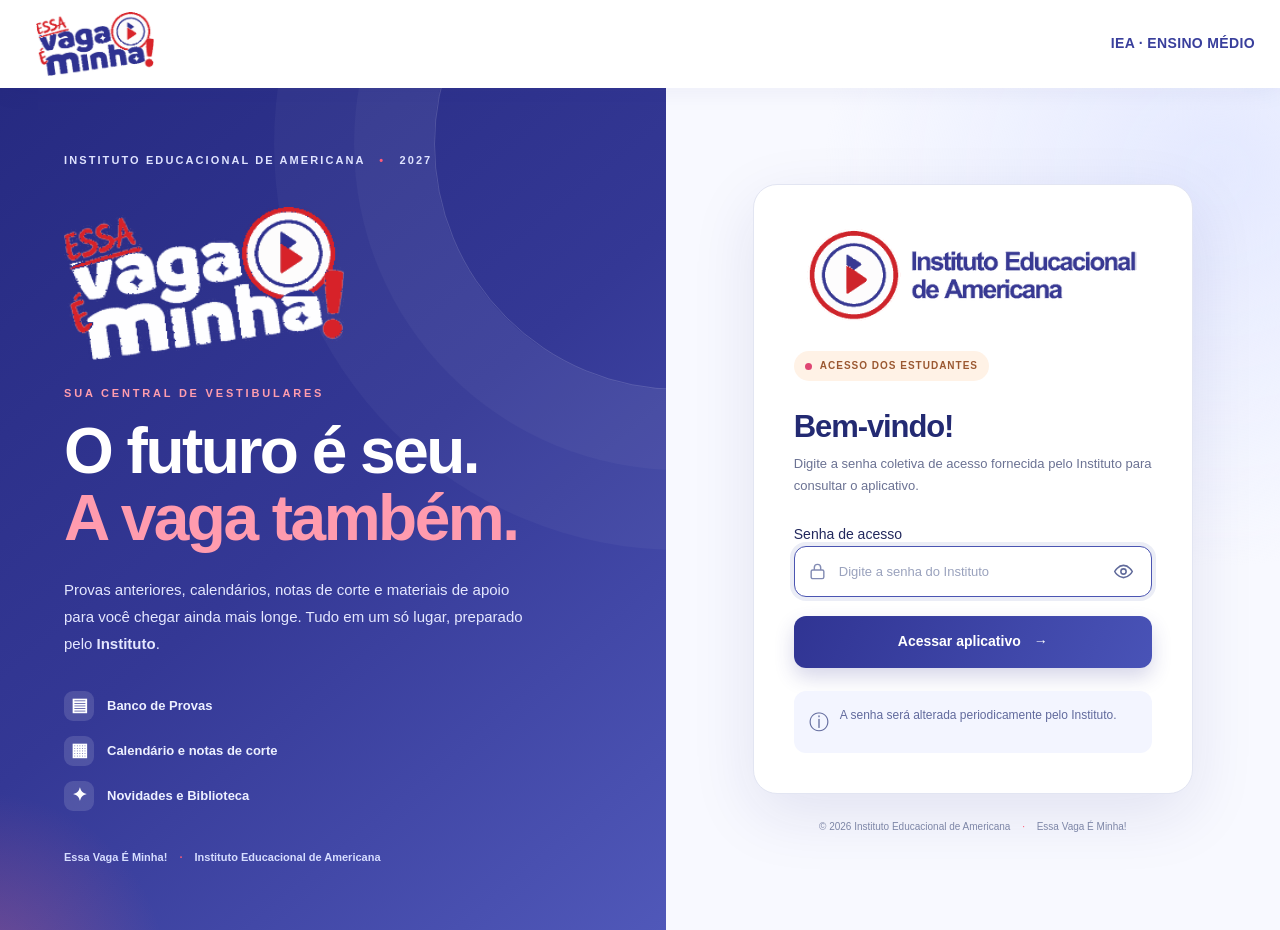
<file: index.html>
<!doctype html>
<html lang="pt-BR" class="acesso-pendente">
<head>
  <meta charset="utf-8">
  <meta name="viewport" content="width=device-width,initial-scale=1,viewport-fit=cover">
  <meta name="theme-color" content="#303493">
  <meta name="description" content="Essa Vaga É Minha! — materiais, provas anteriores, datas e notas de corte para quem vai prestar vestibular.">
  <meta name="apple-mobile-web-app-capable" content="yes">
  <meta name="apple-mobile-web-app-status-bar-style" content="default">
  <meta name="apple-mobile-web-app-title" content="Minha Vaga">
  <link rel="icon" href="./icon-192.png" type="image/png">
  <link rel="apple-touch-icon" href="./apple-touch-icon.png">
  <link rel="manifest" href="./manifest.webmanifest">
  <link rel="stylesheet" href="./styles.css?v=15">
  <link rel="stylesheet" href="./premium.css?v=22">
  <style>html.acesso-pendente body{visibility:hidden}</style>
  <script src="./app-gate.js?v=3"></script>
  <title>Essa Vaga É Minha! — Instituto Educacional</title>
</head>
<body>
  <div class="app-layout">
    <aside class="sidebar" aria-label="Menu principal">
      <div class="brand"><img src="./assets/essa-vaga-logo.png" alt="Essa Vaga É Minha!" class="sidebar-project-logo"><small>ENSINO MÉDIO • IEA</small><div class="brand-institute"><img src="./assets/iea-horizontal.png?v=13" alt="Instituto Educacional de Americana"></div></div>
      <p class="side-label">EXPLORAR</p>
      <nav class="desktop-nav" id="desktop-nav" aria-label="Seções">
        <button type="button" data-route="inicio" class="active"><span aria-hidden="true">⌂</span> Início</button>
        <button type="button" data-route="provas"><span aria-hidden="true">🗂</span> Banco de provas</button>
        <button type="button" data-route="calendario"><span aria-hidden="true">🗓</span> Calendário</button>
        <button type="button" data-route="olimpiadas"><span aria-hidden="true">🏅</span> Olimpíadas</button>
        <button type="button" data-route="notas"><span aria-hidden="true">📊</span> Notas de corte</button>
        <button type="button" data-route="biblioteca"><span aria-hidden="true">📚</span> Biblioteca e Serviços</button>
      </nav>
      <div class="sidebar-bottom"><div class="side-note"><span>✦</span><strong>Seu futuro começa com uma escolha.</strong><p>Estude, pratique e conquiste a sua vaga.</p></div></div>
    </aside>
    <div class="main-shell">
      <header class="topbar"><div class="mobile-brand"><img src="./assets/iea-horizontal.png?v=13" class="mobile-iea" alt="Instituto Educacional de Americana"><strong>Essa Vaga É Minha!</strong></div><div class="topbar-left"><img src="./assets/iea-horizontal.png?v=13" class="header-iea" alt="Instituto Educacional de Americana"><span class="topline">Projeto de orientação para vestibulares</span></div><div class="topbar-right"><button type="button" class="outline-btn" id="install-open">＋ Instalar app</button></div></header>
      <main id="main-content" tabindex="-1">
        <section id="hero" class="hero premium-hero">
  <div class="premium-ambient ambient-one" aria-hidden="true"></div>
  <div class="premium-ambient ambient-two" aria-hidden="true"></div>
  <div class="hero-copy premium-hero-copy">
    <span class="hero-kicker"><span class="live-dot"></span> IEA • SUA JORNADA COMEÇA AQUI</span>
    <div class="premium-hero-greeting">Olá, vestibulando! <span aria-hidden="true">✦</span></div>
    <h1>O futuro é seu.<br><em>A vaga também.</em></h1>
    <p>Seu espaço para organizar os estudos, acompanhar as datas e se preparar para as melhores universidades.</p>
    <div class="premium-hero-buttons">
      <button type="button" data-jump="calendario" class="hero-button">Ver calendário <span aria-hidden="true">↗</span></button>
      <button type="button" data-jump="notas" class="premium-ghost-button">Notas de corte <span aria-hidden="true">→</span></button>
    </div>
  </div>
  <div class="premium-hero-art" aria-hidden="true">
    <div class="hero-halo halo-outer"></div><div class="hero-halo halo-inner"></div>
    <div class="hero-brand-glass"><img src="./assets/essa-vaga-logo.png" alt=""></div>
    <div class="hero-year-chip"><span>SEU ANO</span><strong>2027</strong></div>
    <div class="hero-star hero-spark-one">✦</div><div class="hero-star hero-spark-two">✧</div>
  </div>
</section>

        <section id="novidades-section" class="novidades-section" hidden aria-label="Novidades do Essa Vaga É Minha!">
          <div class="novidades-heading">
            <div><span class="novidades-eyebrow"><span class="novidades-indicator" aria-hidden="true"></span> ACONTECEU AGORA</span><h2>Novidades</h2></div>
            <p>Fique por dentro das últimas atualizações para sua preparação.</p>
          </div>
          <div id="novidades-carousel" class="novidades-carousel" role="region" aria-roledescription="carrossel" aria-label="Novidades e comunicados da página inicial">
            <button id="novidades-prev" class="novidades-nav novidades-prev" type="button" aria-label="Ver novidade anterior" hidden><span aria-hidden="true">‹</span></button>
            <div id="novidades-list" class="novidades-list" aria-live="off"></div>
            <button id="novidades-next" class="novidades-nav novidades-next" type="button" aria-label="Ver próxima novidade" hidden><span aria-hidden="true">›</span></button>
          </div>
          <div id="novidades-footer" class="novidades-footer" hidden>
            <div id="novidades-dots" class="novidades-dots" aria-label="Escolher novidade"></div>
            <span id="novidades-counter" class="novidades-counter">1 de 1</span>
          </div>
        </section>
        <section class="finder"><label for="search" class="sr-only">Buscar materiais e vestibulares</label><span class="search-symbol" aria-hidden="true">⌕</span><input type="search" id="search" placeholder="Pesquise uma universidade, prova ou material..." autocomplete="off"><button type="button" id="clear-search" class="clear-search" aria-label="Limpar busca" hidden>✕</button></section>
        <section class="view-head"><div><p class="section-kicker" id="view-kicker">COMECE POR AQUI</p><h2 id="view-title">Tudo para sua aprovação</h2><p id="view-description" class="muted">Escolha uma área e acesse os materiais que você precisa.</p></div><div class="total-pill" id="total-pill">17 recursos</div></section>
        <div id="quick-actions" class="quick-actions" aria-label="Acessos rápidos"></div>

<section id="home-showcase" class="home-showcase" hidden aria-label="Universidades e datas em destaque">
  <div class="home-showcase-heading">
    <div><p class="premium-section-eyebrow">ESCOLHA SEU DESTINO</p><h2>Universidades e exames</h2><p>Conheça os principais processos seletivos e explore o calendário.</p></div>
    <button type="button" data-jump="calendario" class="premium-inline-action">Ver calendário <span aria-hidden="true">↗</span></button>
  </div>
  <div class="home-university-grid">
    <button type="button" class="university-card university-usp" data-jump="calendario" data-calendar-focus="usp" aria-label="Ver datas da USP no calendário">
      <span class="uni-top-line"><span class="uni-type">FUVEST</span><span class="uni-forward" aria-hidden="true">↗</span></span>
      <img src="./assets/logo-usp.svg" alt="Logo da USP" class="uni-logo">
      <span class="uni-name">Universidade de São Paulo</span>
      <span class="uni-bottom"><strong>USP</strong><span>Calendário 2027</span></span>
    </button>
    <button type="button" class="university-card university-unicamp" data-jump="calendario" data-calendar-focus="unicamp" aria-label="Ver datas da UNICAMP no calendário">
      <span class="uni-top-line"><span class="uni-type">COMVEST</span><span class="uni-forward" aria-hidden="true">↗</span></span>
      <img src="./assets/logo-unicamp.svg" alt="Logo da UNICAMP" class="uni-logo">
      <span class="uni-name">Universidade Estadual de Campinas</span>
      <span class="uni-bottom"><strong>UNICAMP</strong><span>Calendário 2027</span></span>
    </button>
    <button type="button" class="university-card university-unesp" data-jump="calendario" data-calendar-focus="unesp" aria-label="Ver datas da UNESP no calendário">
      <span class="uni-top-line"><span class="uni-type">VUNESP</span><span class="uni-forward" aria-hidden="true">↗</span></span>
      <img src="./assets/logo-unesp.svg" alt="Logo da UNESP" class="uni-logo">
      <span class="uni-name">Universidade Estadual Paulista</span>
      <span class="uni-bottom"><strong>UNESP</strong><span>Calendário 2027</span></span>
    </button>
    <button type="button" class="university-card university-enem" data-jump="calendario" data-calendar-focus="enem" aria-label="Ver datas do ENEM no calendário">
      <span class="uni-top-line"><span class="uni-type">EXAME NACIONAL</span><span class="uni-forward" aria-hidden="true">↗</span></span>
      <img src="./assets/logo-enem.svg" alt="Logo do ENEM" class="uni-logo">
      <span class="uni-name">Exame Nacional do Ensino Médio</span>
      <span class="uni-bottom"><strong>ENEM</strong><span>Calendário 2027</span></span>
    </button>
  </div>
  <div class="premium-study-row">
    <div class="premium-dates-panel">
      <div class="premium-panel-head"><div><span class="premium-section-eyebrow">FIQUE DE OLHO</span><h3>Próximas datas</h3></div><span class="premium-head-icon" aria-hidden="true">▦</span></div>
      <div id="home-date-list" class="premium-date-list" aria-live="polite"></div>
      <button type="button" data-jump="calendario" class="premium-panel-link">Abrir calendário completo <span aria-hidden="true">→</span></button>
    </div>
    <div class="premium-motivation-panel">
      <div class="motivation-orbit" aria-hidden="true"></div>
      <span class="motivation-symbol" aria-hidden="true">✦</span>
      <p class="premium-section-eyebrow">UM PASSO DE CADA VEZ</p>
      <h3>O próximo capítulo da sua história começa aqui.</h3>
      <p>Pratique com provas anteriores e transforme cada exercício em preparação.</p>
      <button type="button" data-jump="provas">Explorar banco de provas <span aria-hidden="true">↗</span></button>
    </div>
  </div>
</section>



        <section id="olympiad-app" class="olympiad-app" aria-labelledby="olympiad-title" hidden>
          <div class="olympiad-intro">
            <div>
              <span class="olympiad-kicker">IEA • COMPETIÇÕES ACADÊMICAS</span>
              <h3 id="olympiad-title">Olimpíadas Acadêmicas</h3>
              <p>Acompanhe inscrições, provas e resultados das olimpíadas das quais o Instituto participa.</p>
            </div>
            <div class="olympiad-year" id="olympiad-year" aria-label="Ano de referência">2027</div>
          </div>
          <div class="olympiad-toolbar" aria-label="Filtros do calendário olímpico">
            <label><span>Pesquisar olimpíada</span><input id="olympiad-search" type="search" autocomplete="off" placeholder="Nome ou sigla da olimpíada..."></label>
            <label><span>Área do conhecimento</span><select id="olympiad-area"><option value="todas">Todas as áreas</option></select></label>
            <label><span>Inscrições</span><select id="olympiad-status"><option value="todas">Todas as situações</option><option value="abertas">Inscrições abertas</option><option value="futuras">Em breve</option><option value="encerradas">Encerradas</option><option value="a-confirmar">A confirmar</option></select></label>
            <button type="button" id="olympiad-reset" class="olympiad-reset">Limpar filtros</button>
          </div>
          <div class="olympiad-table-header"><strong>Calendário das olimpíadas</strong><span id="olympiad-count" aria-live="polite">11 olimpíadas</span></div>
          <p class="olympiad-mobile-help">Toque no nome de uma olimpíada para consultar etapas, inscrições e resultados.</p>
           <div id="olympiad-mobile-list" class="olympiad-mobile-list" aria-label="Olimpíadas acadêmicas em formato expansível"></div>
           <div class="olympiad-table-scroll" role="region" aria-label="Tabela de olimpíadas acadêmicas" tabindex="0">
            <table class="olympiad-table">
              <thead><tr>
                <th scope="col">Nome da olimpíada</th>
                <th scope="col">Data da prova</th>
                <th scope="col">Formato da prova</th>
                <th scope="col">Período de inscrição</th>
                <th scope="col">Como se inscrever</th>
                <th scope="col">Resultado</th>
              </tr></thead>
              <tbody id="olympiad-tbody"></tbody>
            </table>
          </div>
          <p id="olympiad-empty" class="olympiad-empty" hidden>Nenhuma olimpíada corresponde aos filtros escolhidos.</p>
          
          <p class="olympiad-disclaimer"><span aria-hidden="true">ⓘ</span> As datas, o formato e as inscrições serão atualizados pela Coordenação conforme a confirmação dos regulamentos de cada olimpíada. “A confirmar” significa que ainda não há informação validada para este calendário.</p>
        </section>
        <section id="calendar-app" class="calendar-app" hidden aria-label="Calendário de vestibulares 2027">
          <div class="calendar-intro">
            <div><span class="calendar-eyebrow">GUIA DE DATAS • INGRESSO 2027</span><h3>Programe-se para os vestibulares</h3><p>Inscrições, provas, resultados e chamadas reunidos em um só lugar, sem precisar abrir uma imagem.</p></div>
            <span class="calendar-year">2027</span>
          </div>
          <div class="calendar-toolbar">
            <span class="calendar-filter-label">Escolha uma prova</span>
            <div class="calendar-filters" role="group" aria-label="Filtrar calendário por exame">
              <button type="button" class="selected" data-calendar-filter="todos" aria-pressed="true">Todos</button>
              <button type="button" data-calendar-filter="unicamp" aria-pressed="false">UNICAMP</button>
              <button type="button" data-calendar-filter="usp" aria-pressed="false">USP</button>
              <button type="button" data-calendar-filter="enem" aria-pressed="false">ENEM</button>
              <button type="button" data-calendar-filter="unesp" aria-pressed="false">UNESP</button>
            </div>
          </div>
          <div class="calendar-list-head"><strong>Em ordem da 1ª prova</strong><span id="calendar-count" aria-live="polite">4 calendários</span></div>
          <div class="calendar-grid">
            <article class="calendar-card calendar-unicamp" data-calendar-institution="unicamp">
              <div class="calendar-card-head"><div><span class="calendar-card-kind">UNIVERSIDADE ESTADUAL DE CAMPINAS</span><h4>UNICAMP</h4></div><span class="calendar-card-mark"><img class="calendar-card-logo" src="./assets/logo-unicamp.svg" alt="Logotipo da UNICAMP" loading="lazy" decoding="async"></span></div>
              <dl class="calendar-details">
                <div><dt>Inscrições</dt><dd>03 a 31 de agosto de 2026</dd></div>
                <div><dt>1ª fase</dt><dd><strong>18 de outubro de 2026</strong></dd></div>
                <div><dt>2ª fase</dt><dd>29 e 30 de novembro de 2026</dd></div>
              </dl>
              <div class="calendar-card-notes"><strong>Outras datas</strong><p>Provas de habilidades específicas: <b>02 a 04/12/2026</b></p><p>1ª chamada: <b>25/01/2027</b></p></div>
            </article>
            <article class="calendar-card calendar-usp" data-calendar-institution="usp">
              <div class="calendar-card-head"><div><span class="calendar-card-kind">UNIVERSIDADE DE SÃO PAULO • FUVEST</span><h4>USP</h4></div><span class="calendar-card-mark"><img class="calendar-card-logo" src="./assets/logo-usp.svg?v=11" alt="Logotipo da USP" loading="lazy" decoding="async"></span></div>
              <dl class="calendar-details">
                <div><dt>Inscrições</dt><dd>17 de agosto a 09 de outubro de 2026</dd></div>
                <div><dt>1ª fase</dt><dd><strong>1º de novembro de 2026</strong></dd></div>
                <div><dt>2ª fase</dt><dd>06 e 07 de dezembro de 2026</dd></div>
              </dl>
              <div class="calendar-card-notes"><strong>Outras informações</strong><p>1ª fase: <b>80 questões</b> (mudança no formato)</p><p>1ª chamada: <b>26/01/2027</b></p></div>
            </article>
            <article class="calendar-card calendar-enem" data-calendar-institution="enem">
              <div class="calendar-card-head"><div><span class="calendar-card-kind">EXAME NACIONAL DO ENSINO MÉDIO</span><h4>ENEM</h4></div><span class="calendar-card-mark"><img class="calendar-card-logo" src="./assets/logo-enem.svg" alt="Logotipo do ENEM" loading="lazy" decoding="async"></span></div>
              <dl class="calendar-details">
                <div><dt>Inscrições</dt><dd>25 de maio a 06 de junho de 2026</dd></div>
                <div><dt>Prova 1 (P1)</dt><dd><strong>08 de novembro de 2026</strong></dd></div>
                <div><dt>Prova 2 (P2)</dt><dd><strong>15 de novembro de 2026</strong></dd></div>
              </dl>
              <div class="calendar-card-notes"><strong>Conteúdo das provas</strong><p>P1: Linguagens, Ciências Humanas e Redação</p><p>P2: Ciências da Natureza e Matemática</p></div>
            </article>
            <article class="calendar-card calendar-unesp" data-calendar-institution="unesp">
              <div class="calendar-card-head"><div><span class="calendar-card-kind">UNIVERSIDADE ESTADUAL PAULISTA</span><h4>UNESP</h4></div><span class="calendar-card-mark"><img class="calendar-card-logo" src="./assets/logo-unesp.svg" alt="Logotipo da UNESP" loading="lazy" decoding="async"></span></div>
              <dl class="calendar-details">
                <div><dt>Inscrições</dt><dd>04 de setembro a 08 de outubro de 2026</dd></div>
                <div><dt>1ª fase</dt><dd><strong>22 de novembro de 2026</strong></dd></div>
                <div><dt>2ª fase</dt><dd>13 e 14 de dezembro de 2026</dd></div>
              </dl>
              <div class="calendar-card-notes"><strong>Outras datas</strong><p>Resultado final: <b>29/01/2027</b></p></div>
            </article>
          </div>
          <div class="calendar-disclaimer"><span aria-hidden="true">ⓘ</span><p>Calendário transcrito da tabela fornecida pelo Instituto. Os prazos e regras podem ser alterados pelas organizadoras; confirme sempre os editais e comunicados oficiais.</p></div>
        </section>
        <section id="cutoff-app" class="cutoff-app" hidden aria-label="Notas de corte por universidade">
          <div class="cutoff-uni-tabs" role="tablist" aria-label="Escolha a universidade"><button type="button" role="tab" data-uni="USP" aria-selected="true" class="selected">USP</button><button type="button" role="tab" data-uni="UNESP" aria-selected="false">UNESP</button><button type="button" role="tab" data-uni="UNICAMP" aria-selected="false">UNICAMP</button></div>
          <div id="cutoff-records">
            <div class="cutoff-title"><div><p class="cutoff-small" id="cutoff-kicker">FUVEST • DADOS HISTÓRICOS</p><div class="cutoff-heading-line"><h3 id="cutoff-heading">Notas de corte — USP</h3><span id="cutoff-update" class="cutoff-update" hidden>Atualização 2027</span></div><p id="cutoff-description">Nota mínima na <strong>1ª fase</strong> para convocação à <strong>2ª fase</strong> • <strong>Ampla Concorrência</strong> • 2020–2027</p></div><div class="cutoff-mark" id="cutoff-mark">AC <small>somente</small></div></div>
            <p id="cutoff-exam-change" class="cutoff-exam-change" role="note" hidden><strong>Importante — a FUVEST mudou o número de questões da 1ª fase.</strong> A partir do Vestibular 2027, a prova passou a ter <strong>80 questões</strong>. De 2020 a 2026, eram <strong>90 questões</strong>. Portanto, as notas de corte em número de acertos <strong>não devem ser comparadas diretamente</strong> entre 2027 e os anos anteriores.</p>
            <div class="cutoff-controls"><label class="cutoff-query"><span>Pesquisar curso ou carreira</span><input type="search" id="cutoff-search" placeholder="Ex.: Medicina, Direito, Arquitetura..." autocomplete="off"></label><label class="cutoff-sort"><span>Ordenar por</span><select id="cutoff-sort"><option value="az">Nome (A–Z)</option><option value="2027-desc">Maior nota em 2027</option><option value="2027-asc">Menor nota em 2027</option></select></label><label class="cutoff-complete"><input type="checkbox" id="cutoff-full"> <span id="cutoff-full-label">Apenas carreiras com os oito anos</span></label></div>
            <div class="cutoff-table-top"><span id="cutoff-count" aria-live="polite"></span><button type="button" class="outline-btn" id="cutoff-export">↓ Exportar CSV</button></div>
            <div class="cutoff-table-wrap" role="region" tabindex="0" aria-label="Tabela de notas de corte da USP, com rolagem horizontal"><table class="cutoff-table"><thead><tr><th scope="col" class="course-col" id="cutoff-course-header">Carreira / curso</th><th scope="col" class="latest-year">2027 (80q)</th><th scope="col">2025</th><th scope="col">2024</th><th scope="col">2023</th><th scope="col">2022</th><th scope="col">2021</th><th scope="col">2020</th></tr></thead><tbody id="cutoff-tbody"></tbody></table></div>
            <p id="cutoff-empty" class="cutoff-no-results" hidden>Nenhuma carreira encontrada para os filtros aplicados.</p><div class="cutoff-legend"><span id="cutoff-legend-missing">— : sem informação equivalente nesta carreira / ano</span><span id="cutoff-legend-units">FUVEST 2020–2026: 90 questões; FUVEST 2027: 80 questões.</span></div>
            <div class="cutoff-info" id="cutoff-info"><strong>Atenção à comparação entre anos.</strong> A FUVEST alterou códigos e agrupamentos de carreiras. Quando não houve equivalência direta e segura entre uma carreira antiga e outra recente, mantivemos os registros separados, sem completar artificialmente as células vazias. Algumas carreiras reúnem vários cursos ou campi. Estes valores representam o corte da 1ª fase para convocação à 2ª fase, não a classificação final.</div>
            <div class="cutoff-sources" id="cutoff-sources-usp"><strong>Fontes dos dados:</strong><a href="./fontes/usp-2020-2024.pdf" target="_blank" rel="noopener">Tabela 2020–2024 (fornecida)</a><a href="./fontes/usp-2025.pdf" target="_blank" rel="noopener">FUVEST 2025 (PDF enviado)</a><a href="https://www.fuvest.br/wp-content/uploads/fuvest2026_notas_de_corte.pdf" target="_blank" rel="noopener">FUVEST 2026 (oficial) ↗</a><a href="https://www.fuvest.br/wp-content/uploads/fuvest2027-notas-de-corte.pdf" target="_blank" rel="noopener">FUVEST 2027 — notas de corte oficiais ↗</a></div>
            <div class="cutoff-sources" id="cutoff-sources-unesp" hidden><strong>Fontes dos dados:</strong><a href="./fontes/unesp-2020-2024.pdf" target="_blank" rel="noopener">UNESP 2020–2024 (compilação do Instituto)</a><a href="./fontes/unesp-2025.pdf" target="_blank" rel="noopener">UNESP 2025 (SU, PDF enviado)</a><a href="https://documento.vunesp.com.br/documento/stream/NzQ4OTk4Ng%3D%3D" target="_blank" rel="noopener">VUNESP 2026 (SU, oficial) ↗</a><a href="https://www.curso-objetivo.br/vestibular/assets/download/notas-corte/unesp-nota-de-corte-2026.pdf" target="_blank" rel="noopener">Objetivo 2026 (consulta alternativa) ↗</a></div>
            <div class="cutoff-sources" id="cutoff-sources-unicamp" hidden><strong>Fontes dos dados:</strong><a href="./fontes/unicamp-2020-2024.pdf" target="_blank" rel="noopener">UNICAMP 2020–2024 (fornecida)</a><a href="./fontes/unicamp-2025.pdf" target="_blank" rel="noopener">UNICAMP 2025 (PDF enviado)</a><a href="https://www.comvest.unicamp.br/ingresso-2026/vestibular-2026/numero-de-acertos-para-2a-fase/" target="_blank" rel="noopener">COMVEST 2026 (oficial) ↗</a><a href="./fontes/unicamp-2027-paais0.csv" target="_blank" rel="noopener" download>COMVEST 2027 — PAAIS 0 (CSV) ↓</a><a href="https://www.comvest.unicamp.br/ingresso-2027/vestibular-2027/" target="_blank" rel="noopener noreferrer">Vestibular UNICAMP 2027 • site oficial ↗</a></div>
          </div>
          <div id="cutoff-other" class="cutoff-placeholder" hidden><div class="cutoff-placeholder-mark">▦</div><h3 id="cutoff-other-title">UNESP</h3><p>A tabela da UNESP está preparada para receber os dados oficiais de ampla concorrência, sem valores fictícios.</p><p>Envie a próxima planilha ou relatório para preencher os anos.</p></div>
        </section>
        <div id="tips" class="tips-panel" hidden><div class="tips-symbol">✦</div><div><strong>Uma dica para começar</strong><p>Resolva uma prova anterior cronometrando o tempo e revise os erros depois. A prática ajuda a identificar os conteúdos que precisam de reforço.</p></div></div>
        <div id="category-filter" class="category-filter" aria-label="Filtrar materiais" hidden></div>

        <section id="library-tutorials" class="library-tutorials" aria-labelledby="library-tutorials-title" hidden>
          <div class="library-tutorials-heading">
            <div>
              <p class="section-kicker">APRENDA A UTILIZAR AS PLATAFORMAS</p>
              <h3 id="library-tutorials-title">Tutoriais</h3>
              <p>Escolha um vídeo para assistir diretamente no Google Drive.</p>
            </div>
            <span class="library-tutorials-count">3 vídeos</span>
          </div>
          <div class="library-tutorials-links">
            <a class="library-tutorial-link" href="https://drive.google.com/file/d/1dAx4t9Y2zrNC2yJOpIrb-h8NyVnavbf3/view?usp=drive_link" target="_blank" rel="noopener noreferrer" aria-label="Assistir ao tutorial do ClassApp no Google Drive, em nova aba"><span class="tutorial-play" aria-hidden="true">▶</span><strong>ClassApp</strong><span class="tutorial-external" aria-hidden="true">↗</span></a>
            <a class="library-tutorial-link" href="https://drive.google.com/file/d/1jzblAhYUTwoLZXdfmrqYFBtMRtc-SWWf/view?usp=drive_link" target="_blank" rel="noopener noreferrer" aria-label="Assistir ao tutorial do EduConnect no Google Drive, em nova aba"><span class="tutorial-play" aria-hidden="true">▶</span><strong>EduConnect</strong><span class="tutorial-external" aria-hidden="true">↗</span></a>
            <a class="library-tutorial-link" href="https://drive.google.com/file/d/1Ah2XIbM4_G2HE_mlbXnry1aBTE4DzDo2/view?usp=drive_link" target="_blank" rel="noopener noreferrer" aria-label="Assistir ao tutorial do MeuBernoulli no Google Drive, em nova aba"><span class="tutorial-play" aria-hidden="true">▶</span><strong>MeuBernoulli</strong><span class="tutorial-external" aria-hidden="true">↗</span></a>
          </div>
        </section>
        <section id="results-section" aria-label="Materiais disponíveis"><div class="section-row"><h3 id="results-title">Materiais em destaque</h3><span class="muted" id="results-counter"></span></div><div id="card-grid" class="card-grid"></div><div id="empty-state" class="empty-state" hidden><div>⌕</div><h3>Nenhum material encontrado</h3><p>Experimente buscar por uma instituição ou outro termo.</p><button type="button" id="reset-search" class="outline-btn">Limpar filtros</button></div></section>
        <section class="footer-line"><span>Feito para apoiar sua preparação. ✦</span><span>Projeto “Essa Vaga É Minha!” · IEA</span></section>
      </main>
    </div>
  </div>
  <nav class="bottom-nav" aria-label="Navegação móvel"><button type="button" data-route="inicio" class="active"><span>⌂</span>Início</button><button type="button" data-route="provas"><span>🗂</span>Provas</button><button type="button" data-route="calendario"><span>🗓</span>Calendário</button><button type="button" data-route="notas"><span>📊</span>Notas</button><button type="button" id="more-open"><span>☰</span>Mais</button></nav>
  <dialog id="more-dialog" class="modal"><div class="modal-head"><div><p class="section-kicker">MAIS OPÇÕES</p><h2>Explorar</h2></div><button type="button" class="close-btn" data-close="more-dialog" aria-label="Fechar">✕</button></div><div class="more-actions"><button type="button" data-jump="olimpiadas">🏅 Olimpíadas Acadêmicas</button><button type="button" data-jump="biblioteca">📚 Biblioteca e Serviços</button></div></dialog>
  <dialog id="install-dialog" class="modal"><div class="modal-head"><div><p class="section-kicker">ACESSO RÁPIDO</p><h2>Instale no celular</h2></div><button type="button" class="close-btn" data-close="install-dialog" aria-label="Fechar">✕</button></div><div class="modal-body"><p>Depois de publicar este aplicativo em um endereço HTTPS, você pode adicioná-lo à tela inicial:</p><p><strong>Android (Chrome):</strong> abra o menu ⋮ e selecione “Instalar app” ou “Adicionar à tela inicial”.</p><p><strong>iPhone (Safari):</strong> toque em Compartilhar e escolha “Adicionar à Tela de Início”.</p><p class="muted small">Os links externos, como Google Drive e SISU, exigem internet e podem pedir acesso.</p><button type="button" id="native-install" class="primary-btn" hidden>Instalar agora</button></div></dialog>
  <div id="toast" class="toast" role="status" aria-live="polite"></div>
  <script src="./data.js?v=38"></script><script src="./usp-notas.js?v=2027-80q"></script><script src="./unicamp-notas.js?v=13"></script><script src="./unesp-notas.js"></script><script src="./novidades.js?v=15"></script><script src="./gestao-dados.js?v=20"></script><script src="./olimpiadas.js?v=2"></script><script src="./app.js?v=45"></script><script src="./retorno-login.js?v=1"></script>
</body>
</html>
</file>
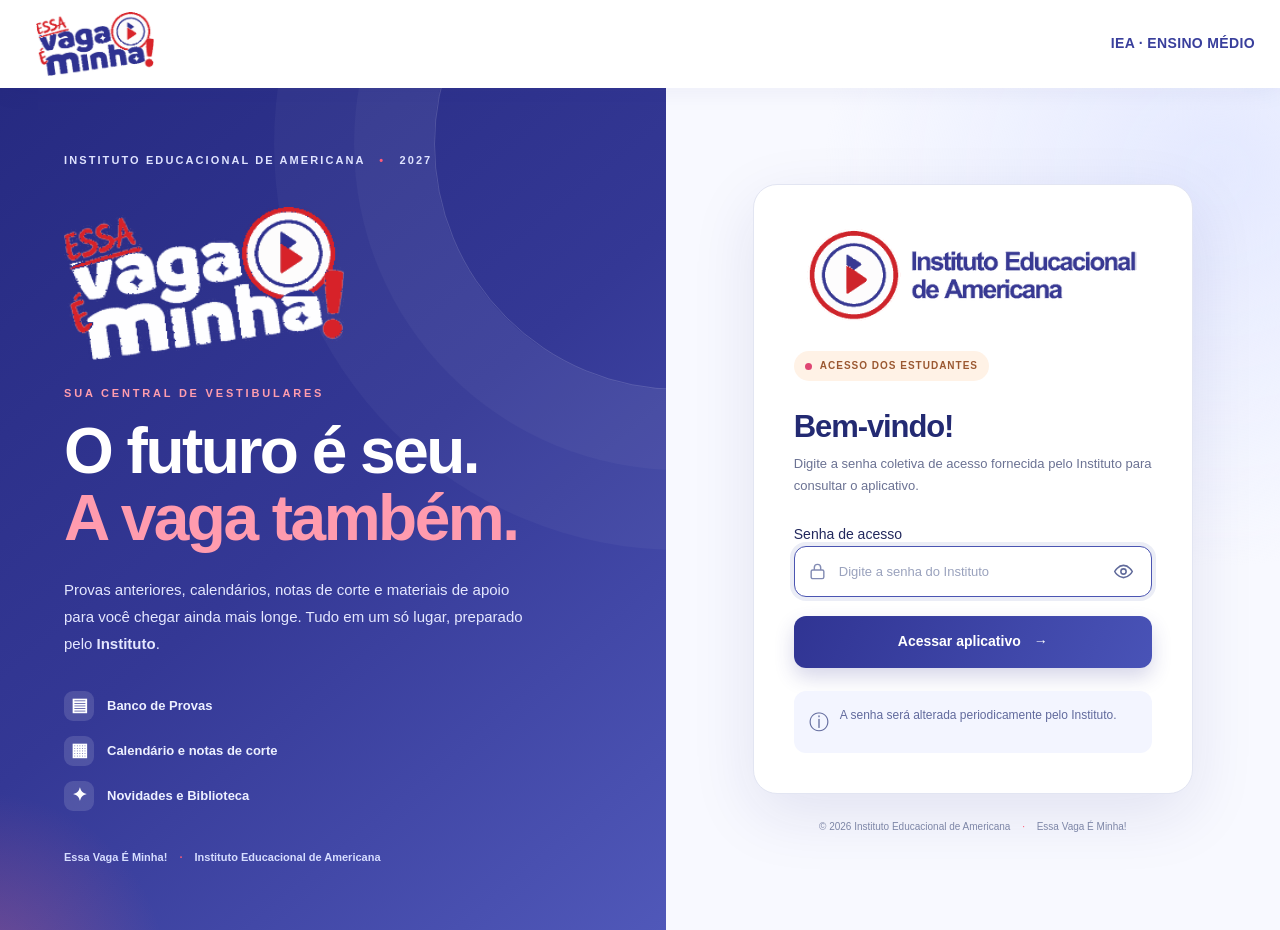
<file: acervo.html>
<!doctype html>
<html lang="pt-BR" class="acesso-pendente">
<head>
 <meta charset="utf-8">
 <meta name="viewport" content="width=device-width,initial-scale=1,viewport-fit=cover">
 <meta name="theme-color" content="#303493">
 <meta name="description" content="Banco de Provas do Essa Vaga É Minha!: escolha o vestibular, selecione o ano e acesse os PDFs diretamente no site.">
 <meta name="robots" content="index,follow">
 <title>Banco de Provas • Essa Vaga É Minha!</title>
 <link rel="icon" href="./icon-192.png" type="image/png">
 <link rel="manifest" href="./manifest.webmanifest">
 <link rel="stylesheet" href="./acervo.css?v=5">
 <style>html.acesso-pendente body{visibility:hidden}</style>
 <script src="./app-gate.js?v=3"></script>
</head>
<body>
 <header class="site-header">
  <a class="home-brand" href="./#/provas" aria-label="Voltar ao Banco de Provas">
    <img src="./assets/essa-vaga-logo.png" alt="Essa Vaga É Minha!" loading="eager">
  </a>
  <div class="brand-label"><span>INSTITUTO EDUCACIONAL DE AMERICANA</span><strong>Banco de Provas</strong></div>
  <a class="header-back" href="./#/provas"><span aria-hidden="true">←</span> Voltar ao aplicativo</a>
 </header>
 <main class="page">
  <nav class="breadcrumb" aria-label="Caminho de navegação">
   <a href="./">Início</a><span aria-hidden="true">/</span>
   <a href="./#/provas">Banco de Provas</a><span aria-hidden="true">/</span>
   <span id="breadcrumb-name">Vestibulares</span>
  </nav>
  <section class="hero" aria-labelledby="acervo-title">
   <div class="hero-glow" aria-hidden="true"></div>
   <div class="hero-copy">
    <span class="eyebrow"><span class="dot"></span> ACERVO DE PROVAS ANTERIORES</span>
    <h1 id="acervo-title">Escolha o vestibular.<br><em>Encontre a prova.</em></h1>
    <p id="acervo-subtitle">Selecione uma instituição e o ano para consultar provas, gabaritos e outros arquivos PDF disponíveis no acervo do Instituto.</p>
    <div class="hero-tags"><span>▤ Provas anteriores</span><span>▣ Gabaritos e materiais</span><span>↗ PDF no próprio site</span></div>
   </div>
   <div class="hero-illustration" aria-hidden="true"><span class="sheet sheet-one"></span><span class="sheet sheet-two"></span><span class="sheet sheet-three">PDF</span></div>
  </section>
  <section class="content" aria-label="Navegação no acervo">
   <div class="section-head"><div><span class="section-eyebrow">01 / ESCOLHA A PROVA</span><h2>Vestibulares</h2><p>Qual instituição você deseja consultar?</p></div><span id="institution-count" class="count"></span></div>
   <div id="institution-tabs" class="institution-tabs" role="group" aria-label="Selecionar vestibular"></div>
   <div class="section-head year-head"><div><span class="section-eyebrow">02 / ESCOLHA O ANO</span><h2 id="year-title">Provas por ano</h2><p id="year-subtitle">Selecione o ano da prova para ver os documentos disponíveis.</p></div><span id="year-count" class="count"></span></div>
   <div id="year-tabs" class="year-tabs" role="group" aria-label="Selecionar ano"></div>
   <div id="phase-section" hidden>
     <div class="section-head phase-head"><div><span id="phase-step-eyebrow" class="section-eyebrow">03 / ESCOLHA A FASE</span><h2 id="phase-title">Qual fase deseja estudar?</h2><p id="phase-subtitle">Selecione a 1ª ou a 2ª fase para localizar os PDFs.</p></div></div>
     <div id="phase-tabs" class="phase-tabs" role="group" aria-label="Selecionar fase"></div>
   </div>

   <div id="folder-section" hidden>
     <div class="section-head folder-head"><div><span class="section-eyebrow">PASTAS DO ANO</span><h2 id="folder-title">Subpastas disponíveis</h2><p id="folder-subtitle">Escolha uma pasta para encontrar os arquivos.</p></div><button id="folder-back" type="button" class="folder-back" hidden>← Voltar</button></div>
     <div id="folder-tabs" class="folder-tabs" role="group" aria-label="Navegar pelas subpastas"></div>
   </div>
   <div class="section-head file-head"><div><span class="section-eyebrow">04 / ACESSE OS MATERIAIS</span><h2 id="files-title">Arquivos disponíveis</h2><p id="files-subtitle">Provas e materiais disponíveis no servidor do Instituto.</p></div>
      <label class="search-field"><span aria-hidden="true">⌕</span><input id="file-search" type="search" placeholder="Buscar prova ou gabarito..." aria-label="Pesquisar documento"></label>
   </div>
   <div id="files-list" class="file-list" aria-live="polite"></div>
   <div id="empty-state" class="empty-state" hidden>
      <div class="empty-icon" aria-hidden="true">▤</div><h3 id="empty-title">Estamos organizando este acervo</h3>
      <p id="empty-description">Os PDFs ainda não foram transferidos para o servidor. Enquanto isso, o material anterior continua disponível na pasta do Instituto.</p>
      <a id="legacy-link" class="legacy-button" href="#" target="_blank" rel="noopener noreferrer">Consultar pasta provisória no Google Drive <span aria-hidden="true">↗</span></a>
   </div>
  </section>
  <section class="info-strip">
   <span class="info-icon" aria-hidden="true">ⓘ</span><div><strong>Material de estudo.</strong><p>Confira o vestibular e o ano antes de resolver a prova. Os documentos são organizados conforme os arquivos disponibilizados pelo Instituto e pelas instituições responsáveis.</p></div>
  </section>
  <footer><a href="./">Essa Vaga É Minha! · IEA</a><span>Seu futuro começa com uma escolha. ✦</span></footer>
 </main>
  <nav class="acervo-bottom-nav" aria-label="Navegação principal">
   <a href="./#/inicio"><span aria-hidden="true">⌂</span>Início</a>
   <a href="./#/provas" class="active" aria-current="page"><span aria-hidden="true">🗂</span>Provas</a>
   <a href="./#/calendario"><span aria-hidden="true">🗓</span>Calendário</a>
    <a href="./#/olimpiadas"><span aria-hidden="true">🏅</span>Olimpíadas</a>
   <a href="./#/notas"><span aria-hidden="true">📊</span>Notas</a>
   <button type="button" id="acervo-more-open" aria-haspopup="dialog" aria-controls="acervo-more-dialog"><span aria-hidden="true">☰</span>Mais</button>
  </nav>
  <dialog id="acervo-more-dialog" class="acervo-more-dialog" aria-labelledby="acervo-more-title">
   <div class="acervo-more-head"><h2 id="acervo-more-title">Mais opções</h2><button id="acervo-more-close" type="button" aria-label="Fechar opções">✕</button></div>
   <div class="acervo-more-links">
    <a href="./#/olimpiadas">🏅 Olimpíadas Acadêmicas</a>
    <a href="./#/biblioteca">📚 Biblioteca e Serviços</a>
   </div>
  </dialog>
 <dialog id="pdf-dialog" class="pdf-dialog" aria-labelledby="pdf-dialog-title">
   <div class="viewer-head">
     <div><span>VISUALIZADOR DE DOCUMENTOS</span><h2 id="pdf-dialog-title">Visualizar PDF</h2></div>
     <div class="viewer-actions"><a id="pdf-download" href="#" download>↓ Baixar</a><a id="pdf-external" href="#" target="_blank" rel="noopener">Abrir em nova aba ↗</a><button id="pdf-close" type="button" aria-label="Fechar documento">✕</button></div>
   </div>
   <div id="pdf-loading" class="pdf-loading" role="status" aria-live="polite" hidden></div>
   <iframe id="pdf-frame" title="Visualizador de arquivo PDF" loading="lazy"></iframe>
 </dialog>
 <script src="./acervo-dados.js?v=17"></script>
 <script src="./acervo.js?v=10"></script>
 <script src="./retorno-login.js?v=1"></script>
</body>
</html>
</file>
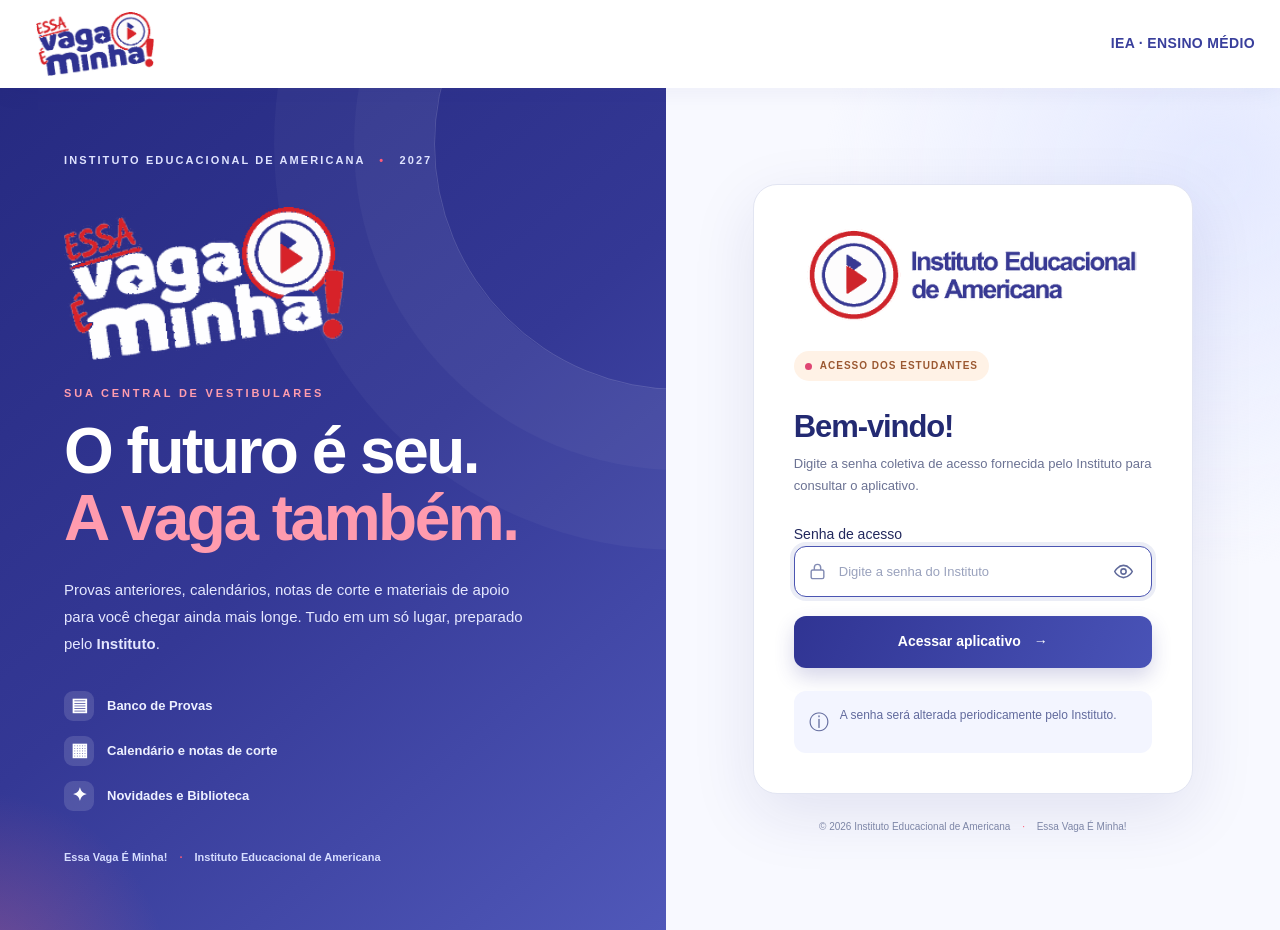
<file: alunos-login.html>
<!doctype html>
<html lang="pt-BR">
<head>
  <meta charset="utf-8">
  <meta name="viewport" content="width=device-width,initial-scale=1,viewport-fit=cover">
  <meta name="robots" content="noindex,nofollow,noarchive">
  <meta name="theme-color" content="#303493">
  <meta name="description" content="Entrada com senha coletiva no aplicativo Essa Vaga É Minha! do Instituto Educacional de Americana.">
  <meta http-equiv="Content-Security-Policy" content="default-src 'self'; script-src 'self'; style-src 'self'; img-src 'self' data:; connect-src 'self'; object-src 'none'; base-uri 'self'; form-action 'self'">
  <title>Acessar aplicativo • Essa Vaga É Minha!</title>
  <link rel="icon" href="./icon-192.png" type="image/png">
  <link rel="manifest" href="./manifest.webmanifest">
  <link rel="stylesheet" href="./painel-login.css?v=1">
  <link rel="stylesheet" href="./alunos-login.css?v=3">
  <script defer src="./alunos-login.js?v=2"></script>
</head>
<body>
  <div class="login-shell">
    <header class="login-header">
      <a class="login-logo-link" href="./alunos-login.html" aria-label="Essa Vaga É Minha!">
        <img src="./assets/essa-vaga-logo.png" alt="Essa Vaga É Minha!">
      </a>
      <span class="student-welcome">IEA · ENSINO MÉDIO</span>
    </header>
    <main class="login-main">
      <section class="intro" aria-label="Bem-vindo ao aplicativo Essa Vaga É Minha">
        <div class="intro-mark">INSTITUTO EDUCACIONAL DE AMERICANA <span>•</span> 2027</div>
        <div class="intro-content">
          <div class="intro-project-logo">
            <img src="./assets/essa-vaga-logo-login.png?v=1" alt="Essa Vaga É Minha!" width="280" height="169" decoding="async">
          </div>
          <span class="eyebrow">SUA CENTRAL DE VESTIBULARES</span>
          <h1>O futuro é seu.<br><span>A vaga também.</span></h1>
          <p>Provas anteriores, calendários, notas de corte e materiais de apoio para você chegar ainda mais longe. Tudo em um só lugar, preparado pelo <strong>Instituto</strong>.</p>
          <div class="intro-features">
            <div><span class="feature-icon" aria-hidden="true">▤</span> Banco de Provas</div>
            <div><span class="feature-icon" aria-hidden="true">▦</span> Calendário e notas de corte</div>
            <div><span class="feature-icon" aria-hidden="true">✦</span> Novidades e Biblioteca</div>
          </div>
        </div>
        <div class="intro-bottom">Essa Vaga É Minha! <span>·</span> Instituto Educacional de Americana</div>
      </section>
      <section class="login-panel" aria-labelledby="student-login-title">
        <div class="card">
          <div class="student-school-logo"><img src="./assets/iea-horizontal.png?v=13" alt="Instituto Educacional de Americana" width="400" height="119" decoding="async"></div>
          <div class="test-label student-mark"><span class="test-dot" aria-hidden="true"></span> ACESSO DOS ESTUDANTES</div>
          <h2 id="student-login-title">Bem-vindo!</h2>
          <p class="subtitle">Digite a senha coletiva de acesso fornecida pelo Instituto para consultar o aplicativo.</p>
          <form id="student-login-form" autocomplete="off">
            <label for="student-login-password">Senha de acesso</label>
            <div class="field-wrapper password-wrapper">
              <svg aria-hidden="true" class="field-icon" width="19" height="19" viewBox="0 0 24 24" fill="none" stroke="currentColor" stroke-width="1.8"><rect x="4" y="10" width="16" height="11" rx="2"/><path d="M8 10V7a4 4 0 0 1 8 0v3"/></svg>
              <input id="student-login-password" type="password" name="password" autocomplete="off" placeholder="Digite a senha do Instituto" required autofocus spellcheck="false" autocapitalize="off">
              <button id="student-login-toggle" class="eye-button" type="button" aria-label="Mostrar senha" aria-pressed="false" title="Mostrar senha">
                <svg class="eye-open" width="21" height="21" viewBox="0 0 24 24" fill="none" stroke="currentColor" stroke-width="1.8" aria-hidden="true"><path d="M2 12s3.5-7 10-7 10 7 10 7-3.5 7-10 7S2 12 2 12z"/><circle cx="12" cy="12" r="3"/></svg>
                <svg class="eye-closed" width="21" height="21" viewBox="0 0 24 24" fill="none" stroke="currentColor" stroke-width="1.8" aria-hidden="true"><path d="m3 3 18 18M9.9 5.2A11 11 0 0 1 12 5c6.5 0 10 7 10 7s-1.1 2.2-3.5 4.2M6.5 6.5C3.5 8.5 2 12 2 12s3.5 7 10 7c1.4 0 2.7-.3 3.9-.8"/><path d="M10 10a3 3 0 0 0 4 4"/></svg>
              </button>
            </div>
            <p id="student-login-error" class="login-error" role="alert" aria-live="polite" hidden></p>
            <p id="student-login-status" class="login-status" role="status" aria-live="polite"></p>
            <button id="student-login-submit" type="submit" class="submit-button">Acessar aplicativo <span aria-hidden="true">→</span></button>
          </form>
          <div class="student-instruction"><span aria-hidden="true">ⓘ</span><p>A senha será alterada periodicamente pelo Instituto.</p></div>
        </div>
        <p class="login-footer">© 2026 Instituto Educacional de Americana <span>·</span> Essa Vaga É Minha!</p>
      </section>
    </main>
  </div>
</body>
</html>
</file>
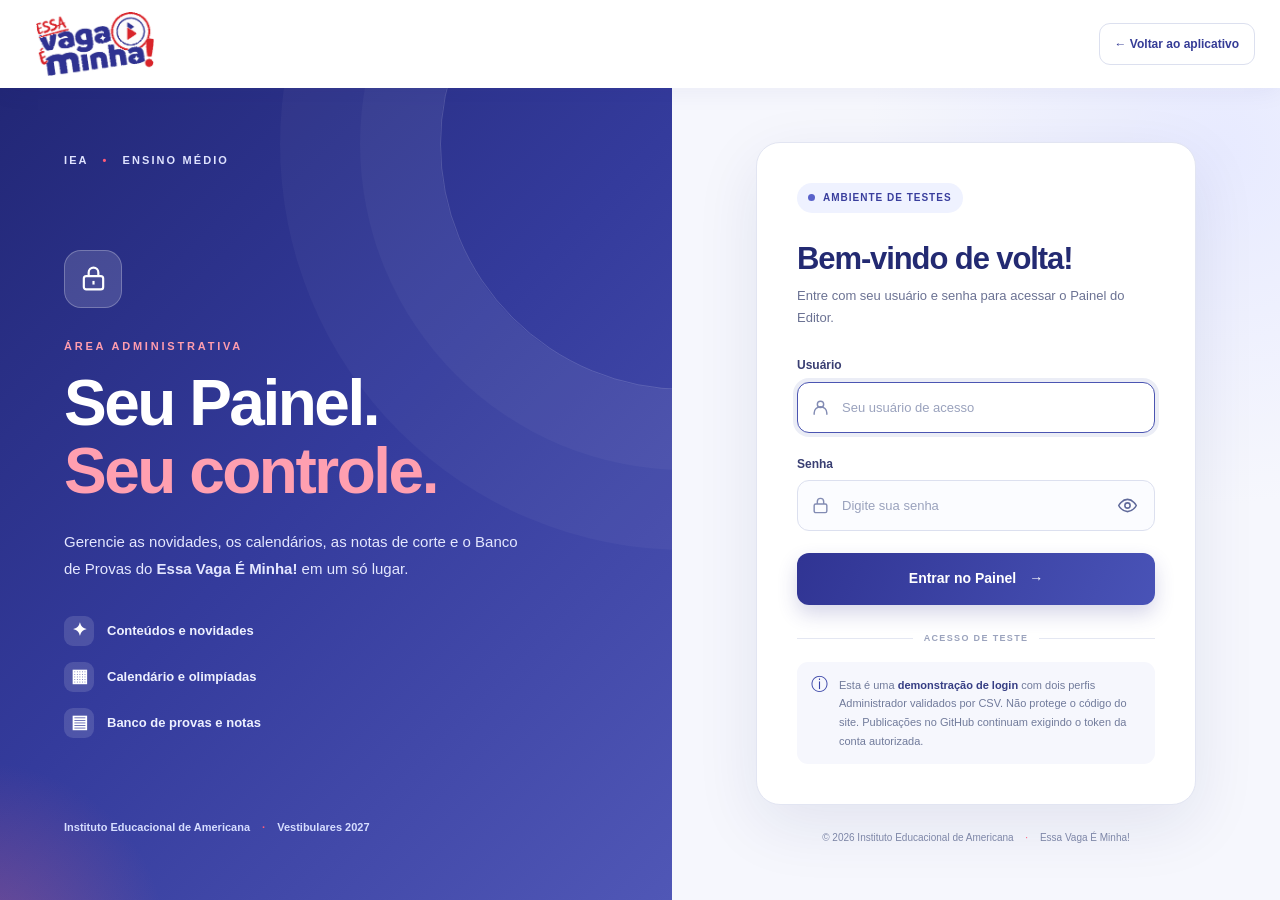
<file: painel-login.html>
<!doctype html>
<html lang="pt-BR">
<head>
  <meta charset="utf-8">
  <meta name="viewport" content="width=device-width,initial-scale=1,viewport-fit=cover">
  <meta name="robots" content="noindex,nofollow,noarchive">
  <meta name="theme-color" content="#303493">
  <meta name="description" content="Tela de login demonstrativa para o Painel do Editor do Essa Vaga É Minha.">
  <meta http-equiv="Content-Security-Policy" content="default-src 'self'; script-src 'self'; style-src 'self'; img-src 'self' data:; connect-src 'self'; object-src 'none'; base-uri 'self'; form-action 'self'">
  <title>Entrar no Painel • Essa Vaga É Minha!</title>
  <link rel="icon" href="./icon-192.png" type="image/png">
  <link rel="stylesheet" href="./painel-login.css?v=1">
  <script defer src="./painel-login.js?v=1"></script>
</head>
<body>
  <div class="login-shell">
    <header class="login-header">
      <a class="login-logo-link" href="./" aria-label="Voltar ao Essa Vaga É Minha">
        <img src="./assets/essa-vaga-logo.png" alt="Essa Vaga É Minha!">
      </a>
      <a class="back-link" href="./"><span aria-hidden="true">←</span> Voltar ao aplicativo</a>
    </header>
    <main class="login-main">
      <section class="intro" aria-label="Apresentação do Painel">
        <div class="intro-mark">IEA <span>•</span> ENSINO MÉDIO</div>
        <div class="intro-content">
          <div class="intro-icon" aria-hidden="true">
            <svg width="29" height="29" fill="none" stroke="currentColor" stroke-width="1.8" viewBox="0 0 24 24"><rect x="4" y="10" width="16" height="11" rx="2"/><path d="M8 10V7a4 4 0 0 1 8 0v3"/><path d="M12 14v3"/></svg>
          </div>
          <span class="eyebrow">ÁREA ADMINISTRATIVA</span>
          <h1>Seu Painel.<br><span>Seu controle.</span></h1>
          <p>Gerencie as novidades, os calendários, as notas de corte e o Banco de Provas do <strong>Essa Vaga É Minha!</strong> em um só lugar.</p>
          <div class="intro-features">
            <div><span class="feature-icon" aria-hidden="true">✦</span> Conteúdos e novidades</div>
            <div><span class="feature-icon" aria-hidden="true">▦</span> Calendário e olimpíadas</div>
            <div><span class="feature-icon" aria-hidden="true">▤</span> Banco de provas e notas</div>
          </div>
        </div>
        <div class="intro-bottom">Instituto Educacional de Americana <span>·</span> Vestibulares 2027</div>
      </section>
      <section class="login-panel" aria-labelledby="login-title">
        <div class="card">
          <div class="test-label"><span class="test-dot" aria-hidden="true"></span> AMBIENTE DE TESTES</div>
          <h2 id="login-title">Bem-vindo de volta!</h2>
          <p class="subtitle">Entre com seu usuário e senha para acessar o Painel do Editor.</p>
          <form id="login-form" autocomplete="on">
            <label for="login-user">Usuário</label>
            <div class="field-wrapper">
              <svg aria-hidden="true" class="field-icon" width="19" height="19" viewBox="0 0 24 24" fill="none" stroke="currentColor" stroke-width="1.8"><circle cx="12" cy="8" r="4"/><path d="M4 21v-2a8 8 0 0 1 16 0v2"/></svg>
              <input id="login-user" name="username" type="text" autocomplete="username" spellcheck="false" autocapitalize="none" placeholder="Seu usuário de acesso" required maxlength="80" autofocus>
            </div>
            <label for="login-password">Senha</label>
            <div class="field-wrapper password-wrapper">
              <svg aria-hidden="true" class="field-icon" width="19" height="19" viewBox="0 0 24 24" fill="none" stroke="currentColor" stroke-width="1.8"><rect x="4" y="10" width="16" height="11" rx="2"/><path d="M8 10V7a4 4 0 0 1 8 0v3"/></svg>
              <input id="login-password" name="password" type="password" autocomplete="current-password" placeholder="Digite sua senha" required>
              <button id="toggle-password" class="eye-button" type="button" aria-label="Mostrar senha" aria-pressed="false" title="Mostrar senha">
                <svg class="eye-open" width="21" height="21" viewBox="0 0 24 24" fill="none" stroke="currentColor" stroke-width="1.8" aria-hidden="true"><path d="M2 12s3.5-7 10-7 10 7 10 7-3.5 7-10 7S2 12 2 12z"/><circle cx="12" cy="12" r="3"/></svg>
                <svg class="eye-closed" width="21" height="21" viewBox="0 0 24 24" fill="none" stroke="currentColor" stroke-width="1.8" aria-hidden="true"><path d="m3 3 18 18M9.9 5.2A11 11 0 0 1 12 5c6.5 0 10 7 10 7a14 14 0 0 1-3.5 4.2M6.5 6.5C3.5 8.5 2 12 2 12s3.5 7 10 7a10 10 0 0 0 4.1-.8"/><path d="M10 10a3 3 0 0 0 4 4"/></svg>
              </button>
            </div>
            <p id="login-error" class="login-error" role="alert" aria-live="polite" hidden></p>
            <p id="login-status" class="login-status" role="status" aria-live="polite"></p>
            <button id="login-submit" class="submit-button" type="submit">Entrar no Painel <span aria-hidden="true">→</span></button>
          </form>
          <div class="login-divider" aria-hidden="true"><span></span><i>ACESSO DE TESTE</i><span></span></div>
          <div class="demo-description">
            <span class="demo-icon" aria-hidden="true">ⓘ</span>
            <p>Esta é uma <strong>demonstração de login</strong> com dois perfis Administrador validados por CSV. Não protege o código do site. Publicações no GitHub continuam exigindo o token da conta autorizada.</p>
          </div>
        </div>
        <p class="login-footer">© 2026 Instituto Educacional de Americana <span>·</span> Essa Vaga É Minha!</p>
      </section>
    </main>
  </div>
</body>
</html>
</file>
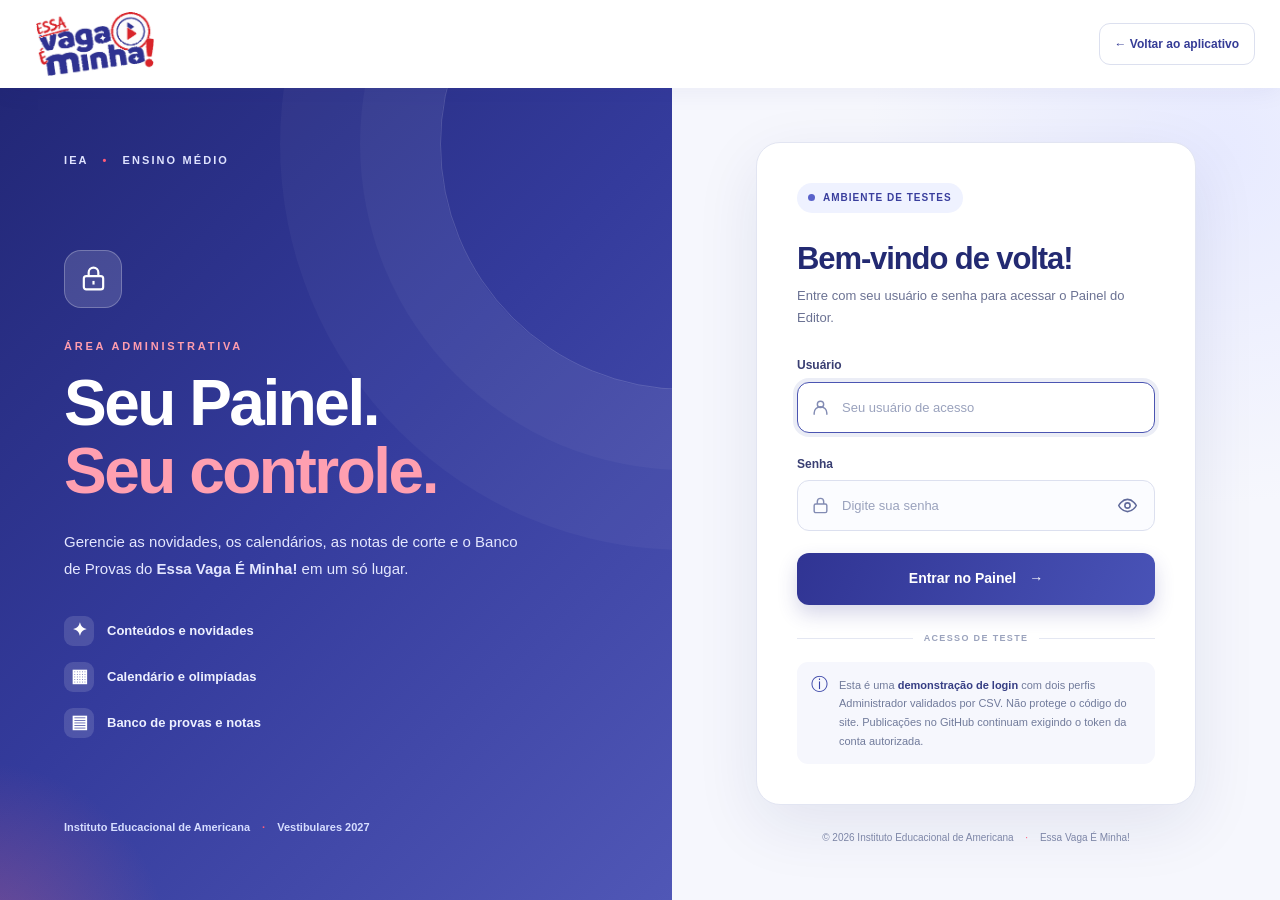
<file: painel.html>
<!doctype html>
<html lang="pt-BR" class="login-pendente">
<head>
 <meta charset="utf-8">
 <meta name="viewport" content="width=device-width, initial-scale=1">
 <meta name="robots" content="noindex,nofollow,noarchive">
 <meta name="theme-color" content="#262a82">
 <meta http-equiv="Content-Security-Policy" content="default-src 'self'; script-src 'self'; style-src 'self' 'unsafe-inline'; img-src 'self' data:; connect-src 'self' https://api.github.com; object-src 'none'; base-uri 'self'; form-action 'self'">
 <title>Painel do Desenvolvedor • Essa Vaga É Minha!</title>
 <script src="./painel-auth.js?v=1"></script>
 <link rel="icon" href="./icon-192.png" type="image/png">
 <link rel="stylesheet" href="./painel.css?v=7">
</head>
<body>
 <header class="topbar">
   <a href="./" class="brand" aria-label="Voltar ao aplicativo"><img src="./assets/essa-vaga-logo.png" alt="Essa Vaga É Minha!"></a>
   <div><span class="top-kicker">GESTÃO DE CONTEÚDO</span><h1>Painel do Desenvolvedor</h1><p>Calendário, Olimpíadas, notas de corte, novidades e Banco de Provas</p></div>
   <div class="painel-account"><div class="account-avatar" aria-hidden="true">A</div><div class="account-info"><small>ADMINISTRADOR · TESTE</small><strong id="painel-usuario"></strong></div><button type="button" id="painel-sair" class="painel-logout">Sair</button></div>
   <a class="site-link" href="./" target="_blank" rel="noopener">Abrir aplicativo <span aria-hidden="true">↗</span></a>
 </header>
 <main class="main">
  <div class="security-note" role="note"><span aria-hidden="true">🔒</span><div><strong>Login demonstrativo ativado.</strong><p>O acesso visual ao painel agora utiliza dois perfis Administrador de teste, conferidos por um arquivo CSV público. <strong>Este login não é uma proteção real:</strong> o código e os dados continuam públicos, e alterações no GitHub exigem o token de uma conta autorizada. Não inclua RAs, senhas reais ou dados pessoais no aplicativo.</p></div></div>
  <div class="toolbar">
    <div class="tablist" role="tablist" aria-label="Área de edição">
      <button type="button" class="tab active" data-tab="calendario" role="tab" aria-selected="true">▦ <span>Calendário</span></button>
      <button type="button" class="tab" data-tab="olimpiadas" role="tab" aria-selected="false">🏅 <span>Olimpíadas</span></button>
      <button type="button" class="tab" data-tab="notas" role="tab" aria-selected="false">▥ <span>Notas de corte</span></button>
      <button type="button" class="tab" data-tab="novidades" role="tab" aria-selected="false">✦ <span>Novidades</span></button>
      <button type="button" class="tab" data-tab="acervo" role="tab" aria-selected="false">▤ <span>Banco de Provas</span></button>
      <button type="button" class="tab tab-admin" data-tab="acesso" role="tab" aria-selected="false">🔐 <span>Senha de acesso</span></button>
    </div>
    <span id="save-status" class="save-status" role="status" aria-live="polite">Conteúdo publicado carregado</span>
  </div>

  <section id="tab-calendario" class="workspace" aria-label="Editar calendário">
   <div class="section-heading"><div><span class="eyebrow">PLANEJAMENTO</span><h2>Calendário de vestibulares</h2><p>Atualize os textos, datas e informações exibidos nos quatro calendários.</p></div></div>
   <div class="panel">
    <div class="panel-head"><h3>Dados do calendário</h3><select id="calendar-uni" aria-label="Instituição do calendário"></select></div>
    <div class="form-grid"><label class="field"><span>Data da primeira prova <small>(define a ordem dos cards)</small></span><input type="date" id="cal-sort"></label><label class="field"><span>Título das informações adicionais</span><input id="cal-note-title" maxlength="90"></label></div>
    <p class="field-help">Edite os itens abaixo como aparecem no aplicativo. O destaque em negrito identifica a data principal da prova.</p>
    <div id="calendar-details" class="calendar-details-editor"></div>
    <label class="field" style="margin-top:17px"><span>Outras informações <small>(uma por linha)</small></span><textarea id="cal-notes" rows="4" placeholder="Ex.: Primeira chamada: 25/01/2027"></textarea></label>
   </div>
   <div class="panel">
    <div class="panel-head"><div><h3>Próximas datas da página inicial</h3><p>Essas datas alimentam o quadro de eventos da tela inicial.</p></div><button type="button" class="secondary-btn" id="add-event">+ Adicionar data</button></div>
    <div id="event-list" class="item-list"></div>
   </div>
  </section>


  <section id="tab-olimpiadas" class="workspace" aria-label="Editar calendário das olimpíadas" hidden>
    <div class="section-heading"><div><span class="eyebrow">COMPETIÇÕES ACADÊMICAS</span><h2>Olimpíadas Acadêmicas</h2><p>Cadastre as fases, datas, inscrições, formatos e resultados das competições em que o Instituto participa.</p></div><a class="secondary-btn" href="./#/olimpiadas" target="_blank" rel="noopener">Ver calendário olímpico ↗</a></div>
    <div class="panel">
      <div class="panel-head"><h3>Olimpíadas cadastradas</h3><div class="olympiad-admin-actions"><label class="field"><span>Selecione uma olimpíada</span><select id="olympiad-editor-select" aria-label="Escolher olimpíada para edição"></select></label><button type="button" class="secondary-btn" id="olympiad-editor-add">+ Nova olimpíada</button></div></div>
      <div class="olympiad-admin-year"><label class="field"><span>Ano de referência</span><input id="olympiad-editor-year" type="number" min="2027" max="2099" step="1" value="2027"></label><p class="field-help">As datas ainda não confirmadas podem ficar em branco. O aplicativo mostrará “A confirmar” e ordenará as olimpíadas pela próxima prova cadastrada.</p></div>
      <div id="olympiad-editor-fields" class="olympiad-admin-fields"></div>
    </div>
  </section>

  <section id="tab-notas" class="workspace" aria-label="Editar notas de corte" hidden>
   <div class="section-heading"><div><span class="eyebrow">HISTÓRICO DOS VESTIBULARES</span><h2>Notas de corte</h2><p>Escolha a universidade e o ano para alterar acertos por curso ou importar uma lista.</p></div></div>
   <div class="panel">
    <div class="panel-head"><h3>Universidade e edição</h3><span class="mini-pill">Sem alterar anos anteriores</span></div>
    <div class="form-grid three">
      <label class="field"><span>Universidade</span><select id="notes-uni"><option>UNICAMP</option><option>USP</option><option>UNESP</option></select></label>
      <label class="field"><span>Ano da edição</span><select id="notes-year"></select></label>
      <label class="field"><span>Total de questões na 1ª fase</span><input type="number" min="1" max="200" id="notes-max" aria-label="Número de questões do ano"></label>
    </div>
    <div class="inline-add"><label class="field"><span>Adicionar um novo ano</span><input id="notes-add-year" type="number" min="2020" max="2100" placeholder="Ex.: 2028"></label><button id="notes-add-year-btn" class="secondary-btn" type="button">+ Adicionar ano</button></div>
    <label class="field" style="margin-top:16px"><span>Fonte ou referência do ano <small>(link ou descrição)</small></span><input id="notes-source" placeholder="Ex.: Documento oficial, URL da COMVEST..."></label>
   </div>
   <div class="panel notes-badge-panel">
    <div class="panel-head"><div><h3>Selo de atualização das Notas de Corte</h3><p>Configure o selo vermelho exibido ao lado do título da universidade selecionada acima.</p></div><span class="mini-pill" id="notes-badge-university">UNICAMP</span></div>
    <div class="notes-badge-controls">
      <label class="notes-badge-check"><input type="checkbox" id="notes-badge-enabled"><span>Exibir o selo vermelho nesta universidade</span></label>
      <label class="field notes-badge-label"><span>Texto do selo</span><input type="text" id="notes-badge-text" maxlength="60" placeholder="Ex.: Atualização 2027"></label>
    </div>
    <div class="notes-badge-preview-row"><span class="notes-badge-preview-caption">Pré-visualização:</span><span id="notes-badge-preview" class="notes-badge-preview">✦ Atualização 2027</span><span id="notes-badge-hidden-note" class="notes-badge-hidden-note" hidden>Selo oculto para esta universidade</span></div>
    <p class="field-help">As configurações são independentes para USP, UNESP e UNICAMP. Para que apareçam no aplicativo, clique em <strong>Salvar e publicar</strong> ao final do Painel.</p>
   </div>
   <div class="panel">
    <div class="panel-head"><div><h3>Valores por curso</h3><p>Deixe em branco se não houver nota confirmada.</p></div><span id="notes-count" class="mini-pill"></span></div>
    <div class="form-grid"><label class="field"><span>Buscar curso</span><input type="search" id="notes-search" placeholder="Ex.: Medicina, Direito, Engenharia..."></label><label class="field"><span>Adicionar novo curso</span><div class="inline-input"><input id="notes-add-course" placeholder="Nome do curso e turno"><button id="notes-add-course-btn" type="button" class="secondary-btn">Adicionar</button></div></label></div>
    <div class="notes-table-wrap"><table class="notes-table"><thead><tr><th scope="col">Curso / carreira</th><th scope="col" id="note-year-heading">Acertos</th></tr></thead><tbody id="notes-tbody"></tbody></table></div>
   </div>
   <div class="panel">
    <div class="panel-head"><div><h3>Importar notas por CSV</h3><p>Cole duas colunas, uma por linha: <strong>Curso;Acertos</strong>. Também aceita arquivo .csv.</p></div></div>
    <div class="form-grid"><label class="field"><span>Lista de cursos e notas</span><textarea id="notes-csv" rows="6" placeholder="Curso;Nota&#10;Medicina (I);62&#10;Enfermagem (I);42"></textarea></label><div><label class="field"><span>Ou selecione um CSV</span><input id="notes-file" type="file" accept=".csv,text/csv,text/plain"></label><label class="check-field"><input id="notes-create-missing" type="checkbox"> Criar cursos que ainda não existam no histórico</label><p class="field-help">Importe somente dados oficiais e confira a modalidade de concorrência. Cursos não encontrados serão informados antes da importação.</p><button type="button" class="primary-btn" id="notes-import">Aplicar dados da lista</button></div></div>
    <p id="import-result" class="status-result" role="status" aria-live="polite"></p>
   </div>
  </section>

  <section id="tab-novidades" class="workspace" aria-label="Editar novidades" hidden>
    <div class="section-heading"><div><span class="eyebrow">COMUNICADOS</span><h2>Novidades da página inicial</h2><p>Cadastre quantas novidades quiser. Elas aparecem uma por vez, alternando automaticamente a cada 5 segundos, com setas para navegação manual.</p></div><button type="button" class="secondary-btn" id="news-add">+ Nova novidade</button></div>
    <div id="news-list" class="news-list"></div>
  </section>


  <section id="tab-acervo" class="workspace" aria-label="Gerenciar Banco de Provas" hidden>
   <div class="section-heading"><div><span class="eyebrow">GERENCIAMENTO DE DOCUMENTOS</span><h2>Banco de Provas</h2><p>Organize as pastas e publique PDFs diretamente no GitHub do Instituto.</p></div><a class="secondary-btn" href="./acervo.html" target="_blank" rel="noopener">Ver Banco de Provas ↗</a></div>
   <div class="panel">
    <div class="panel-head"><div><h3>1. Escolha o destino</h3><p>Selecione a instituição, o ano e a pasta onde os documentos ficarão.</p></div><button type="button" id="pdf-refresh" class="secondary-btn">↻ Atualizar catálogo</button></div>
    <div class="form-grid three">
     <label class="field"><span>Vestibular</span><select id="pdf-institution" required></select></label>
     <label class="field"><span>Ano da prova</span><input type="number" id="pdf-year" min="1990" max="2100" step="1" list="pdf-year-list" required placeholder="Ex.: 2027"><datalist id="pdf-year-list"></datalist></label>
     <label class="field"><span>Pasta dentro do ano</span><select id="pdf-folder"></select></label>
    </div>
    <p class="field-help">É possível digitar um ano novo. Para ENEM e FAMERP, use pastas como <strong>dia-1</strong> e <strong>dia-2</strong>; nos vestibulares, <strong>1a-fase</strong> e <strong>2a-fase</strong>. Também é possível criar qualquer outra pasta.</p>
    <div class="pdf-folder-create">
     <label class="field"><span>Nova pasta ou subpasta</span><input id="pdf-new-folder" maxlength="150" placeholder="Ex.: 2a-fase / matematica"></label>
     <button type="button" class="secondary-btn" id="pdf-create-folder">+ Criar pasta no GitHub</button>
    </div>
    <p class="field-help">Para criar uma subpasta, separe os nomes com /, por exemplo: <strong>2a-fase/questoes-discursivas</strong>. A pasta aparecerá na navegação dos alunos, inclusive antes de receber PDFs.</p>
    <div class="pdf-destination" id="pdf-destination" aria-live="polite"></div>
   </div>
   <div class="panel">
    <div class="panel-head"><div><h3>2. Enviar provas em PDF</h3><p>Selecione um ou vários arquivos, escolha o tipo e publique em um único commit.</p></div><span class="mini-pill">Arquivos públicos</span></div>
    <div class="form-grid">
     <label class="field"><span>Arquivos PDF <small>(até 20 MB por arquivo e 60 MB por envio)</small></span><input id="pdf-files" type="file" accept="application/pdf,.pdf" multiple></label>
     <label class="field"><span>Tipo de documento</span><select id="pdf-type"><option value="automatico">Identificar pelo nome</option><option value="prova">Prova</option><option value="gabarito">Gabarito</option><option value="resolucao">Resolução / respostas esperadas</option><option value="outro">Material complementar</option></select></label>
    </div>
    <label class="field pdf-custom-title"><span>Título personalizado <small>(opcional; apenas para envio de um PDF)</small></span><input id="pdf-custom-title" maxlength="160" placeholder="Ex.: Prova de Matemática — 2º dia"></label>
    <div class="pdf-upload-preview" id="pdf-upload-preview" role="status" aria-live="polite">Nenhum arquivo selecionado.</div>
    <button type="button" class="primary-btn" id="pdf-publish">↥ Publicar PDFs no GitHub</button>
    <p class="field-help">O conteúdo dos PDFs não é alterado. Não use nomes de alunos nem dados pessoais em arquivos públicos. Arquivos já existentes não serão substituídos sem revisão.</p>
    <p class="status-result" id="pdf-status" role="status" aria-live="polite"></p>
   </div>
   <div class="panel">
    <div class="panel-head"><div><h3>Documentos cadastrados</h3><p>Arquivos do vestibular e ano selecionados no catálogo.</p></div><span id="pdf-record-count" class="mini-pill"></span></div>
    <div id="pdf-record-list" class="pdf-record-list"></div>
   </div>
   <div class="security-note" role="note"><span aria-hidden="true">ⓘ</span><div><strong>Onde os arquivos ficam?</strong><p>O botão <strong>Publicar</strong> envia o PDF e atualiza o catálogo do GitHub. A hospedagem própria do Instituto só receberá esses documentos quando você publicar a versão atualizada do repositório no servidor. O token é solicitado apenas no momento da publicação e não fica salvo.</p></div></div>
  </section>

  <dialog id="pdf-auth-dialog" class="publish-dialog" aria-labelledby="pdf-auth-title">
   <form method="dialog" id="pdf-auth-form" class="auth-form">
    <div class="auth-icon" aria-hidden="true">🔐</div>
    <h2 id="pdf-auth-title">Autorizar publicação dos PDFs</h2>
    <p>Use um <strong>token fine-grained do GitHub</strong> com permissão <strong>Contents: Read and write</strong> no repositório <strong>essa-vaga-e-minha</strong>.</p>
    <label class="field"><span>Token de acesso do GitHub</span><input id="pdf-github-token" type="password" autocomplete="off" spellcheck="false" autocapitalize="off" placeholder="Cole seu token, não sua senha" minlength="15" required></label>
    <p class="auth-warning">Os PDFs enviados ficarão acessíveis publicamente no GitHub e, após a implantação, no site do colégio. O token não é armazenado.</p>
    <p id="pdf-auth-progress" class="pdf-auth-progress" role="status" aria-live="polite"></p>
    <p id="pdf-auth-error" class="auth-error" role="alert"></p>
    <div class="auth-actions"><button type="button" id="pdf-auth-cancel" class="secondary-btn">Cancelar</button><button type="submit" id="pdf-auth-submit" class="primary-btn">Confirmar publicação</button></div>
   </form>
  </dialog>
  <section id="tab-acesso" class="workspace" aria-label="Senha coletiva de acesso dos alunos" hidden>
    <div class="section-heading">
      <div><span class="eyebrow">ADMINISTRAÇÃO • SOMENTE ADMINS</span><h2>Senha de acesso dos alunos</h2><p>Defina a senha única que será compartilhada com todos os estudantes do Instituto.</p></div>
    </div>
    <div class="panel student-password-panel">
      <div class="panel-head">
        <div><h3>Gerenciamento da senha coletiva</h3><p>Disponível para os administradores Ricardo e Felipe.</p></div>
        <span class="mini-pill student-admin-tag">🔒 Administração</span>
      </div>
      <div class="student-access-current">
        <div class="student-access-current-icon" aria-hidden="true">🔑</div>
        <div>
          <strong id="student-access-status">Carregando situação da senha…</strong>
          <p id="student-access-updated">Aguarde a consulta ao GitHub.</p>
        </div>
      </div>
      <form id="student-password-form" autocomplete="off">
        <div class="form-grid student-password-grid">
          <label class="field"><span>Nova senha coletiva dos alunos</span><input type="password" id="student-password" autocomplete="new-password" placeholder="Crie a senha para distribuir à turma" required spellcheck="false"></label>
          <label class="field"><span>Confirmar nova senha</span><input type="password" id="student-password-confirm" autocomplete="new-password" placeholder="Digite a mesma senha novamente" required spellcheck="false"></label>
        </div>
        <button type="button" id="student-password-visibility" class="secondary-btn student-password-toggle" aria-label="Mostrar senhas" aria-pressed="false">👁 Mostrar senhas</button>
        <p class="field-help">Escolha a senha coletiva que será informada aos alunos. Ela não será escrita em texto aberto; apenas sua verificação criptográfica será armazenada.</p>
        <p id="student-access-message" class="student-access-message" role="status" aria-live="polite"></p>
        <div class="student-password-actions">
          <button type="submit" id="student-password-publish" class="primary-btn" disabled>🔐 Salvar Senha</button>
          <span>É necessário autorizar a publicação com o token de escrita do GitHub.</span>
        </div>
      </form>
    </div>
    <div class="security-note student-security-note" role="note"><span aria-hidden="true">ⓘ</span>
      <div><strong>Login coletivo de demonstração ativo no GitHub Pages.</strong>
        <p>Esta área altera a senha única exigida pela tela de login dos alunos. <strong>O controle de acesso atual funciona somente no navegador e não protege os arquivos públicos do GitHub.</strong> A publicação da nova senha exige token GitHub autorizado. A proteção real será implementada posteriormente no servidor do Instituto.</p>
      </div>
    </div>
  </section>

  <dialog id="student-password-dialog" class="publish-dialog" aria-labelledby="student-password-dialog-title">
    <form id="student-password-token-form" class="auth-form" method="dialog">
      <div class="auth-icon" aria-hidden="true">🔐</div>
      <h2 id="student-password-dialog-title">Confirmar alteração da senha dos alunos</h2>
      <p>Para publicar a nova senha coletiva, informe o <strong>token fine-grained do GitHub</strong> com permissão <strong>Contents: Read and write</strong> no repositório do Instituto.</p>
      <label class="field"><span>Token de publicação do GitHub</span><input type="password" id="student-password-token" autocomplete="off" spellcheck="false" placeholder="Cole o token do GitHub, não sua senha" minlength="15" required></label>
      <p class="auth-warning">O token é usado apenas nesta publicação. A senha dos alunos não será exibida nem salva em texto aberto no repositório.</p>
      <p class="auth-error" id="student-password-token-error" role="alert" aria-live="polite"></p>
      <div class="auth-actions"><button type="button" class="secondary-btn" id="student-password-token-cancel">Cancelar</button><button type="submit" class="primary-btn" id="student-password-token-submit">Confirmar alteração</button></div>
    </form>
  </dialog>
  <section id="publish" class="publish-panel" aria-label="Publicar alterações">
    <div class="publish-icon" aria-hidden="true">↥</div>
    <div><span class="eyebrow">PUBLICAÇÃO</span><h2>Pronto para colocar no ar?</h2><p>Clique em <strong>Salvar e publicar</strong> para enviar as mudanças diretamente ao repositório do Instituto. Não será preciso baixar nem enviar arquivos manualmente.</p>
      <ol class="guide"><li>Preencha ou atualize as informações acima.</li><li>Clique em <strong>Salvar e publicar</strong> e autorize usando um token restrito da sua conta GitHub.</li><li>Após a confirmação do GitHub, a publicação no aplicativo ocorre pelo processo normal do GitHub Pages.</li></ol>
      <p class="field-help">O token é usado somente durante a publicação e não é gravado no aplicativo, no GitHub, nem no armazenamento do navegador. Você precisará informá-lo a cada publicação. Se preferir, a exportação manual continua disponível.</p>
      <p id="publish-result" role="status" aria-live="polite"></p>
    </div>
    <div class="publish-actions"><button type="button" class="primary-btn" id="publish-direct">✓ Salvar e publicar</button><button type="button" class="secondary-btn" id="download">Baixar arquivo (alternativa)</button><a class="text-btn" href="https://github.com/ensinomedioieamericana/essa-vaga-e-minha/actions" target="_blank" rel="noopener">Acompanhar publicação ↗</a><button type="button" class="text-btn" id="discard">Descartar rascunho local</button></div>
  </section>
  <dialog id="publish-dialog" class="publish-dialog" aria-labelledby="auth-title">
    <form method="dialog" id="publish-form" class="auth-form">
      <div class="auth-icon" aria-hidden="true">🔐</div>
      <h2 id="auth-title">Autorizar publicação</h2>
      <p>Para salvar diretamente no GitHub, use um <strong>token de acesso de granularidade fina (fine-grained)</strong> da conta que administra o projeto.</p>
      <p>Crie um token com acesso <strong>somente ao repositório essa-vaga-e-minha</strong> e permissão <strong>Contents: Read and write</strong>. Não use a senha da sua conta GitHub nem a senha que mencionou anteriormente.</p>
      <a class="auth-help" href="https://github.com/settings/personal-access-tokens/new" target="_blank" rel="noopener noreferrer">Criar token restrito no GitHub ↗</a>
      <label class="field"><span>Token de acesso do GitHub</span><input id="github-token" type="password" autocomplete="off" spellcheck="false" autocapitalize="off" placeholder="Cole aqui seu token — não é sua senha" required minlength="15"></label>
      <p class="auth-warning">Este token não será armazenado nem colocado no código do site. Por segurança, recomendamos usar um token de curta duração e revogá-lo quando não for mais necessário.</p>
      <p id="auth-error" class="auth-error" role="alert" aria-live="polite"></p>
      <div class="auth-actions"><button type="button" class="secondary-btn" id="auth-cancel">Cancelar</button><button type="submit" class="primary-btn" id="auth-submit">Confirmar e publicar</button></div>
    </form>
  </dialog>
  <footer class="footer">Essa Vaga É Minha! · Instituto Educacional de Americana · Painel de edição · <a href="./">Voltar ao aplicativo</a></footer>
 </main>
 <script src="./usp-notas.js"></script>
 <script src="./unicamp-notas.js?v=13"></script>
 <script src="./unesp-notas.js"></script>
 <script src="./gestao-dados.js?v=20"></script>
 <script src="./acervo-dados.js?v=17"></script>
 <script src="./painel.js?v=8"></script>
 <script src="./painel-acervo.js?v=3"></script>
 <script src="./painel-acesso.js?v=3"></script>
</body></html>
</file>
<file: styles.css>
:root{--navy:#10263d;--navy-2:#193b59;--ink:#173048;--muted:#738293;--line:#e9edf1;--cream:#f7f9fb;--card:#fff;--gold:#ffca71;--blue:#2f77bf;--shadow:0 12px 38px rgba(17,41,63,.055)}
*{box-sizing:border-box}html{scroll-behavior:smooth}body{margin:0;background:var(--cream);color:var(--ink);font-family:Inter,ui-sans-serif,-apple-system,BlinkMacSystemFont,"Segoe UI",sans-serif;-webkit-font-smoothing:antialiased}button,input,select{font:inherit}button{cursor:pointer}button:focus-visible,a:focus-visible,input:focus-visible,select:focus-visible{outline:3px solid #7fb6f1;outline-offset:3px}button:disabled{opacity:.5;cursor:default}a{color:inherit;text-decoration:none}.app-layout{display:grid;grid-template-columns:262px minmax(0,1fr);min-height:100vh}.sidebar{position:sticky;top:0;height:100vh;background:var(--navy);color:#fff;display:flex;flex-direction:column;padding:33px 21px 24px}.brand{display:flex;align-items:center;gap:13px;padding:0 11px 34px}.brand-mark{display:grid;place-items:center;background:var(--gold);color:var(--navy);width:47px;height:47px;border-radius:13px;font-weight:900;font-size:29px;position:relative}.brand-mark span{font-size:12px;position:absolute;right:5px;top:3px}.brand strong{font-size:17px;line-height:1.13;letter-spacing:-.6px;display:block}.brand small{display:block;margin-top:8px;color:#9bb3c8;font-weight:700;font-size:9px;letter-spacing:1.3px}.side-label{font-size:10px;font-weight:800;letter-spacing:2px;color:#6f93b1;margin:0 0 14px 14px}.desktop-nav{display:grid;gap:6px}.desktop-nav button{border:0;text-align:left;color:#abc0d0;padding:13px 13px;background:transparent;border-radius:11px;display:flex;align-items:center;gap:14px;font-size:13px;font-weight:650}.desktop-nav button span{font-size:22px;width:21px;text-align:center;font-weight:400}.desktop-nav button:hover,.desktop-nav button.active{background:#26435c;color:#fff}.desktop-nav button.active{box-shadow:inset 3px 0 0 var(--gold)}.sidebar-bottom{margin-top:auto}.side-note{border:1px solid #37536a;border-radius:16px;padding:17px;margin-bottom:17px;background:#17364f}.side-note>span{display:block;font-size:22px;color:var(--gold);margin-bottom:9px}.side-note strong{display:block;font-size:14px;line-height:1.4}.side-note p{font-size:12px;line-height:1.5;color:#91aabf;margin:8px 0 0}.text-button{border:0;background:transparent;color:#c1d0db;font-size:12px;padding:8px 12px}.experimental{color:#7e9aad}.main-shell{min-width:0}.topbar{height:88px;display:flex;align-items:center;justify-content:space-between;padding:0 clamp(24px,5vw,78px);border-bottom:1px solid var(--line);background:#fff}.eyebrow,.section-kicker{display:block;font-weight:800;font-size:10px;letter-spacing:2.1px;color:var(--blue)}.topline{display:block;font-size:12px;color:#748797;margin-top:7px}.topbar-right{display:flex;align-items:center;gap:12px}.outline-btn{background:#fff;border:1px solid #dde4ea;border-radius:10px;color:#233e57;padding:11px 15px;font-weight:700;font-size:12px;display:inline-flex;align-items:center;gap:8px}.outline-btn:hover{background:#f5f8fc}.icon-btn{background:#f4f7fa;border:0;border-radius:10px;width:40px;height:40px;font-size:22px;color:var(--navy);position:relative}.mobile-brand{display:none}main{padding:29px clamp(24px,5vw,78px) 20px;max-width:1600px;margin:auto}.hero{position:relative;overflow:hidden;min-height:286px;display:flex;justify-content:space-between;align-items:center;background:radial-gradient(circle at 100% 0%,#2c5570 0%,transparent 35%),linear-gradient(115deg,#0e253b,#183a56);border-radius:22px;color:white;padding:39px 45px;margin-bottom:24px}.hero:before{content:"";position:absolute;width:450px;height:450px;background:radial-gradient(circle,#41618150,transparent 70%);left:50%;top:-260px}.hero-copy{max-width:570px;z-index:1}.hero-kicker{font-weight:800;letter-spacing:1.8px;font-size:10px;color:#c8d7e2;display:flex;align-items:center;gap:9px}.live-dot{width:7px;height:7px;border-radius:50%;background:var(--gold);box-shadow:0 0 0 4px #ffca711e}.hero h1{font-size:clamp(33px,3.4vw,54px);line-height:1.09;letter-spacing:-2.4px;margin:18px 0 13px;font-weight:800}.hero h1 em{color:var(--gold);font-style:normal}.hero p{line-height:1.65;color:#c0d1de;font-size:13px;max-width:410px;margin:0 0 23px}.hero-button,.primary-btn{background:var(--gold);color:#172f43;border:0;border-radius:10px;padding:12px 18px;font-weight:800;font-size:12px;display:inline-flex;gap:23px;align-items:center;justify-content:center}.hero-button:hover,.primary-btn:hover{background:#ffdb99}.hero-art{position:absolute;right:2%;top:0;height:100%;width:37%;display:grid;place-items:center}.orbit{position:absolute;border:1px solid #6c8da055;border-radius:50%;aspect-ratio:1}.orbit-1{width:240px}.orbit-2{width:345px}.hero-star{font-size:238px;color:#edbc70;opacity:.11;position:absolute;transform:rotate(20deg)}.hero-art-copy{font-size:clamp(55px,8vw,105px);font-weight:900;letter-spacing:-9px;line-height:1;transform:rotate(-8deg);color:#ffcb78;text-align:center;text-shadow:0 10px 34px #05182b70}.hero-art-copy span{font-size:12px;letter-spacing:5px;display:block;color:#d6e1e8;margin-top:17px;transform:rotate(8deg)}.small-star{position:absolute;color:var(--gold);font-size:27px;right:8%;top:12%}.finder{position:relative;background:white;border:1px solid var(--line);border-radius:13px;box-shadow:var(--shadow);display:flex;align-items:center;height:57px;margin-bottom:31px}.search-symbol{font-size:31px;color:#8495a3;padding-left:19px;line-height:1}.finder input{background:transparent;border:0;outline:none;width:100%;height:100%;font-size:13px;color:var(--ink);padding:0 14px}.finder input:focus{outline:none}.finder:focus-within{border-color:#88b2d4;box-shadow:0 0 0 3px #88b2d420}.finder input::placeholder{color:#9aa8b4}.clear-search{border:0;background:#f1f5f8;color:#617384;border-radius:50%;width:26px;height:26px;margin-right:15px}.view-head,.section-row{display:flex;align-items:flex-end;justify-content:space-between;gap:15px}.view-head{margin-bottom:21px}.view-head h2{font-size:25px;letter-spacing:-.8px;margin:8px 0 6px}.view-head p.muted{font-size:12px;margin:0}.muted{color:var(--muted)}.total-pill{background:#eaf1f8;color:#3b6888;padding:8px 12px;border-radius:24px;font-size:11px;font-weight:800;white-space:nowrap}.quick-actions{display:grid;grid-template-columns:repeat(4,minmax(0,1fr));gap:13px;margin-bottom:25px}.quick-card{background:white;border:1px solid var(--line);border-radius:14px;text-align:left;padding:17px 16px;display:flex;align-items:center;gap:12px;box-shadow:var(--shadow);transition:transform .15s,box-shadow .15s}.quick-card:hover{transform:translateY(-3px);box-shadow:0 12px 25px #1a38501a}.quick-icon,.card-icon{display:grid;place-items:center;border-radius:12px;font-size:27px;flex:none}.quick-icon{width:48px;height:48px}.quick-card strong{font-size:12px;display:block}.quick-card small{font-size:10px;color:var(--muted);display:block;margin-top:4px}.q-blue{background:#e5f1fb;color:#337cb8}.q-orange{background:#fff0d9;color:#bb8138}.q-mint{background:#e4f5ec;color:#428e70}.q-lilac{background:#eeeafd;color:#7b68bd}.tips-panel{display:flex;align-items:flex-start;gap:16px;background:#fff7e9;border:1px solid #f7e5c4;border-radius:13px;padding:17px 20px;margin-bottom:24px}.tips-symbol{background:#ffe5b2;color:#a36b16;display:grid;place-items:center;border-radius:50%;width:34px;height:34px;flex:none}.tips-panel strong{font-size:13px}.tips-panel p{font-size:12px;line-height:1.6;color:#866d4f;margin:5px 0 0}.category-filter{display:flex;flex-wrap:wrap;gap:8px;margin:0 0 25px}.category-filter button{background:white;border:1px solid #e4eaf0;border-radius:25px;padding:9px 13px;font-size:11px;font-weight:750;color:#546d82}.category-filter button.active{background:var(--navy);color:white;border-color:var(--navy)}.section-row{margin-bottom:16px;align-items:center}.section-row h3{font-size:16px;margin:0;letter-spacing:-.3px}.section-row span{font-size:12px}.card-grid{display:grid;grid-template-columns:repeat(3,minmax(0,1fr));gap:16px}.resource-card{background:white;border:1px solid var(--line);border-radius:16px;padding:20px;display:flex;flex-direction:column;min-height:222px;box-shadow:var(--shadow);transition:transform .15s,border-color .15s}.resource-card:hover{transform:translateY(-2px);border-color:#c5d7e4}.resource-top{display:flex;align-items:flex-start;justify-content:space-between;gap:8px}.card-icon{width:50px;height:50px}.card-tag{font-size:9px;font-weight:800;letter-spacing:.7px;text-transform:uppercase;color:#6a8498;margin-top:16px}.resource-card h3{font-size:16px;line-height:1.35;letter-spacing:-.25px;margin:7px 0}.resource-card p{font-size:11px;line-height:1.6;color:#8392a0;margin:0 0 15px}.resource-bottom{margin-top:auto;border-top:1px solid #f0f3f5;padding-top:13px}.resource-bottom a{display:flex;justify-content:space-between;align-items:center;font-size:11px;font-weight:800;color:#286da2}.resource-bottom a:hover{text-decoration:underline}.empty-state{text-align:center;padding:54px 12px;background:white;border:1px dashed #d9e3e9;border-radius:16px}.empty-state>div{font-size:47px;color:#9eb2c0}.empty-state h3{margin:2px 0}.empty-state p{font-size:13px;color:var(--muted)}.footer-line{display:flex;justify-content:space-between;gap:12px;margin:35px 0 6px;border-top:1px solid var(--line);padding-top:16px;color:#96a4b0;font-size:10px}.bottom-nav{display:none}.modal{border:0;border-radius:18px;padding:0;max-width:480px;width:calc(100% - 30px);max-height:min(88vh,900px);box-shadow:0 22px 85px #07162a65;background:white;color:var(--ink)}.modal::backdrop{background:#0b2037aa;backdrop-filter:blur(3px)}.modal-head{display:flex;justify-content:space-between;align-items:start;padding:23px 25px 17px;border-bottom:1px solid var(--line)}.modal-head h2{font-size:23px;letter-spacing:-.6px;margin:7px 0 0}.close-btn{border:0;background:#f1f4f7;border-radius:9px;padding:10px 12px}.modal-body{padding:22px 25px 27px}.modal-body p{font-size:13px;line-height:1.7}.small{font-size:11px!important}.more-actions{padding:15px;display:grid;gap:7px}.more-actions button{border:1px solid var(--line);background:#fff;border-radius:11px;text-align:left;padding:15px;font-weight:700;color:#244359}.admin-modal{max-width:650px}.admin-warning{margin:17px 24px;background:#fff7e8;border:1px solid #f3e2c3;border-radius:9px;font-size:12px;line-height:1.55;padding:12px;color:#836637}.link-form{padding:2px 24px 14px;display:grid;gap:13px}.link-form label{display:grid;gap:5px;font-weight:700;font-size:11px;color:#385269}.link-form input,.link-form select{width:100%;padding:12px;border:1px solid #dfe7ec;border-radius:8px;background:white;font-size:13px;color:var(--ink)}.form-duo{display:grid;grid-template-columns:1fr 1fr;gap:12px}.form-actions{display:flex;gap:9px;margin-top:4px}.manage-heading{margin:12px 24px;font-size:15px}.admin-list{margin:0 24px;max-height:230px;overflow-y:auto;border:1px solid var(--line);border-radius:10px}.admin-item{display:flex;align-items:center;gap:9px;justify-content:space-between;padding:10px;border-bottom:1px solid var(--line)}.admin-item:last-child{border-bottom:0}.admin-item strong{font-size:12px}.admin-item small{display:block;color:var(--muted);font-size:10px;margin-top:3px}.admin-item button{border:0;border-radius:7px;background:#edf3f7;padding:7px;font-size:11px;font-weight:800}.admin-item .delete{background:#fff1ee;color:#b55045}.manage-footer{display:flex;flex-wrap:wrap;gap:7px;margin:16px 24px}.file-label{cursor:pointer}.danger-btn{border:1px solid #e9c9c3;background:#fff8f6;color:#ad4837;border-radius:9px;padding:10px 13px;font-size:12px;font-weight:750}.status-text{font-size:12px;min-height:18px;margin:0 24px 20px;color:#486e92}.toast{position:fixed;z-index:20;bottom:25px;right:25px;background:var(--navy);color:white;padding:12px 17px;border-radius:10px;box-shadow:0 8px 25px #0b203760;font-size:12px;opacity:0;transform:translateY(10px);pointer-events:none;transition:.2s}.toast.show{opacity:1;transform:translateY(0)}.sr-only{position:absolute!important;width:1px;height:1px;padding:0;margin:-1px;overflow:hidden;clip:rect(0,0,0,0);white-space:nowrap;border:0}
@media(max-width:1180px){.sidebar{width:225px;padding:27px 14px}.app-layout{grid-template-columns:225px minmax(0,1fr)}.hero-art{right:-3%}.card-grid{grid-template-columns:repeat(2,minmax(0,1fr))}.quick-actions{grid-template-columns:repeat(2,minmax(0,1fr))}.hero{padding:33px}.hero-art-copy{font-size:70px}}
@media(max-width:760px){body{padding-bottom:80px}.app-layout{display:block}.sidebar{display:none}.topbar{height:66px;padding:0 18px}.topbar-left{display:none}.mobile-brand{display:flex;align-items:center;gap:9px;font-size:14px;letter-spacing:-.35px}.mini-mark{background:var(--navy);color:var(--gold);font-weight:900;border-radius:10px;padding:9px 10px}.topbar-right .outline-btn{font-size:0;width:38px;height:38px;justify-content:center;padding:0}.topbar-right .outline-btn:before{content:'＋';font-size:21px}.topbar-right{gap:8px}main{padding:18px 16px}.hero{min-height:280px;border-radius:17px;padding:25px;margin-bottom:17px}.hero h1{font-size:38px;letter-spacing:-1.6px;margin:16px 0 9px}.hero p{max-width:300px;font-size:11px;line-height:1.5}.hero-art{opacity:.19;right:-24%;width:70%}.hero-art-copy{font-size:72px}.hero-art-copy span{font-size:9px}.hero-kicker{font-size:9px;letter-spacing:1.2px}.finder{height:53px;margin-bottom:26px}.view-head h2{font-size:23px}.view-head .muted{line-height:1.5}.quick-actions{gap:9px;grid-template-columns:repeat(2,minmax(0,1fr));margin-bottom:22px}.quick-card{padding:11px;gap:9px}.quick-icon{width:38px;height:38px;font-size:20px;border-radius:9px}.quick-card strong{font-size:10px}.quick-card small{font-size:9px}.card-grid{grid-template-columns:repeat(2,minmax(0,1fr));gap:10px}.resource-card{min-height:222px;padding:14px;border-radius:13px}.card-icon{width:42px;height:42px;font-size:22px}.resource-card h3{font-size:14px}.resource-card p{font-size:10px}.card-tag{font-size:8px}.resource-bottom a{font-size:10px}.section-row h3{font-size:15px}.footer-line{font-size:9px;flex-wrap:wrap}.bottom-nav{display:flex;position:fixed;z-index:10;bottom:0;left:0;right:0;background:#fff;box-shadow:0 -5px 25px #18344b12;border-top:1px solid var(--line);justify-content:space-around;padding:8px 3px max(8px,env(safe-area-inset-bottom))}.bottom-nav button{flex:1;border:0;background:transparent;display:flex;flex-direction:column;align-items:center;gap:1px;color:#7e92a2;font-size:9px;font-weight:750;padding:3px 0}.bottom-nav button span{font-size:23px;font-weight:400;line-height:1.25}.bottom-nav button.active{color:#1e638e}.toast{bottom:93px;right:14px;left:14px;text-align:center}.total-pill{padding:7px 8px;font-size:10px}}
@media(max-width:390px){.card-grid{grid-template-columns:1fr}.resource-card{min-height:185px}.quick-card strong{font-size:10px}.hero h1{font-size:33px}.view-head h2{font-size:21px}}
@media(prefers-reduced-motion:reduce){*,*::before,*::after{scroll-behavior:auto!important;transition:none!important;animation:none!important}}
[hidden]{display:none!important}
.sidebar{overflow-y:auto}

/* Identidade visual do Instituto Educacional de Americana */
:root{--navy:#2f3291;--navy-2:#3539a1;--ink:#292d60;--muted:#707894;--line:#e3e6f3;--cream:#f7f8fd;--gold:#ed1e2e;--blue:#323696;--shadow:0 10px 34px rgba(37,43,110,.07)}
.sidebar{background:linear-gradient(180deg,#242780 0%,#3539a0 100%)}.brand{flex-direction:column;align-items:flex-start;gap:10px;padding:0 12px 26px}.sidebar-project-logo{display:block;width:196px;height:auto;max-width:100%;filter:drop-shadow(0 1px 3px rgba(0,0,0,.1))}.brand small{color:#d0d3fd;margin-top:0}.desktop-nav button{color:#d7dafd}.desktop-nav button:hover,.desktop-nav button.active{background:#ffffff1e}.desktop-nav button.active{box-shadow:inset 3px 0 0 #fff}.side-label{color:#b8bce8}.side-note{border-color:#ffffff3e;background:#ffffff13}.side-note>span{color:#fff}.side-note p{color:#d6d9f4}.experimental{color:#d1d5eb}.text-button{color:#f0f1ff}.hero{background:radial-gradient(circle at 100% 0%,#7276e7 0%,transparent 39%),linear-gradient(115deg,#292d85,#4247aa)}.hero h1 em{color:#fff}.live-dot{background:#ed1e2e;box-shadow:0 0 0 4px #ed1e2e33}.hero-button,.primary-btn{color:#fff}.hero-button:hover,.primary-btn:hover{background:#c51223}.hero-art-copy{color:#fff}.small-star,.hero-star{color:#fff}.total-pill{background:#eeeefe;color:#313695}.q-blue{background:#ededfc;color:#373a9c}.q-orange{background:#ffecef;color:#c41a2c}.q-mint{background:#f9e9ed;color:#bd2134}.q-lilac{background:#efefff;color:#5d5cb0}.header-iea{width:205px;max-height:56px;object-fit:contain;object-position:left center}.topline{margin-top:1px}.icon-btn{color:var(--navy)}.resource-bottom a{color:#32369b}.category-filter button.active{border-color:var(--navy)}.footer-line{color:#8386a8}.bottom-nav button.active{color:var(--navy)}
.mobile-iea{width:33px;height:33px;object-fit:contain}
.cutoff-app{margin:2px 0 28px}.cutoff-uni-tabs{display:flex;gap:8px;margin-bottom:20px}.cutoff-uni-tabs button{flex:1;border:1px solid #dce0ee;background:white;border-radius:13px;padding:15px 18px;font-size:15px;font-weight:850;color:#3b3b78;transition:background .15s}.cutoff-uni-tabs button.selected{background:var(--navy);color:#fff;border-color:var(--navy);box-shadow:0 4px 16px #31368d33}.cutoff-title{display:flex;align-items:center;justify-content:space-between;gap:16px;background:#fff;padding:25px 26px;border:1px solid var(--line);border-radius:16px 16px 0 0}.cutoff-title h3{font-size:22px;line-height:1.2;margin:6px 0 8px;letter-spacing:-.5px}.cutoff-title p{margin:0;color:#67708e;font-size:12px;line-height:1.65}.cutoff-title p strong{color:#34398e}.cutoff-title .cutoff-small{font-size:10px;font-weight:800;letter-spacing:1.5px;color:#e32636}.cutoff-mark{display:flex;flex-direction:column;justify-content:center;align-items:center;min-width:64px;height:64px;border-radius:50%;border:3px solid #e72837;color:#d52030;background:#fff;font-weight:900;font-size:23px}.cutoff-mark small{font-size:9px}.cutoff-controls{display:flex;align-items:end;gap:14px;flex-wrap:wrap;background:#fff;border:1px solid var(--line);border-top:0;padding:0 26px 21px}.cutoff-controls label{font-size:11px;font-weight:800;color:#555b82}.cutoff-query,.cutoff-sort{display:grid;gap:7px}.cutoff-query{flex:1;min-width:220px}.cutoff-sort{min-width:180px}.cutoff-controls input[type=search],.cutoff-controls select{height:43px;border:1px solid #d9deed;border-radius:9px;padding:0 12px;color:#31335c;background:#fff}.cutoff-complete{display:flex;align-items:center;gap:7px;min-height:43px;cursor:pointer}.cutoff-complete input{accent-color:#353aa0}.cutoff-table-top{display:flex;align-items:center;justify-content:space-between;gap:12px;padding:13px 16px;color:#656d92;font-size:12px;font-weight:750}.cutoff-table-top .outline-btn{padding:9px 13px;color:#333798}.cutoff-table-wrap{overflow-x:auto;background:#fff;border:1px solid #dde1f0;border-radius:14px;box-shadow:var(--shadow);scrollbar-color:#b7bbee #eef0fb}.cutoff-table{border-collapse:separate;border-spacing:0;min-width:980px;width:100%;font-size:12px}.cutoff-table thead th{position:sticky;top:0;z-index:2;background:#313695;color:white;padding:15px 9px;text-align:center;font-size:12px;border-bottom:2px solid #202468}.cutoff-table tbody th,.cutoff-table tbody td{padding:11px 12px;border-bottom:1px solid #e9eaf3}.cutoff-table tbody tr:nth-child(even){background:#f8f8ff}.cutoff-table tbody tr:hover{background:#f1f1ff}.cutoff-table .course-col{position:sticky;left:0;z-index:1;text-align:left;min-width:310px;width:36%;max-width:400px;border-right:1px solid #e2e4f1}.cutoff-table thead .course-col{z-index:3;background:#252a80}.cutoff-table tbody th.course-col{background:white}.cutoff-table tbody tr:nth-child(even) th.course-col{background:#f8f8ff}.cutoff-table tbody tr:hover th.course-col{background:#f1f1ff}.course-label{display:block;line-height:1.35;font-size:12px;font-weight:750}.course-code{display:block;margin-top:5px;font-size:9px;letter-spacing:.25px;color:#9295b2;font-weight:500}.cutoff-table td{text-align:center;font-weight:750;color:#33365d;font-variant-numeric:tabular-nums}.cutoff-table td.missing{font-weight:400;color:#c0c4d2}.cutoff-table td.latest-year{color:#b51627;background:#fff0f1;font-weight:900}.cutoff-table thead th.latest-year{background:#df1f30;color:#fff}.cutoff-legend{display:flex;gap:10px 24px;flex-wrap:wrap;margin:12px 2px 20px;color:#747993;font-size:11px}.cutoff-info{border-left:4px solid #da273b;background:#fffbfb;padding:15px 18px;border-radius:0 10px 10px 0;font-size:12px;line-height:1.6;color:#626881}.cutoff-info strong{color:#343892}.cutoff-sources{display:flex;flex-wrap:wrap;gap:8px 18px;align-items:center;margin:17px 0 22px;font-size:12px;color:#4d528a}.cutoff-sources a{color:#3139a6;text-decoration:underline;text-underline-offset:3px}.cutoff-no-results{text-align:center;background:#fff;padding:22px;margin-top:5px;border-radius:12px;color:#5a6085}.cutoff-placeholder{background:white;border-radius:16px;border:1px solid var(--line);padding:65px 25px;text-align:center}.cutoff-placeholder h3{font-size:29px;color:#30348f;margin:8px}.cutoff-placeholder p{font-size:13px;color:#6b7193;max-width:460px;margin:9px auto;line-height:1.6}.cutoff-placeholder-mark{font-size:50px;color:#d92335}
@media(max-width:760px){.mobile-brand strong{font-size:13px}.hero{background:linear-gradient(115deg,#292d85,#555bcc)}.cutoff-uni-tabs{gap:6px}.cutoff-uni-tabs button{font-size:13px;padding:13px 8px}.cutoff-title{padding:18px 16px}.cutoff-title h3{font-size:20px}.cutoff-title p{font-size:11px}.cutoff-controls{padding:0 16px 18px;gap:12px}.cutoff-query,.cutoff-sort{min-width:min(100%,250px)}.cutoff-sort{flex:1}.cutoff-complete{width:100%}.cutoff-table .course-col{min-width:185px;width:185px;max-width:185px}.cutoff-table{min-width:800px}.cutoff-table tbody th,.cutoff-table tbody td{padding:11px 8px}.course-label{font-size:11px}.course-code{font-size:8px}.cutoff-table-top{padding:12px 3px}.cutoff-legend{font-size:10px}.cutoff-info{font-size:11px}.cutoff-sources{font-size:11px}.cutoff-placeholder{padding:45px 20px}}
/* Logo colorido sobre fundo claro, preservando contraste azul/vermelho */
.sidebar-project-logo{background:#fff;border-radius:14px;padding:10px;box-shadow:0 3px 12px #1013523b}
@media(max-width:760px){.topbar{border-bottom:3px solid #ee2434}}

/* Calendário de vestibulares 2027 – conteúdo nativo, responsivo e filtrável */
.calendar-app{margin:2px 0 30px;color:#2b2f62}
.calendar-intro{display:flex;justify-content:space-between;align-items:center;gap:20px;background:linear-gradient(117deg,#292d85,#4147a6);border-radius:18px;padding:28px 31px;color:#fff;overflow:hidden}
.calendar-eyebrow{font-size:10px;letter-spacing:1.5px;font-weight:850;color:#f1bfcb}
.calendar-intro h3{font-size:25px;letter-spacing:-.65px;margin:8px 0 9px;line-height:1.2}
.calendar-intro p{font-size:12px;line-height:1.55;color:#e2e4fc;max-width:590px;margin:0}
.calendar-year{font-size:66px;line-height:1;letter-spacing:-5px;font-weight:900;color:#ffffff32;flex:none}
.calendar-toolbar{display:flex;align-items:center;gap:15px;flex-wrap:wrap;margin:21px 0 15px}
.calendar-filter-label{font-size:11px;letter-spacing:.3px;font-weight:800;color:#656a91}
.calendar-filters{display:flex;gap:7px;flex-wrap:wrap}
.calendar-filters button{border:1px solid #dfe1f0;border-radius:28px;padding:9px 14px;background:#fff;color:#454a86;font-size:11px;font-weight:800}
.calendar-filters button:hover{border-color:#6b70b2}
.calendar-filters button.selected{background:#313695;color:#fff;border-color:#313695}
.calendar-list-head{display:flex;justify-content:space-between;align-items:center;gap:12px;margin:14px 0 13px}
.calendar-list-head strong{font-size:15px}
.calendar-list-head span{font-size:11px;color:#767b9c}
.calendar-grid{display:grid;grid-template-columns:repeat(2,minmax(0,1fr));gap:17px;align-items:stretch}
.calendar-card{--cal-color:#3439a0;background:#fff;border:1px solid #dfe2f0;border-top:4px solid var(--cal-color);border-radius:15px;overflow:hidden;box-shadow:0 7px 27px rgba(40,44,112,.05);display:flex;flex-direction:column;min-width:0}
.calendar-card.calendar-unesp{--cal-color:#d62d43}
.calendar-card.calendar-enem{--cal-color:#316da3}
.calendar-card.calendar-usp{--cal-color:#6e4a92}
.calendar-card-head{display:flex;align-items:center;justify-content:space-between;gap:12px;padding:20px 20px 15px}
.calendar-card-kind{font-size:9px;letter-spacing:1px;font-weight:850;color:#8186a4}
.calendar-card h4{font-size:24px;line-height:1.25;color:#2c317f;margin:5px 0 0;letter-spacing:-.6px}
.calendar-card-mark{width:43px;height:43px;border-radius:12px;background:#f0f1fc;color:var(--cal-color);font-size:23px;font-weight:900;display:grid;place-items:center}
.calendar-unesp .calendar-card-mark{background:#fff0f3}
.calendar-enem .calendar-card-mark{background:#ecf5fc}
.calendar-usp .calendar-card-mark{background:#f3effa}
.calendar-details{margin:0 20px 18px;border-top:1px solid #e8e9f3}
.calendar-details>div{display:grid;grid-template-columns:105px minmax(0,1fr);gap:12px;align-items:start;border-bottom:1px solid #eeeff6;padding:13px 0}
.calendar-details dt{font-size:11px;color:#747a9b;font-weight:800}
.calendar-details dd{margin:0;font-size:13px;color:#33375f;line-height:1.45}
.calendar-details dd strong{color:#30358c;font-weight:850}
.calendar-card-notes{margin:auto 20px 20px;background:#f7f7fe;border-radius:11px;padding:14px 15px}
.calendar-card-notes>strong{display:block;font-size:10px;letter-spacing:.4px;text-transform:uppercase;color:#555c9c;margin-bottom:7px}
.calendar-card-notes p{color:#5a6081;line-height:1.45;font-size:11px;margin:5px 0}
.calendar-card-notes b{color:#3c4180}
.calendar-disclaimer{display:flex;gap:11px;align-items:flex-start;background:#fff;border-left:4px solid #d52538;border-radius:0 11px 11px 0;padding:15px 17px;margin:22px 0 12px}
.calendar-disclaimer>span{font-size:20px;color:#cc263b;line-height:1}
.calendar-disclaimer p{margin:0;font-size:11px;color:#626a89;line-height:1.6}
.calendar-image-link{display:inline-block;font-size:11px;color:#303697;text-decoration:underline;text-underline-offset:3px;margin:5px 0 10px;font-weight:700}
@media(max-width:1050px){.calendar-grid{grid-template-columns:1fr}.calendar-details>div{grid-template-columns:128px minmax(0,1fr)}}
@media(max-width:760px){.calendar-intro{padding:22px 19px;border-radius:14px}.calendar-intro h3{font-size:21px}.calendar-intro p{font-size:11px}.calendar-year{font-size:45px;letter-spacing:-3px}.calendar-toolbar{display:block}.calendar-filter-label{display:block;margin-bottom:10px}.calendar-card-head{padding:18px 16px 13px}.calendar-details{margin:0 16px 16px}.calendar-card-notes{margin:0 16px 17px}.calendar-details>div{grid-template-columns:96px minmax(0,1fr);gap:9px}.calendar-details dd{font-size:12px}.calendar-filters button{padding:9px 12px}}
@media(max-width:390px){.calendar-year{display:none}}

/* Marcas oficiais nos cards do calendário */
.calendar-card .calendar-card-mark{width:103px;height:70px;padding:8px 10px;flex:0 0 auto;background:#fff;border:1px solid #eceef6;border-radius:12px;display:flex;align-items:center;justify-content:center;font-size:0}
.calendar-card-logo{display:block;width:100%;height:100%;max-width:100%;max-height:100%;object-fit:contain;object-position:center}
@media(max-width:760px){.calendar-card .calendar-card-mark{width:81px;height:63px;padding:7px}}

/* Comvest / Notas de corte UNICAMP 2027 */
.cutoff-heading-line{display:flex;align-items:center;flex-wrap:wrap;column-gap:13px;row-gap:7px}
.cutoff-heading-line h3{margin:6px 0 8px}
.cutoff-update{display:inline-flex;align-items:center;gap:6px;background:linear-gradient(135deg,#e72248,#b51d58);border-radius:99px;box-shadow:0 6px 15px rgba(205,24,68,.22);color:#fff;font-weight:850;font-size:11px;letter-spacing:.15px;padding:7px 12px;white-space:nowrap}
.cutoff-update:before{content:"✦";font-size:11px;color:#ffe6ec}
.cutoff-update[hidden]{display:none!important}
@media(max-width:600px){.cutoff-update{font-size:10px;padding:6px 10px}.cutoff-heading-line{align-items:flex-start}}

/* Aviso fixo de comparabilidade da FUVEST: 90 questões (2020–26), 80 (2027). */
.cutoff-exam-change{margin:0;padding:14px 26px;border-left:1px solid var(--line);border-right:1px solid var(--line);background:#f5f6fb;color:#41486b;font-size:13px;line-height:1.6}
.cutoff-exam-change strong{color:#30378f}
.cutoff-exam-change[hidden]{display:none!important}
@media(max-width:760px){.cutoff-exam-change{padding:13px 16px;font-size:12px}}
</file>
<file: premium.css>
/* Essa Vaga É Minha! — Conceito 1: Glassmorphism Premium — edição IEA */
:root{
 --navy:#252a80;--navy-2:#3538a0;--ink:#242956;--muted:#6b7393;
 --line:#dfe3f4;--cream:#f5f6fc;--glass:rgba(255,255,255,.74);
 --premium-border:rgba(255,255,255,.75);
 --premium-shadow:0 15px 44px rgba(28,37,101,.09),inset 0 1px rgba(255,255,255,.8);
}
html{scroll-behavior:smooth}
body{background:radial-gradient(ellipse at 72% 0,#dfe6ff 0,transparent 46%),radial-gradient(ellipse at 10% 60%,#fbe4ed 0,transparent 35%),#f3f5fc;color:var(--ink)}
.app-layout{grid-template-columns:248px minmax(0,1fr)}
.sidebar{background:linear-gradient(158deg,#252a7f 3%,#302b8e 56%,#18245e 100%);box-shadow:8px 0 42px rgba(25,35,107,.13);isolation:isolate;overflow:hidden}
.sidebar:before{content:"";position:absolute;z-index:-1;pointer-events:none;left:-125px;bottom:-160px;width:400px;height:400px;background:radial-gradient(circle,#fa38655c,transparent 69%)}
.sidebar:after{content:"";position:absolute;z-index:-1;pointer-events:none;right:-70px;top:30%;width:240px;height:240px;border:1px solid rgba(255,255,255,.09);border-radius:50%}
.brand{padding:0 4px 23px;gap:13px;align-items:center;display:flex;flex-direction:column}
.sidebar-project-logo{background:#fff;border-radius:18px;padding:13px;box-shadow:0 10px 25px #0d145b55;width:195px;max-width:100%}
.brand small{letter-spacing:2px;margin:0;color:#e0dfff}
.brand-institute{background:rgba(255,255,255,.96);border-radius:12px;padding:8px 11px;width:100%;box-shadow:0 4px 20px #17185c25}
.brand-institute img{display:block;width:100%;height:auto;max-height:55px;object-fit:contain}
.side-label{color:#aeb7eb;letter-spacing:2.4px}
.desktop-nav{display:flex;flex-direction:column;gap:5px}
.desktop-nav button{border-radius:12px;color:#e6e7ff;padding:13px 15px;font-weight:700;transition:background .2s,transform .2s}
.desktop-nav button:hover{background:rgba(255,255,255,.13);transform:translateX(2px)}
.desktop-nav button.active{background:rgba(255,255,255,.16);border:1px solid rgba(255,255,255,.18);box-shadow:inset 3px 0 #ff4968,0 6px 22px #10185b2e}
.side-note{background:rgba(255,255,255,.1);border:1px solid rgba(255,255,255,.16);backdrop-filter:blur(14px);border-radius:16px}
.side-note strong{color:#fff}
.topbar{background:rgba(255,255,255,.83);backdrop-filter:blur(18px);-webkit-backdrop-filter:blur(18px);border-bottom:1px solid rgba(255,255,255,.87);box-shadow:0 7px 27px rgba(35,37,91,.035)}
.header-iea{width:235px;max-height:63px;object-fit:contain}
.topline{font-size:10px;color:#7a83aa;letter-spacing:.4px}
.outline-btn{border-color:#d9def1;background:rgba(255,255,255,.8);color:#32388b}
.outline-btn:hover{background:#fff;border-color:#969dd6}
main{max-width:1460px}
.hero.premium-hero{display:flex;align-items:center;justify-content:space-between;gap:15px;min-height:345px;padding:40px 45px;border-radius:27px;background:radial-gradient(circle at 95% 10%,#ec29627d 0,transparent 30%),radial-gradient(circle at 78% 65%,#7085eb77 0,transparent 33%),linear-gradient(112deg,#111b60,#2a3394 59%,#49369e);box-shadow:0 22px 54px rgba(37,42,123,.23);position:relative;isolation:isolate}
.hero.premium-hero:before{content:"";position:absolute;width:500px;height:500px;border:1px solid #ffffff17;border-radius:50%;left:55%;top:-265px;background:none}
.premium-ambient{position:absolute;pointer-events:none;border-radius:50%;filter:blur(40px);opacity:.52;z-index:0}
.ambient-one{width:240px;height:240px;right:12%;top:-135px;background:#ff4d79}
.ambient-two{width:350px;height:280px;right:-140px;bottom:-145px;background:#506bfc}
.premium-hero-copy{position:relative;z-index:2;max-width:600px}
.premium-hero .hero-kicker{font-size:10px;letter-spacing:2px;color:#e7e7ff}
.premium-hero .live-dot{background:#fc4963;box-shadow:0 0 0 5px #f94f7830}
.premium-hero-greeting{margin:18px 0 6px;font-size:clamp(16px,1.7vw,22px);font-weight:700;color:#e4e8ff}
.premium-hero-greeting span{color:#ffc0ce}
.premium-hero h1{font-size:clamp(33px,3.5vw,53px);letter-spacing:-1.7px;line-height:1.12;margin:0 0 14px;color:#fff}
.premium-hero h1 em{color:#ffb0c0;font-style:normal}
.premium-hero p{font-size:13px;line-height:1.7;color:#e8ebff;max-width:450px}
.premium-hero-buttons{display:flex;align-items:center;gap:12px;flex-wrap:wrap;margin-top:20px}
.premium-hero .hero-button{border-radius:13px;background:#ed2447;box-shadow:0 7px 22px #d31f3f5c;white-space:nowrap}
.premium-hero .hero-button:hover{background:#d71437}
.premium-ghost-button{border:1px solid #ffffff65;border-radius:13px;background:#ffffff16;color:#fff;backdrop-filter:blur(12px);padding:13px 18px;font-weight:800;font-size:12px;display:inline-flex;align-items:center;gap:14px}
.premium-ghost-button:hover{background:#ffffff2e}
.premium-hero-art{position:relative;z-index:1;width:38%;min-width:215px;max-width:390px;align-self:stretch;display:flex;align-items:center;justify-content:center}
.hero-halo{position:absolute;border:1px solid #ffffff3e;box-shadow:inset 0 0 50px #ffffff0b;border-radius:50%;width:275px;height:275px}
.halo-outer{transform:scale(1.26);opacity:.35}
.halo-inner{transform:scale(.82);opacity:.8}
.hero-brand-glass{position:relative;z-index:2;width:min(90%,282px);min-height:150px;display:flex;align-items:center;justify-content:center;border:1px solid #ffffffd1;border-radius:27px;background:linear-gradient(142deg,#ffffffed,#eaf0ffce);box-shadow:0 24px 52px #0f17526a,inset 0 1px #fff;padding:23px;transform:rotate(-4deg)}
.hero-brand-glass img{width:100%;max-height:165px;object-fit:contain;display:block}
.hero-year-chip{position:absolute;z-index:3;right:-5px;bottom:12px;border:1px solid #ffffff7a;border-radius:16px;padding:10px 17px;background:linear-gradient(120deg,#ffffff47,#ffffff20);backdrop-filter:blur(16px);color:#fff;box-shadow:0 8px 25px #0c12504d;transform:rotate(5deg)}
.hero-year-chip span{font-size:9px;letter-spacing:1.4px;display:block;font-weight:800}
.hero-year-chip strong{font-size:29px;letter-spacing:1px}
.premium-hero-art .hero-star{position:absolute;color:#ffdbe4;font-size:27px;z-index:2}
.hero-spark-one{top:4px;right:35px}.hero-spark-two{bottom:9px;left:12px}
.finder{background:rgba(255,255,255,.81);backdrop-filter:blur(15px);border-color:#e7e8f4;box-shadow:var(--premium-shadow)}
.view-head{margin-top:7px}
.view-head h2{color:#272d73;font-weight:860;letter-spacing:-.85px}
.section-kicker,.premium-section-eyebrow{color:#d82143;font-size:10px;font-weight:900;letter-spacing:1.65px}
.total-pill{background:#e9eafb;color:#373d9e;padding:9px 13px}
.quick-actions{grid-template-columns:repeat(4,minmax(0,1fr));gap:13px;margin-bottom:30px}
.quick-card{position:relative;display:flex;flex-direction:column;justify-content:space-between;align-items:flex-start;min-height:145px;gap:10px;padding:20px 20px 18px;border:1px solid rgba(255,255,255,.87);border-radius:21px;background:linear-gradient(135deg,rgba(255,255,255,.92),rgba(242,244,255,.73));box-shadow:var(--premium-shadow);backdrop-filter:blur(18px);-webkit-backdrop-filter:blur(18px);overflow:hidden;isolation:isolate}
.quick-card:before{content:"";position:absolute;width:180px;height:180px;right:-87px;top:-87px;background:radial-gradient(circle,#ff658a48,transparent 67%);pointer-events:none}
.quick-card:hover{transform:translateY(-4px);border-color:#acb3ec;box-shadow:0 17px 35px #242c7d1b}
.quick-icon{width:43px;height:43px;border-radius:13px;display:grid;place-items:center;background:linear-gradient(145deg,#f7f6ff,#e3e6ff);color:#3d46b6;box-shadow:inset 0 1px 3px white}
.quick-icon svg{height:24px;width:24px}
.quick-words{display:block;position:relative;z-index:1}
.quick-card strong{font-size:14px;color:#2c3286;font-weight:860;line-height:1.2;display:block}
.quick-card small{font-size:10px;color:#757b9f;line-height:1.35;margin-top:5px}
.quick-arrow{position:absolute;top:20px;right:21px;color:#858aca;font-size:17px;font-weight:900}
.quick-notas:before{background:radial-gradient(circle,#e85b8037,transparent 67%)}
.quick-notas .quick-icon{background:#fff0f2;color:#d52544}
.quick-provas .quick-icon{background:#eaf3ff;color:#3b72bd}
.quick-biblioteca .quick-icon{background:#f1eaff;color:#7257bc}
.home-showcase{margin:2px 0 27px}
.home-showcase-heading{display:flex;justify-content:space-between;align-items:end;gap:12px;margin-bottom:16px}
.home-showcase-heading h2{font-size:23px;letter-spacing:-.7px;margin:6px 0;color:#262c73}
.home-showcase-heading p:not(.premium-section-eyebrow){font-size:12px;color:#7c829e;margin:5px 0}
.premium-section-eyebrow{display:block;margin:0}
.premium-inline-action{border:1px solid #dce0f1;background:#ffffffb9;padding:10px 14px;border-radius:12px;font-size:11px;font-weight:850;color:#393e9f;white-space:nowrap}
.premium-inline-action:hover{background:#fff}
.home-university-grid{display:grid;grid-template-columns:repeat(4,minmax(0,1fr));gap:13px}
.university-card{text-align:left;position:relative;min-width:0;min-height:207px;padding:15px 16px 16px;border-radius:20px;border:1px solid #ffffffed;background:linear-gradient(135deg,#f7f8ffdb,#e6eaffad);box-shadow:var(--premium-shadow);backdrop-filter:blur(15px);display:flex;flex-direction:column;align-items:flex-start;overflow:hidden;transition:transform .2s,box-shadow .2s}
.university-card:before{content:"";position:absolute;z-index:0;width:150px;height:150px;border-radius:50%;right:-70px;bottom:-70px;background:#758fed18}
.university-card:hover{transform:translateY(-4px);box-shadow:0 17px 33px #272d7e21}
.uni-top-line{display:flex;align-items:center;justify-content:space-between;width:100%;font-size:9px;letter-spacing:1.1px;font-weight:900;color:#545c99}
.uni-forward{display:grid;place-items:center;width:25px;height:25px;border-radius:50%;background:#ffffffb9;font-size:15px;color:#5d66b0}
.uni-logo{display:block;width:100%;max-width:124px;height:58px;object-fit:contain;object-position:left center;margin:13px 0 10px;position:relative}
.university-unicamp .uni-logo{max-width:68px}
.university-usp .uni-logo{max-width:113px}
.uni-name{font-size:11px;line-height:1.35;color:#60668b;min-height:31px;position:relative}
.uni-bottom{position:relative;display:flex;flex-wrap:wrap;align-items:center;justify-content:space-between;gap:4px;margin-top:auto;padding-top:10px;width:100%;border-top:1px solid #959cc82f}
.uni-bottom strong{font-size:13px;letter-spacing:.35px;color:#2e348a}
.uni-bottom span{font-size:9px;color:#6f77a3}
.university-unicamp{background:linear-gradient(135deg,#fff5f8ed,#f0e3f4c0)}
.university-unesp{background:linear-gradient(135deg,#f4f9ffed,#dff0ffbe)}
.university-enem{background:linear-gradient(135deg,#f8f6ffed,#dfe7ffc0)}
.premium-study-row{display:grid;grid-template-columns:1.25fr .85fr;gap:14px;margin-top:18px}
.premium-dates-panel,.premium-motivation-panel{border-radius:21px;min-height:257px}
.premium-dates-panel{background:linear-gradient(130deg,#ffffffef,#f5f6ffbb);border:1px solid #fff;box-shadow:var(--premium-shadow);padding:21px 22px;backdrop-filter:blur(14px)}
.premium-panel-head{display:flex;justify-content:space-between;align-items:center;gap:10px;margin-bottom:8px}
.premium-panel-head h3{font-size:20px;color:#29307b;letter-spacing:-.5px;margin:4px 0}
.premium-head-icon{display:grid;place-items:center;border-radius:11px;background:#e7e9fe;color:#4148ad;width:40px;height:40px;font-size:24px}
.premium-date-list{display:flex;flex-direction:column;gap:5px}
.premium-date-row{display:flex;gap:13px;align-items:center;text-align:left;width:100%;border:1px solid #e9ebf8;background:#ffffffbc;border-radius:12px;padding:8px 11px;transition:background .2s,border-color .2s}
.premium-date-row:hover{background:#fff;border-color:#c6c9e7}
.premium-date-box{width:45px;flex:none;display:flex;flex-direction:column;align-items:center;justify-content:center;border-radius:9px;background:#ecedff;color:#3b419f;line-height:1.1;padding:5px}
.premium-date-box strong{font-size:17px;font-variant-numeric:tabular-nums}
.premium-date-box small{font-size:8px;font-weight:900;letter-spacing:1px;margin-top:3px}
.premium-date-copy{display:flex;flex-direction:column;min-width:0;flex:1;gap:3px}
.premium-date-copy strong{font-size:12px;color:#303581}
.premium-date-copy small{font-size:11px;color:#73799c}
.premium-date-arrow{font-size:25px;color:#888fc5}
.premium-no-dates{font-size:12px;line-height:1.7;color:#666c91;padding:13px}
.premium-panel-link{display:flex;justify-content:space-between;align-items:center;color:#383d9d;font-size:11px;font-weight:850;width:100%;padding:12px 2px 0;border:0;background:transparent}
.premium-motivation-panel{background:radial-gradient(circle at 90% 0,#f04c6b70,transparent 55%),linear-gradient(130deg,#252b85,#3944aa);border:1px solid #ffffff62;box-shadow:0 16px 38px #323b971d;color:#fff;padding:24px;display:flex;flex-direction:column;align-items:flex-start;position:relative;overflow:hidden;isolation:isolate}
.motivation-orbit{position:absolute;width:250px;height:250px;top:-120px;right:-60px;border:1px solid #ffffff45;border-radius:50%;z-index:-1}
.motivation-symbol{font-size:25px;margin-bottom:20px;color:#ffbbd1}
.premium-motivation-panel .premium-section-eyebrow{color:#ffd2de}
.premium-motivation-panel h3{font-size:clamp(19px,2vw,25px);line-height:1.2;letter-spacing:-.55px;margin:10px 0}
.premium-motivation-panel>p:not(.premium-section-eyebrow){color:#e1e4ff;font-size:12px;line-height:1.55;margin:0 0 15px}
.premium-motivation-panel button{background:#ffffff24;color:#fff;border:1px solid #ffffff69;padding:11px 13px;border-radius:10px;font-size:11px;font-weight:850;margin-top:auto}
.premium-motivation-panel button:hover{background:#ffffff40}
.tips-panel{background:linear-gradient(110deg,#e9eaffc7,#fce9efc2);border:1px solid #fff;border-radius:19px;box-shadow:var(--premium-shadow)}
.resource-card{background:linear-gradient(140deg,rgba(255,255,255,.98),rgba(247,248,255,.86));backdrop-filter:blur(14px);border-color:#ffffffd9;border-radius:19px;box-shadow:var(--premium-shadow)}
.resource-card:hover{border-color:#c9ccef;box-shadow:0 16px 35px #242f9016}
.card-icon{border-radius:13px}
.footer-line{color:#717a9c}
.bottom-nav{background:#fffffff0;backdrop-filter:blur(22px);-webkit-backdrop-filter:blur(22px);border-top:1px solid #ffffffeb;box-shadow:0 -7px 33px #1c266d1d}
.bottom-nav button.active{color:#d21f3d}
@media(max-width:1260px){
 .hero.premium-hero{padding:32px;min-height:325px}
 .quick-actions{grid-template-columns:repeat(2,minmax(0,1fr))}
 .home-university-grid{grid-template-columns:repeat(2,minmax(0,1fr))}
 .premium-study-row{grid-template-columns:1fr}
 .university-card{min-height:190px}
}
@media(max-width:760px){
 .app-layout{display:block}
 .sidebar{display:none}
 body{background:radial-gradient(circle at 90% 0,#dae1ff 0,transparent 33%),#f3f5fc;padding-bottom:80px}
 .topbar{height:69px;padding:0 16px;background:#ffffffed}
 .mobile-brand strong{font-size:13px;color:#292e86}
 .mobile-iea{width:38px;height:38px}
 main{padding:18px 14px}
 .hero.premium-hero{border-radius:23px;min-height:315px;padding:28px 23px;margin-bottom:20px}
 .premium-hero-art{display:none}
 .premium-hero-copy{max-width:100%}
 .premium-hero-greeting{font-size:17px}
 .premium-hero h1{font-size:35px;letter-spacing:-1.2px}
 .premium-hero p{font-size:12px}
 .premium-hero-buttons{gap:9px}
 .premium-hero .hero-button,.premium-ghost-button{padding:12px 14px;font-size:11px}
 .quick-actions{grid-template-columns:repeat(2,minmax(0,1fr));gap:10px;margin-bottom:24px}
 .quick-card{padding:16px 14px;min-height:148px;border-radius:17px;gap:10px}
 .quick-card strong{font-size:12px}
 .quick-card small{font-size:10px}
 .quick-icon{width:39px;height:39px}
 .quick-icon svg{width:22px;height:22px}
 .quick-arrow{top:14px;right:14px}
 .home-showcase-heading h2{font-size:20px}
 .home-showcase-heading p:not(.premium-section-eyebrow){font-size:11px}
 .premium-inline-action{font-size:10px;padding:9px}
 .home-university-grid{grid-template-columns:repeat(2,minmax(0,1fr));gap:10px}
 .university-card{min-height:186px;padding:13px 12px;border-radius:16px}
 .uni-logo{height:48px;max-width:95px;margin:11px 0 7px}
 .university-unicamp .uni-logo{max-width:57px}
 .uni-bottom span{font-size:8px}
 .uni-bottom strong{font-size:11px}
 .uni-name{font-size:10px}
 .uni-top-line{font-size:8px}
 .premium-study-row{grid-template-columns:1fr;gap:12px}
 .premium-dates-panel,.premium-motivation-panel{min-height:0;padding:19px;border-radius:18px}
 .premium-motivation-panel h3{font-size:20px}
 .premium-motivation-panel .motivation-symbol{margin-bottom:10px}
 .view-head h2{font-size:22px}
 .bottom-nav{border-radius:17px 17px 0 0}
}
@media(max-width:365px){
 .premium-hero h1{font-size:31px}
 .premium-hero-buttons{flex-direction:column;align-items:stretch}
 .premium-hero .hero-button,.premium-ghost-button{justify-content:center}
 .home-showcase-heading{flex-direction:column;align-items:flex-start}
 .uni-name{min-height:39px}
}
@media(prefers-reduced-motion:reduce){.quick-card,.university-card,.premium-date-row{transition:none!important}}

/* Bloco Novidades: avisos editáveis em novidades.js */
.novidades-section{margin:5px 0 25px}
.novidades-section[hidden]{display:none!important}
.novidades-heading{display:flex;justify-content:space-between;align-items:end;flex-wrap:wrap;gap:10px 20px;margin:0 0 13px}
.novidades-heading h2{margin:5px 0 0;font-size:23px;letter-spacing:-.65px;color:#252b78}
.novidades-eyebrow{font-size:10px;letter-spacing:1.65px;font-weight:900;color:#e02b4a;display:inline-flex;align-items:center;gap:7px}
.novidades-indicator{width:7px;height:7px;background:#e32b49;border-radius:50%;box-shadow:0 0 0 4px #ed46602c}
.novidades-heading p{margin:0 0 3px;color:#747c9d;font-size:11px}
.novidades-list{display:grid;grid-template-columns:repeat(auto-fit,minmax(min(100%,330px),1fr));gap:13px}
.novidade-card{position:relative;isolation:isolate;overflow:hidden;display:flex;align-items:center;gap:21px;text-align:left;width:100%;min-height:147px;padding:22px 25px;border:1px solid #ffffffa8;border-radius:22px;color:#fff;background:radial-gradient(circle at 95% 10%,#ec5a88aa,transparent 38%),linear-gradient(112deg,#26328d 4%,#4147b1 77%,#a63c89 110%);box-shadow:0 17px 34px #2833942b;transition:transform .2s,box-shadow .2s}
.novidade-card:before{content:"";z-index:-1;position:absolute;right:-80px;bottom:-145px;width:330px;height:260px;border:1px solid #ffffff38;border-radius:50%;box-shadow:0 0 0 35px #ffffff09,0 0 0 85px #ffffff06;pointer-events:none}
.novidade-card:hover{transform:translateY(-3px);box-shadow:0 20px 38px #2833943b}
.novidade-icon{display:grid;flex:none;place-items:center;width:77px;height:77px;border-radius:20px;background:linear-gradient(145deg,#ffffff48,#ffffff15);box-shadow:inset 0 1px #ffffff7a,0 8px 22px #16216440;border:1px solid #ffffff85;backdrop-filter:blur(13px);color:#fff}
.novidade-icon svg{width:37px;height:37px}
.novidade-content{display:flex;flex-direction:column;align-items:start;min-width:0;flex:1;gap:7px;position:relative;z-index:1}
.novidade-meta{display:flex;align-items:center;gap:9px;flex-wrap:wrap}
.novidade-label{font-size:10px;font-weight:950;letter-spacing:1.2px;color:#b52242;background:#fff;border-radius:99px;padding:6px 10px}
.novidade-date{color:#e8e6ff;font-size:10px;font-weight:750;letter-spacing:.55px}
.novidade-title{font-size:clamp(17px,2.05vw,24px);line-height:1.17;letter-spacing:-.45px;font-weight:950}
.novidade-description{font-size:11px;line-height:1.5;color:#edf0ff;max-width:630px}
.novidade-cta{display:inline-flex;align-items:center;gap:9px;margin-top:5px;font-size:12px;font-weight:900;color:#fff;text-decoration:underline;text-underline-offset:4px}
.novidade-arrow{font-size:19px;line-height:1}
.novidade-card:focus-visible{outline:3px solid #ffb3c7;outline-offset:4px}
@media(min-width:850px){.novidade-featured{grid-column:1/-1}}
@media(max-width:760px){
 .novidades-section{margin:1px 0 23px}
 .novidades-heading h2{font-size:20px}
 .novidade-card{min-height:169px;border-radius:19px;padding:17px 16px;gap:13px}
 .novidade-icon{width:51px;height:51px;border-radius:15px;align-self:center}
 .novidade-icon svg{height:25px;width:25px}
 .novidade-title{font-size:18px}
 .novidade-description{font-size:11px}
 .novidade-label{font-size:9px;padding:5px 9px}
 .novidades-heading p{font-size:10px}
}
@media(max-width:370px){.novidade-icon{display:none}.novidade-card{padding:16px}}
@media(prefers-reduced-motion:reduce){.novidade-card{transition:none!important}}

/* Banco de Provas — logotipos das instituições sem comprometer a leitura dos cards */
.resource-card.prova-institution-card{position:relative;overflow:hidden}
.prova-institution-card .resource-top{align-items:flex-start;min-height:82px}
.prova-institution-card .institution-logo{width:min(76%,170px);height:76px;border:1px solid #e7e9f5;border-radius:15px;background:rgba(255,255,255,.97);display:flex;align-items:center;justify-content:center;overflow:hidden;padding:10px 13px;box-shadow:0 5px 16px rgba(31,43,115,.05)}
.prova-institution-card .institution-logo-image{width:100%;height:100%;display:block;object-fit:contain;object-position:center}
.prova-institution-card .institution-logo-fallback{display:none;color:#283485;font-size:clamp(14px,1.6vw,22px);font-weight:900;letter-spacing:.3px}
.prova-institution-card .institution-logo.logo-fallback-active .institution-logo-fallback{display:block}
.prova-institution-card .card-save{flex:none;margin-left:auto;position:relative;z-index:1}
.prova-institution-card .resource-top .institution-logo{flex:none}
.prova-institution-card .card-tag{color:#5b629b}
.prova-institution-card .resource-bottom a{color:#333aa4}
.prova-famerp .institution-logo{background:#f8fcf8;border-color:#dbecdf}
.prova-famema .institution-logo{background:#f6fbfc;border-color:#dcebf0}
@media(max-width:760px){.prova-institution-card .institution-logo{height:67px;width:min(76%,155px);padding:8px 11px}.prova-institution-card .resource-top{min-height:71px}}

/* Identidade Bernoulli Educação no card Bernoulli Resolve */
.prova-bernoulli-resolve .institution-logo{width:min(79%,195px);background:#fff}
.prova-bernoulli-resolve .institution-logo-image{object-fit:contain}

/* Tutoriais em vídeo na Biblioteca; apenas links externos, sem hospedar vídeos. */
.library-tutorials[hidden]{display:none!important}
.library-tutorials{margin:3px 0 25px;padding:23px 24px 25px;border:1px solid #e1e5f6;border-radius:21px;background:linear-gradient(135deg,#ffffff,#f5f6ff);box-shadow:0 10px 29px #2834870d}
.library-tutorials-heading{display:flex;justify-content:space-between;align-items:center;gap:15px;margin-bottom:18px}
.library-tutorials-heading .section-kicker{margin:0 0 6px}
.library-tutorials-heading h3{margin:0;color:#292f7c;font-size:21px;letter-spacing:-.5px}
.library-tutorials-heading p:not(.section-kicker){font-size:12px;color:#707995;margin:6px 0 0;line-height:1.5}
.library-tutorials-count{white-space:nowrap;border-radius:16px;background:#e9eafb;color:#42469b;padding:8px 12px;font-size:11px;font-weight:800}
.library-tutorials-links{display:grid;grid-template-columns:repeat(3,minmax(0,1fr));gap:13px}
.library-tutorial-link{display:flex;align-items:center;gap:12px;min-height:64px;border-radius:14px;border:1px solid #dce0f1;padding:12px 15px;background:white;color:#2e368c;box-shadow:0 7px 21px #262d6b0a;transition:transform .15s,box-shadow .15s,border-color .15s}
.library-tutorial-link:hover{transform:translateY(-2px);border-color:#a9afe4;box-shadow:0 13px 24px #262d6b16}
.library-tutorial-link:focus-visible{outline:3px solid #7b84dd;outline-offset:3px}
.library-tutorial-link strong{font-size:13px;font-weight:850;overflow-wrap:anywhere}
.tutorial-play{display:grid;place-items:center;flex:none;background:#edf0ff;color:#3e46b0;border-radius:10px;width:37px;height:37px;font-size:15px}
.tutorial-external{margin-left:auto;font-size:18px;font-weight:850;color:#9a9dbe}
@media(max-width:810px){.library-tutorials-links{grid-template-columns:1fr}.library-tutorials{padding:19px 17px 21px}.library-tutorial-link{min-height:56px}}


/* Olimpíadas Acadêmicas 2027 — tabela de seis colunas, com filtros. */
.olympiad-app[hidden]{display:none!important}
.olympiad-app{margin:2px 0 32px;color:#2b2f62}
.olympiad-intro{display:flex;align-items:center;justify-content:space-between;gap:20px;overflow:hidden;padding:28px 31px;border-radius:21px;color:#fff;background:radial-gradient(circle at 97% 5%,#fa557748,transparent 39%),linear-gradient(112deg,#252c85,#424baa);box-shadow:0 17px 40px #26318526}
.olympiad-kicker{color:#f6cad7;font-size:10px;font-weight:900;letter-spacing:1.45px}
.olympiad-intro h3{margin:9px 0 9px;font-size:clamp(23px,2.5vw,31px);letter-spacing:-.9px;line-height:1.15}
.olympiad-intro p{font-size:12px;line-height:1.6;color:#edf0ff;max-width:640px;margin:0}
.olympiad-year{font-size:clamp(45px,6vw,78px);line-height:1;font-weight:900;letter-spacing:-4px;color:#fff5;flex:none}
.olympiad-toolbar{margin:23px 0 18px;display:flex;align-items:flex-end;flex-wrap:wrap;gap:12px}
.olympiad-toolbar label{min-width:160px;flex:1;display:flex;flex-direction:column;gap:7px;font-size:11px;color:#555e94;font-weight:850}
.olympiad-toolbar label:first-child{flex:1.5;min-width:205px}
.olympiad-toolbar input,.olympiad-toolbar select{border-radius:12px;background:#fff;color:#30376b;border:1px solid #dadff0;padding:12px 13px;min-height:45px;font-size:12px;width:100%;outline-offset:2px}
.olympiad-toolbar input:focus-visible,.olympiad-toolbar select:focus-visible{outline:3px solid #8b92dc}
.olympiad-reset{min-height:45px;padding:11px 16px;white-space:nowrap;background:#f0f1fb;border:1px solid #dfe1f1;color:#3e469b;border-radius:12px;font-size:12px;font-weight:800}
.olympiad-reset:hover{background:#e4e6f9}
.olympiad-table-header{display:flex;justify-content:space-between;align-items:center;gap:12px;margin:8px 0 12px}
.olympiad-table-header strong{font-size:15px}
.olympiad-table-header span{font-size:11px;font-weight:800;color:#555b8c;border-radius:18px;background:#e9ebfa;padding:8px 12px}
.olympiad-table-scroll{border-radius:17px;border:1px solid #dfe2f0;background:white;overflow-x:auto;box-shadow:0 9px 28px #20296c0b;max-width:100%;overscroll-behavior-x:contain}
.olympiad-table{border-collapse:collapse;width:100%;min-width:1040px;table-layout:fixed}
.olympiad-table th{text-align:left;padding:16px 14px;background:#f1f2fd;color:#414786;letter-spacing:.15px;font-size:11px;font-weight:900;vertical-align:middle;line-height:1.4}
.olympiad-table th:nth-child(1){width:22%}.olympiad-table th:nth-child(2){width:17%}.olympiad-table th:nth-child(3){width:15%}.olympiad-table th:nth-child(4){width:16%}.olympiad-table th:nth-child(5){width:16%}.olympiad-table th:nth-child(6){width:14%}
.olympiad-table td{padding:16px 14px;border-top:1px solid #eff0f8;vertical-align:top;color:#313965;font-size:12px;line-height:1.5;overflow-wrap:anywhere}
.olympiad-table tbody tr:nth-child(even){background:#fafbff}
.olympiad-table tbody tr:hover{background:#f4f5ff}
.olympiad-name>strong{display:block;color:#262d79;font-size:12px;font-weight:870;line-height:1.42}
.olympiad-area-tag{display:inline-block;color:#616aa0;background:#eeeffb;border-radius:10px;padding:3px 8px;font-size:10px;font-weight:750;margin-top:8px}
.olympiad-dates,.olympiad-registration,.olympiad-result{line-height:1.45}
.olympiad-phase{display:flex;flex-direction:column;gap:2px;margin-bottom:8px}
.olympiad-phase:last-child{margin-bottom:0}
.olympiad-phase strong{color:#373da0;font-size:10px;font-weight:850}
.olympiad-phase>span{font-size:12px}
.olympiad-muted{display:block;font-size:11px;color:#72799c;margin-top:5px}
.olympiad-reg-state,.olympiad-result-state{display:inline-block;font-size:10px;font-weight:850;border-radius:10px;padding:4px 8px;background:#eff0f9;color:#555b89}
.olympiad-reg-abertas{background:#e6f5eb;color:#237446}
.olympiad-reg-encerradas{background:#f2f2f5;color:#777a88}
.olympiad-reg-futuras{background:#fff3df;color:#9c631c}
.olympiad-coordination{display:inline-block;font-weight:800;color:#333a97;background:#eef0ff;border-radius:10px;padding:8px 10px;line-height:1.45}
.olympiad-action,.olympiad-result-link{display:inline-block;color:#333bb2;font-size:11px;font-weight:850;text-decoration:underline;text-underline-offset:3px}
.olympiad-result-link{display:block;margin-top:8px}
.olympiad-action:hover,.olympiad-result-link:hover{color:#d12b4d}
.olympiad-empty{padding:18px 20px;border:1px solid #e4e5f0;border-radius:13px;background:#fff;color:#686d93}
.olympiad-hint{font-size:11px;color:#7c82a2;margin:11px 0 0}
.olympiad-disclaimer{display:flex;align-items:flex-start;gap:10px;margin:17px 0 0;background:#f2f3fb;border:1px solid #e2e4f3;padding:15px 17px;border-radius:12px;font-size:11px;color:#666d92;line-height:1.65}
.olympiad-disclaimer span{font-weight:900;color:#454eae;font-size:17px}
.quick-actions{grid-template-columns:repeat(5,minmax(0,1fr))}
.quick-olimpiadas .quick-icon{background:#fff3df;color:#ad711d}
@media(max-width:1250px){.quick-actions{grid-template-columns:repeat(3,minmax(0,1fr))}}
@media(max-width:760px){.quick-actions{grid-template-columns:repeat(2,minmax(0,1fr))}.olympiad-intro{padding:22px 21px}.olympiad-year{font-size:44px;letter-spacing:-2px}.olympiad-toolbar{display:grid;grid-template-columns:1fr 1fr;gap:11px}.olympiad-toolbar label:first-child{grid-column:1 / -1;min-width:0}.olympiad-toolbar label{min-width:0}.olympiad-reset{grid-column:1 / -1}.olympiad-table{min-width:980px}.olympiad-table td{padding:14px 12px}}
@media(max-width:420px){.olympiad-toolbar{grid-template-columns:1fr}.olympiad-toolbar label:first-child,.olympiad-reset{grid-column:auto}.olympiad-intro p{font-size:11px}}


/* Identidade institucional IEA: logo completo sem sobreposição */
.brand-institute{display:flex;align-items:center;justify-content:center;min-height:75px;padding:9px 10px}
.brand-institute img{display:block;width:100%;height:auto;max-height:59px;object-fit:contain;object-position:center}
.topbar-left{display:flex;flex-direction:column;align-items:flex-start;justify-content:center;min-width:0}
.header-iea{display:block;width:242px;height:auto;max-height:67px;object-fit:contain;object-position:left center}

/* No celular, NUNCA exibir o cabeçalho de desktop ao mesmo tempo. */
@media(max-width:760px){
 .topbar{height:69px;min-height:69px;max-height:69px;display:flex;align-items:center;justify-content:space-between;gap:8px;padding:0 12px;overflow:hidden}
 .topbar .topbar-left{display:none!important}
 .topbar .header-iea{display:none!important}
 .topbar .mobile-brand{display:flex;align-items:center;flex:1 1 auto;min-width:0;max-width:calc(100% - 96px);gap:7px;overflow:hidden}
 .topbar .mobile-iea{position:static!important;display:block;width:min(100%,195px);min-width:0;height:49px;max-height:49px;flex:0 1 195px;object-fit:contain;object-position:left center}
 .topbar .mobile-brand strong{display:none}
 .topbar .topbar-right{display:flex;align-items:center;flex:none;gap:7px;margin-left:auto}
 .topbar .topbar-right .outline-btn{width:38px;height:38px;min-width:38px;max-width:38px;min-height:38px;max-height:38px;padding:0}
 .topbar .topbar-right .icon-btn{width:40px;height:40px;min-width:40px;max-width:40px;min-height:40px;max-height:40px}
}
@media(min-width:600px) and (max-width:760px){
 .topbar .mobile-iea{width:190px;flex:0 1 190px}
 .topbar .mobile-brand strong{display:block;min-width:0;white-space:nowrap;overflow:hidden;text-overflow:ellipsis;font-size:12px}
}
@media(max-width:390px){
 .topbar{padding:0 10px}
 .topbar .mobile-iea{height:45px;max-height:45px;flex-basis:175px}
}


/* Carrossel rotativo de Novidades: uma notícia por vez, com setas laterais */
.novidades-carousel{position:relative;padding:0 47px;min-width:0}
.novidades-carousel.is-single{padding:0}
.novidades-list{display:grid;grid-template-columns:minmax(0,1fr);gap:0;min-width:0}
.novidade-card[hidden]{display:none!important}
.novidades-list .novidade-card:not([hidden]){width:100%;grid-column:1/-1;animation:novidades-entrada .3s ease-out both}
@keyframes novidades-entrada{from{opacity:.4;transform:translateY(5px)}to{opacity:1;transform:translateY(0)}}
.novidades-nav{position:absolute;top:50%;transform:translateY(-50%);z-index:2;display:grid;place-items:center;width:38px;height:45px;padding:0;color:#33389d;background:#fff;border:1px solid #e1e4f6;box-shadow:0 5px 17px #242e831a;border-radius:13px;transition:background .15s,box-shadow .15s,color .15s}
.novidades-nav[hidden]{display:none!important}
.novidades-prev{left:0}.novidades-next{right:0}
.novidades-nav span{font-size:31px;line-height:1;transform:translateY(-2px);font-weight:600}
.novidades-nav:hover{color:#fff;background:#343a9b;box-shadow:0 8px 20px #242e8329}
.novidades-nav:focus-visible,.novidades-dot:focus-visible{outline:3px solid #9ba5ec;outline-offset:3px}
.novidades-footer[hidden]{display:none!important}
.novidades-footer{display:flex;justify-content:center;align-items:center;gap:14px;margin-top:12px}
.novidades-dots{display:flex;justify-content:center;align-items:center;gap:7px}
.novidades-dot{height:9px;width:9px;flex:none;border:0;background:#cbd0e7;border-radius:99px;padding:0;transition:width .2s ease,background .2s ease}
.novidades-dot.active{background:#343a9e;width:25px}
.novidades-counter{font-size:11px;font-weight:800;color:#70769f;white-space:nowrap;font-variant-numeric:tabular-nums}
@media(max-width:760px){
 .novidades-carousel{padding:0 36px}
 .novidades-nav{height:38px;width:31px;border-radius:10px}
 .novidades-nav span{font-size:25px}
 .novidades-footer{margin-top:10px}
}
@media(max-width:420px){
 .novidades-carousel{padding:0 31px}
 .novidades-nav{width:27px;height:36px}
 .novidades-list .novidade-card{min-height:195px}
 .novidades-list .novidade-card .novidade-content{gap:6px}
 .novidades-list .novidade-title{font-size:16px}
}
@media(prefers-reduced-motion:reduce){
 .novidades-list .novidade-card:not([hidden]){animation:none}
 .novidades-nav,.novidades-dot{transition:none}
}

/* Cartões expansíveis para Olimpíadas Acadêmicas em telas pequenas. */
.olympiad-mobile-list,.olympiad-mobile-help{display:none}
@media(max-width:760px){
 .olympiad-table-scroll{display:none}
 .olympiad-mobile-help{display:block;margin:0 0 12px;color:#626b98;font-size:12px;line-height:1.5}
 .olympiad-mobile-list{display:grid;gap:11px;min-width:0}
 .olympiad-mobile-card{background:#fff;border:1px solid #e0e4f3;border-radius:15px;min-width:0;overflow:hidden;box-shadow:0 5px 17px #2730760d}
 .olympiad-mobile-card[open]{border-color:#b9bfeb;box-shadow:0 7px 24px #303a9014}
 .olympiad-mobile-summary{list-style:none;display:flex;align-items:center;justify-content:space-between;gap:9px;padding:16px 14px;cursor:pointer;min-height:74px}
 .olympiad-mobile-summary::-webkit-details-marker{display:none}
 .olympiad-mobile-summary:focus-visible{outline:3px solid #798be1;outline-offset:-3px;border-radius:13px}
 .olympiad-mobile-heading{display:flex;flex-direction:column;align-items:flex-start;gap:6px;min-width:0;flex:1}
 .olympiad-mobile-title{font-size:13px;font-weight:900;line-height:1.4;color:#272f83;overflow-wrap:anywhere}
 .olympiad-mobile-area{color:#7a81a6;font-size:11px;line-height:1.4;overflow-wrap:anywhere}
 .olympiad-mobile-meta{display:flex;align-items:center;justify-content:flex-end;gap:8px;flex:0 1 145px;min-width:0}
 .olympiad-mobile-meta .olympiad-reg-state{max-width:115px;text-align:center;overflow-wrap:anywhere;line-height:1.35}
 .olympiad-mobile-chevron{font-size:22px;line-height:1;flex:none;color:#3e479e;transition:transform .18s ease}
 .olympiad-mobile-card[open] .olympiad-mobile-chevron{transform:rotate(180deg)}
 .olympiad-mobile-body{display:grid;grid-template-columns:1fr;gap:0;padding:0 15px 7px;border-top:1px solid #e8eaf6;background:#fcfcff}
 .olympiad-mobile-field{padding:13px 0;min-width:0;border-bottom:1px solid #edf0f8}
 .olympiad-mobile-field:last-child{border-bottom:0}
 .olympiad-mobile-field-label{display:block;color:#565f94;font-size:10px;font-weight:900;text-transform:uppercase;letter-spacing:.5px;margin-bottom:8px}
 .olympiad-mobile-field-value{color:#2e376e;font-size:12px;line-height:1.55;min-width:0;overflow-wrap:anywhere}
 .olympiad-mobile-field-value .olympiad-phase{margin-bottom:9px}
 .olympiad-mobile-field-value .olympiad-phase:last-child{margin-bottom:0}
 .olympiad-mobile-field-value .olympiad-phase strong{font-size:11px}
 .olympiad-mobile-field-value .olympiad-muted{margin-top:7px}
 .olympiad-mobile-field-value .olympiad-coordination{max-width:100%}
 .olympiad-mobile-field-value .olympiad-action{font-size:12px}
}
@media(max-width:390px){
 .olympiad-mobile-summary{padding:14px 11px}
 .olympiad-mobile-meta{flex-basis:120px;gap:5px}
 .olympiad-mobile-meta .olympiad-reg-state{font-size:9px;padding:4px 6px}
 .olympiad-mobile-body{padding-left:12px;padding-right:12px}
}
@media(prefers-reduced-motion:reduce){.olympiad-mobile-chevron{transition:none}}
</file>
<file: acervo.css>
:root{color-scheme:light;--indigo:#292c88;--blue:#32398e;--red:#e23760;--ink:#25295c;--muted:#757e9f;--line:#e2e5f4;--bg:#f5f6fc;--card:#fff;--shadow:0 12px 38px rgba(44,49,119,.08)}
*{box-sizing:border-box}html{scroll-behavior:smooth}body{margin:0;background:radial-gradient(circle at 90% 8%,#dfe5fc,transparent 35%),radial-gradient(circle at 6% 90%,#ffe6f1,transparent 30%),var(--bg);font:14px/1.52 Inter,system-ui,-apple-system,"Segoe UI",Arial,sans-serif;color:var(--ink)}
a{color:inherit;text-decoration:none}button,input{font:inherit}button{cursor:pointer}[hidden]{display:none!important}button:focus-visible,a:focus-visible,input:focus-visible{outline:3px solid #6e83d8;outline-offset:3px}
.site-header{display:flex;align-items:center;gap:18px;padding:13px max(25px,calc((100% - 1160px)/2));background:#ffffffec;border-bottom:1px solid #e8eaf6;box-shadow:0 4px 18px #232d7809}
.home-brand{flex:none;width:106px;height:67px;display:grid;place-items:center;padding:4px;background:#f4f5fd;border-radius:12px}.home-brand img{max-width:100%;max-height:100%;object-fit:contain}
.brand-label{display:grid;gap:3px}.brand-label span{font-size:9px;letter-spacing:1.35px;font-weight:900;color:#e13b5c}.brand-label strong{font-size:20px;letter-spacing:-.65px}
.header-back{margin-left:auto;background:#f5f6fd;border:1px solid #e0e3f4;color:var(--blue);padding:10px 14px;border-radius:10px;font-size:12px;font-weight:850}.header-back:hover{background:#e9ecff}
.page{max-width:1170px;margin:auto;padding:24px 23px 50px}.breadcrumb{display:flex;align-items:center;flex-wrap:wrap;gap:9px;font-size:11px;color:#858cab;margin:0 0 18px}.breadcrumb a{color:#4d56aa;font-weight:750}.breadcrumb>span:last-child{font-weight:750;color:var(--ink)}
.hero{position:relative;display:flex;align-items:center;justify-content:space-between;gap:14px;overflow:hidden;padding:43px 47px;border-radius:26px;color:#fff;background:linear-gradient(125deg,#202371 0%,#3c419f 60%,#783b88 100%);box-shadow:0 20px 50px #262a812a}
.hero-glow{position:absolute;inset:-160px -100px auto auto;width:550px;height:400px;border-radius:50%;background:radial-gradient(circle,#d5427770 0,transparent 72%);pointer-events:none}
.hero-copy{position:relative;z-index:2;max-width:720px}.eyebrow{display:flex;align-items:center;gap:7px;color:#e5e9ff;font-size:10px;font-weight:850;letter-spacing:1.8px}.dot{width:7px;height:7px;border-radius:100%;background:#f574a0;box-shadow:0 0 0 4px #ee76a020}
.hero h1{font-size:clamp(32px,4vw,51px);line-height:1.11;letter-spacing:-2px;margin:19px 0 14px;font-weight:900}.hero h1 em{font-style:normal;color:#ff8fb0}.hero p{font-size:13px;line-height:1.7;color:#e2e7ff;max-width:580px}.hero-tags{display:flex;gap:10px;flex-wrap:wrap;margin-top:23px}.hero-tags span{border:1px solid #ffffff38;background:#ffffff0e;padding:7px 10px;border-radius:7px;font-size:10px;font-weight:800;color:#f6f7ff}
.hero-illustration{height:185px;width:190px;position:relative;flex:none;transform:rotate(7deg)}.sheet{position:absolute;display:grid;place-items:center;width:110px;height:152px;top:12px;left:40px;border-radius:11px;box-shadow:0 10px 40px #13154f3b}.sheet-one{background:#4c57b9;transform:rotate(-20deg) translate(-20px,0)}.sheet-two{background:#bcbff8;transform:rotate(15deg) translate(23px,2px)}.sheet-three{color:#db2854;background:linear-gradient(160deg,#fff,#f0effd);border-top:7px solid #e23a65;font-size:26px;font-weight:1000;letter-spacing:-1.1px;transform:rotate(2deg)}
.content{padding:24px 0 6px}.section-head{display:flex;align-items:end;justify-content:space-between;gap:14px;flex-wrap:wrap;margin:20px 0 15px}.section-eyebrow{display:block;color:#d94066;letter-spacing:1.65px;font-size:10px;font-weight:900;margin-bottom:5px}.section-head h2{margin:0;font-size:26px;font-weight:900;letter-spacing:-.8px}.section-head p{font-size:12px;color:var(--muted);margin:5px 0 0}.count{padding:7px 11px;border-radius:50px;color:#4e53a4;background:#e6e9f7;font-size:10px;font-weight:850;white-space:nowrap}
.institution-tabs{display:grid;grid-template-columns:repeat(6,minmax(0,1fr));gap:10px}
.institution-tab{min-height:96px;border:1px solid #e4e6f3;border-radius:16px;background:#fffffff0;padding:13px 8px;box-shadow:var(--shadow);display:flex;align-items:center;justify-content:center;flex-direction:column;gap:9px;color:#565d8c;transition:transform .2s,background .2s,border-color .2s}
.institution-tab:hover{transform:translateY(-3px);background:#f9faff}.institution-tab.selected{border:2px solid #4046a6;box-shadow:0 8px 25px #303c9b27;color:#2f358e;background:#f8f9ff}.institution-symbol{display:grid;place-items:center;height:42px;width:100%;font-weight:900;font-size:22px}.institution-symbol img{max-height:41px;max-width:100px;object-fit:contain}
.institution-tab-name{font-size:11px;font-weight:900;text-align:center;line-height:1.25}
.year-head{margin-top:34px}.year-tabs{display:flex;flex-wrap:wrap;gap:9px}.year-tab{font-size:13px;font-weight:850;color:#39438e;background:#fff;border:1px solid #dfe3f2;border-radius:10px;min-width:89px;padding:12px 14px}.year-tab:hover{background:#ecedff}.year-tab.selected{background:linear-gradient(110deg,#272d88,#5157b4);color:#fff;border-color:#343d9c;box-shadow:0 6px 16px #2e398e2b}.no-years{font-size:12px;color:#727a9e;border:1px dashed #bdc4e0;border-radius:12px;padding:16px 18px;background:#ffffff90;width:100%}
.file-head{margin-top:35px}.search-field{display:flex;align-items:center;gap:8px;background:#fff;border:1px solid #dee2ee;border-radius:11px;padding:0 12px;min-width:250px;color:#727ba7}.search-field input{padding:11px 0;border:0;outline:none;width:100%;font-size:12px;color:#2c3188}.search-field input:disabled{opacity:.6}.search-field:focus-within{box-shadow:0 0 0 3px #6169c820}
.file-list{display:grid;gap:10px}.pdf-card{display:flex;align-items:center;gap:15px;padding:17px 19px;border:1px solid #e5e7f4;border-radius:15px;background:#fff;box-shadow:0 8px 24px #3136770b}
.pdf-icon{display:grid;place-items:center;flex:none;width:48px;height:58px;background:#ffeef3;border:1px solid #ffe0e9;color:#d93360;border-radius:9px;font-size:12px;font-weight:950}
.pdf-info{flex:1;min-width:0}.pdf-kind{font-size:9px;letter-spacing:1px;color:#d93362;font-weight:900;text-transform:uppercase}.pdf-name{font-size:14px;line-height:1.3;margin:4px 0;font-weight:850;overflow-wrap:anywhere}.pdf-meta{font-size:10px;color:#969cba}.pdf-actions{display:flex;gap:8px}.pdf-action{border:1px solid #dbe0f0;border-radius:9px;padding:10px 12px;font-size:11px;font-weight:850;white-space:nowrap}.pdf-action.primary{color:#fff;background:#343b9c;border-color:#343b9c}.pdf-action.secondary{color:#3d47a1;background:#f8f9ff}.pdf-action:hover{filter:brightness(.96)}
.empty-state{background:#fff;border:1px dashed #cbd0e9;border-radius:18px;text-align:center;padding:35px 24px;box-shadow:0 9px 26px #292e7c0c}.empty-icon{display:grid;place-items:center;margin:0 auto 13px;width:56px;height:56px;background:#edf0fe;color:#404baf;border-radius:17px;font-size:26px}.empty-state h3{font-size:18px;margin:0 0 9px}.empty-state p{font-size:12px;line-height:1.7;color:#6d7599;max-width:620px;margin:auto}.legacy-button{display:inline-flex;align-items:center;gap:5px;margin-top:17px;border-radius:10px;background:#f0f1ff;border:1px solid #dbe0f1;color:#424da5;font-weight:850;padding:11px 16px;font-size:12px}.legacy-button:hover{background:#e6e9fe}
.info-strip{margin-top:24px;display:flex;align-items:start;gap:13px;padding:18px 21px;border:1px solid #e1e4f0;border-radius:14px;background:#ffffffb8}.info-strip strong{font-size:12px}.info-strip p{color:#7d84a5;font-size:11px;margin-top:4px}.info-icon{color:#7279b0;font-size:24px;line-height:1}
footer{display:flex;justify-content:space-between;gap:12px;flex-wrap:wrap;font-size:10px;color:#868ba8;padding:27px 0}footer a{font-weight:800;color:#4049a0}
.pdf-dialog{width:min(1140px,calc(100vw - 24px));height:min(900px,calc(100dvh - 30px));max-height:none;max-width:none;border:0;border-radius:16px;padding:0;box-shadow:0 22px 85px #151945a8;overflow:hidden}.pdf-dialog::backdrop{background:#141742b5;backdrop-filter:blur(4px)}.viewer-head{display:flex;align-items:center;justify-content:space-between;gap:10px;flex-wrap:wrap;padding:13px 17px;background:#fff;border-bottom:1px solid #e4e7f2}.viewer-head span{font-size:9px;letter-spacing:1.25px;font-weight:950;color:#df3d69}.viewer-head h2{font-size:14px;margin:2px 0 0;max-width:560px;overflow-wrap:anywhere}.viewer-actions{display:flex;align-items:center;gap:8px}.viewer-actions a,.viewer-actions button{border:1px solid #dce0f0;border-radius:8px;font-size:11px;font-weight:850;padding:9px 11px;background:#f5f6ff;color:#3b46a2;white-space:nowrap}.viewer-actions button{color:#bd3157}.pdf-dialog iframe{display:block;border:0;width:100%;height:calc(100% - 68px);background:#f3f3f7}
@media(max-width:1000px){.institution-tabs{grid-template-columns:repeat(3,minmax(0,1fr))}.hero-illustration{width:125px;transform:scale(.83)}.hero{padding:35px}.hero h1{font-size:38px}}
@media(max-width:640px){.site-header{padding:10px 12px;gap:9px}.home-brand{width:65px;height:48px}.brand-label span{font-size:7px;letter-spacing:.7px}.brand-label strong{font-size:14px}.header-back{font-size:10px;padding:8px}.header-back span{display:none}.page{padding:15px 13px 35px}.hero{padding:25px 21px;border-radius:19px}.hero-illustration{display:none}.hero h1{font-size:33px;letter-spacing:-1.15px}.hero-tags{gap:6px}.hero-tags span{font-size:9px}.section-head h2{font-size:23px}.institution-tabs{grid-template-columns:repeat(3,minmax(0,1fr));gap:7px}.institution-tab{padding:10px 4px;min-height:88px}.institution-symbol{height:37px}.institution-symbol img{max-width:85px;max-height:34px}.institution-tab-name{font-size:10px}.year-tab{min-width:75px;padding:10px}.search-field{width:100%}.pdf-card{padding:13px;gap:10px;flex-wrap:wrap}.pdf-info{min-width:60%}.pdf-actions{width:100%;margin-top:5px}.pdf-action{flex:1;text-align:center}.viewer-head{padding:11px}.viewer-actions a{font-size:10px}.viewer-head h2{font-size:12px}.pdf-dialog iframe{height:calc(100% - 115px)}}

.pdf-loading{height:calc(100% - 68px);display:grid;place-items:center;padding:24px;text-align:center;background:#f3f4fc;color:#454b91;font-weight:800;font-size:14px}
.pdf-actions button:disabled{opacity:.55;cursor:wait}

/* Navegação adicional: instituição → ano → fase → documento. */
.phase-head{margin-top:31px}
.phase-tabs{display:flex;flex-wrap:wrap;gap:10px}
.phase-tab{border:1px solid #d9dff2;background:#fff;color:#354090;border-radius:12px;padding:13px 18px;font-size:13px;font-weight:850;min-height:46px;cursor:pointer}
.phase-tab:hover{background:#eef0ff}
.phase-tab.selected{color:#fff;border-color:#333c9a;background:linear-gradient(110deg,#272d88,#5157b4);box-shadow:0 6px 16px #2e398e2b}
.pdf-card.pdf-pending{background:#fafbff;box-shadow:none}
.pdf-pending-label{color:#636e95;font-size:12px;font-weight:800;line-height:1.45}
@media(max-width:640px){.phase-tab{flex:1 1 135px;text-align:center;padding:12px 9px}.pdf-pending-label{display:block;width:100%;text-align:center}}

/* Pastas personalizadas dentro de cada ano */
.folder-head{margin-top:26px}
.folder-tabs{display:flex;flex-wrap:wrap;gap:9px}
.folder-tab{border:1px solid #dce0f2;background:#fff;color:#394397;border-radius:12px;min-height:45px;padding:11px 17px;font-size:12px;font-weight:850;box-shadow:0 5px 18px #303b8c0b}
.folder-tab:hover{background:#eef1ff}
.folder-back{border:1px solid #d8deef;background:#f2f4fc;color:#354197;border-radius:9px;min-height:39px;padding:9px 13px;font-size:12px;font-weight:850}
@media(max-width:640px){.folder-tab{flex:1 1 140px}.folder-back{width:100%}}


/* Navegação principal também na página independente do Banco de Provas */
.acervo-bottom-nav{display:none}
.acervo-more-dialog{width:min(420px,calc(100vw - 28px));padding:0;border:0;border-radius:18px;box-shadow:0 22px 85px #131b56a6;background:#fff;color:var(--ink)}
.acervo-more-dialog::backdrop{background:#0f184f99}
.acervo-more-head{display:flex;justify-content:space-between;align-items:center;gap:12px;padding:20px 22px 15px;border-bottom:1px solid var(--line)}
.acervo-more-head h2{margin:0;font-size:19px}
.acervo-more-head button{background:#f2f4fd;border:0;border-radius:9px;padding:8px 12px;color:var(--blue);font-size:16px}
.acervo-more-links{display:grid;gap:6px;padding:17px}
.acervo-more-links a{display:block;padding:14px 15px;border-radius:10px;background:#f5f6fd;font-weight:800;font-size:13px;color:var(--blue)}
.acervo-more-links a:hover{background:#eceeff}
@media(max-width:760px){
 body{padding-bottom:calc(78px + env(safe-area-inset-bottom, 0px))}
 .acervo-bottom-nav{display:flex;position:fixed;z-index:80;bottom:0;left:0;right:0;justify-content:space-around;align-items:stretch;background:#fff;border-top:1px solid var(--line);box-shadow:0 -5px 25px #18344b12;padding:8px 3px max(8px,env(safe-area-inset-bottom, 0px))}
 .acervo-bottom-nav a,.acervo-bottom-nav button{flex:1;min-width:0;min-height:45px;border:0;background:transparent;display:flex;flex-direction:column;align-items:center;justify-content:center;gap:1px;color:#7e92a2;font-size:9px;font-weight:750;padding:3px 0;text-align:center;line-height:1.2}
 .acervo-bottom-nav span{font-size:23px;font-weight:400;line-height:1.25}
 .acervo-bottom-nav .active{color:#303493}
 .acervo-bottom-nav a:focus-visible,.acervo-bottom-nav button:focus-visible{outline:2px solid #5266c2;outline-offset:-2px;border-radius:6px}
}
</file>
<file: painel-login.css>
:root{--blue:#303493;--indigo:#282d84;--red:#e12a4e;--ink:#22285d;--muted:#6b7293;--bg:#f4f6fc}
*{box-sizing:border-box}
html{min-height:100%}
body{margin:0;min-height:100vh;color:var(--ink);background:var(--bg);font:14px/1.55 Inter,ui-sans-serif,-apple-system,BlinkMacSystemFont,"Segoe UI",sans-serif}
button,input{font:inherit}
button{cursor:pointer}
a{text-decoration:none;color:inherit}
button:focus-visible,input:focus-visible,a:focus-visible{outline:3px solid #8aa6fb;outline-offset:3px}
[hidden]{display:none!important}
.login-shell{min-height:100vh;display:flex;flex-direction:column}
.login-header{height:88px;display:flex;justify-content:space-between;align-items:center;padding:12px max(25px,calc((100vw - 1320px)/2));background:#fff;box-shadow:0 3px 24px rgba(32,39,116,.06);position:relative;z-index:2}
.login-logo-link{width:140px;min-height:60px;display:grid;place-items:center}
.login-logo-link img{max-width:100%;max-height:65px;object-fit:contain}
.back-link{font-weight:800;font-size:12px;color:#353c96;padding:11px 15px;border:1px solid #dce0ef;border-radius:11px;background:#fff}
.back-link:hover{background:#f2f3ff}
.login-main{flex:1;display:grid;grid-template-columns:minmax(0,1.05fr) minmax(0,.95fr);max-width:1320px;width:100%;margin:0 auto;min-height:calc(100vh - 88px);box-shadow:0 12px 36px rgba(38,43,112,.04)}
.intro{position:relative;isolation:isolate;display:flex;flex-direction:column;justify-content:space-between;overflow:hidden;padding:clamp(34px,5vw,74px);background:linear-gradient(135deg,#222776 0%,#343b9c 48%,#5057b6 100%);color:#fff}
.intro:before{content:"";position:absolute;z-index:-1;width:490px;height:490px;border:1px solid rgba(255,255,255,.16);border-radius:50%;right:-260px;top:-190px;box-shadow:0 0 0 80px rgba(255,255,255,.035),0 0 0 160px rgba(255,255,255,.035)}
.intro:after{content:"";position:absolute;z-index:-1;width:380px;height:380px;border-radius:50%;left:-210px;bottom:-240px;background:radial-gradient(circle,rgba(255,108,128,.3),transparent 70%)}
.intro-mark{font-size:11px;font-weight:850;letter-spacing:2.1px;color:#dfe3ff}
.intro-mark span,.intro-bottom span,.login-footer span{margin:0 9px;color:#ff5b78}
.intro-content{margin:38px 0}
.intro-icon{display:grid;place-items:center;width:58px;height:58px;border-radius:17px;color:#fff;background:rgba(255,255,255,.14);border:1px solid rgba(255,255,255,.25);margin-bottom:27px}
.eyebrow{font-size:11px;font-weight:900;letter-spacing:2.8px;color:#ff9dae}
.intro h1{font-size:clamp(38px,5vw,66px);line-height:1.05;letter-spacing:-2.5px;margin:14px 0 23px;font-weight:900}
.intro h1 span{color:#ff9fb0}
.intro-content>p{font-size:15px;line-height:1.82;max-width:470px;color:#e4e7ff}
.intro-features{display:grid;gap:16px;margin-top:34px;font-size:13px;font-weight:720;color:#edf0ff}
.intro-features>div{display:flex;align-items:center;gap:13px}
.feature-icon{display:grid;place-items:center;width:30px;height:30px;border-radius:9px;background:#fff2;color:#fff;font-size:18px}
.intro-bottom{font-size:11px;font-weight:650;color:#d6ddff}
.login-panel{padding:clamp(30px,4vw,65px);display:flex;align-items:center;flex-direction:column;justify-content:center;background:radial-gradient(circle at 90% 8%,#e7eaff 0,transparent 38%),#f6f7fd}
.card{width:100%;max-width:440px;padding:clamp(25px,3.5vw,40px);background:#fff;border:1px solid #e2e5f2;border-radius:24px;box-shadow:0 20px 65px rgba(24,30,98,.09)}
.test-label{display:inline-flex;align-items:center;gap:8px;background:#eff2ff;color:#393e9d;border-radius:99px;padding:7px 11px;font-size:10px;letter-spacing:1px;font-weight:900}
.test-dot{width:7px;height:7px;border-radius:50%;background:#5962ca}
.card h2{font-size:clamp(25px,3vw,31px);line-height:1.2;letter-spacing:-1.1px;margin:27px 0 8px;color:#232a72}
.subtitle{font-size:13px;color:var(--muted);line-height:1.7;margin:0 0 27px}
#login-form{display:flex;flex-direction:column}
#login-form label{font-weight:850;color:#393e72;font-size:12px;margin-bottom:7px}
.field-wrapper{position:relative;display:flex;align-items:center;margin-bottom:22px}
.field-icon{position:absolute;left:14px;pointer-events:none;color:#828bb3}
.field-wrapper input{display:block;width:100%;height:51px;padding:0 15px 0 44px;border:1px solid #dce0ef;border-radius:12px;color:#292e67;background:#fbfcff;outline:none;transition:border-color .2s,box-shadow .2s;font-size:13px}
.field-wrapper input:focus{border-color:#4b55b2;box-shadow:0 0 0 4px #424fa71a;background:white}
.field-wrapper input::placeholder{color:#9aa2bd}
.password-wrapper input{padding-right:54px}
.eye-button{border:0;background:transparent;position:absolute;right:9px;display:grid;place-items:center;width:38px;height:38px;border-radius:9px;color:#616b9b}
.eye-button:hover{background:#e9ecfa;color:#293391}
.eye-closed,.eye-button.is-visible .eye-open{display:none}
.eye-button.is-visible .eye-closed{display:block}
.login-error{margin:-9px 0 12px;background:#fff1f2;color:#a5284e;border:1px solid #f3c4ce;border-radius:10px;padding:10px 12px;font-size:12px}
.login-status{font-size:12px;color:#454cad;min-height:0;margin:0 0 10px}
.login-status:empty{display:none}
.submit-button{display:flex;justify-content:center;align-items:center;gap:13px;width:100%;padding:15px 19px;border:0;border-radius:12px;color:#fff;font-weight:850;background:linear-gradient(115deg,#303493,#4953b7);box-shadow:0 9px 20px rgba(48,52,147,.2);transition:transform .15s,box-shadow .15s}
.submit-button:hover{transform:translateY(-1px);box-shadow:0 12px 24px rgba(48,52,147,.28)}
.submit-button:disabled{opacity:.6;cursor:wait}
.login-divider{display:flex;align-items:center;gap:11px;margin:27px 0 16px}
.login-divider span{height:1px;background:#e4e7f2;flex:1}
.login-divider i{font-style:normal;font-size:9px;letter-spacing:1.35px;font-weight:850;color:#9ba3bd;white-space:nowrap}
.demo-description{display:flex;gap:11px;align-items:flex-start;padding:14px;border-radius:11px;background:#f6f7fd;color:#717b9b}
.demo-icon{font-size:17px;line-height:1;color:#3944a7}
.demo-description p{margin:0;font-size:11px;line-height:1.7}
.demo-description strong{color:#363e84}
.login-footer{margin:25px 0 0;font-size:10px;color:#7d86a7;text-align:center}
@media(max-width:880px){.login-main{grid-template-columns:1fr}.intro{padding:34px;min-height:240px}.intro-content{margin:18px 0}.intro-icon,.intro-features,.intro-bottom{display:none}.intro h1{font-size:38px;margin:11px 0}.intro-content>p{max-width:630px;margin:0}.login-panel{padding:33px 18px 42px}.card{max-width:470px}.login-header{height:74px}.login-logo-link{width:122px}.login-main{min-height:calc(100vh - 74px)}}
@media(max-width:480px){.intro{padding:25px;min-height:195px}.intro h1{font-size:33px}.intro-content>p{font-size:12px}.intro-mark{font-size:9px}.eyebrow{font-size:9px}.card{padding:25px 22px}.login-header{padding:10px 15px}.back-link{font-size:10px;padding:9px 10px}.login-panel{padding-top:20px}}
</file>
<file: alunos-login.css>
/* Ajustes da identidade para a entrada coletiva dos alunos */
.login-main{grid-template-columns:minmax(0,1.04fr) minmax(0,.96fr)}
.intro{background:linear-gradient(140deg,#262a81 0%,#343895 50%,#5058b9 100%)}
.intro h1{font-size:clamp(39px,5vw,66px)}
.intro h1 span{color:#ff9bae}
.intro-features{gap:15px}
.login-panel{background:radial-gradient(circle at 90% 10%,#e4e9ff,transparent 42%),#f8f9ff}
.student-mark{background:#fff2e6;color:#9b5831}
.student-mark .test-dot{background:#df4673}
.login-panel .card{box-shadow:0 20px 65px rgba(31,34,121,.1)}
.password-wrapper{margin-bottom:19px}
.student-instruction{display:flex;gap:11px;background:#f3f5ff;border-radius:12px;padding:15px;margin-top:23px;color:#616a9d;line-height:1.6;font-size:12px}
.student-instruction span{font-size:20px}
.student-instruction p{margin:0}
.student-instruction strong{color:#2e358c}
.student-welcome{font-weight:850;color:#393f9c;letter-spacing:.35px}
@media(max-width:880px){.login-main{grid-template-columns:1fr}}

/* Logotipo oficial entre a identificação do Instituto e a chamada do aplicativo. */
.intro-project-logo{display:flex;align-items:center;justify-content:flex-start;margin:0 0 22px}
.intro-project-logo img{display:block;width:min(280px,100%);height:auto;object-fit:contain;max-height:175px;object-position:left center}
@media(max-width:880px){.intro-project-logo{margin-bottom:17px}.intro-project-logo img{width:min(225px,60vw);max-height:140px}}
@media(max-width:480px){.intro-project-logo{margin-bottom:13px}.intro-project-logo img{width:min(185px,58vw);max-height:120px}}

/* Logo institucional acima do formulário de login dos alunos. */
.student-school-logo{display:flex;align-items:center;justify-content:center;margin:0 0 25px}
.student-school-logo img{display:block;width:min(340px,100%);height:auto;max-height:108px;object-fit:contain}
@media(max-width:480px){.student-school-logo{margin-bottom:19px}.student-school-logo img{width:min(300px,100%);max-height:95px}}
</file>
<file: painel.css>
:root{--blue:#282e83;--blue2:#4747a6;--red:#df2855;--ink:#242a69;--muted:#6c729b;--border:#dfe2f2;--paper:#fff;--bg:#f4f5fc;--shadow:0 13px 38px rgba(34,41,109,.075)}
*{box-sizing:border-box}html{scroll-behavior:smooth}body{margin:0;background:radial-gradient(circle at 88% 2%,#e1e6ff,transparent 36%),radial-gradient(circle at 10% 66%,#ffeaf2,transparent 31%),var(--bg);color:var(--ink);font:14px/1.5 Inter,ui-sans-serif,-apple-system,BlinkMacSystemFont,"Segoe UI",sans-serif}
button,input,select,textarea{font:inherit}button{cursor:pointer}a{color:inherit;text-decoration:none}button:focus-visible,a:focus-visible,input:focus-visible,select:focus-visible,textarea:focus-visible{outline:3px solid #708dd7;outline-offset:3px}
button[disabled]{opacity:.48;cursor:not-allowed}[hidden]{display:none!important}p{margin:0}.topbar{display:flex;align-items:center;gap:23px;background:rgba(255,255,255,.9);border-bottom:1px solid #e7e7f5;padding:18px max(22px,calc((100vw - 1250px)/2));box-shadow:0 3px 22px #23296e0b}
.brand{display:grid;place-items:center;width:125px;flex:none;padding:5px 8px;border-radius:12px;background:#f7f8ff}.brand img{width:100%;max-height:77px;object-fit:contain}
.topbar h1{font-size:clamp(20px,2.2vw,27px);margin:0 0 1px;line-height:1.15;letter-spacing:-.9px}.topbar p{color:var(--muted);font-size:12px}.top-kicker,.eyebrow{font-size:10px;font-weight:900;letter-spacing:1.9px;color:#d62c55}.top-kicker{display:block;margin-bottom:4px}
.site-link{margin-left:auto;white-space:nowrap;border:1px solid #d6d9ee;border-radius:10px;padding:11px 14px;font-size:12px;font-weight:800;background:white;color:var(--blue)}
.main{max-width:1250px;margin:0 auto;padding:25px 26px 50px}
.security-note{display:flex;align-items:flex-start;gap:13px;border:1px solid #dadcf1;border-left:4px solid var(--blue2);background:rgba(255,255,255,.8);border-radius:14px;padding:15px 18px;margin:0 0 21px}.security-note>span{font-size:24px}.security-note strong{font-size:13px}.security-note p{font-size:12px;color:#626a93;margin-top:4px;line-height:1.6}.security-note p strong{font-size:12px}
.toolbar{display:flex;align-items:center;justify-content:space-between;flex-wrap:wrap;gap:11px;margin-bottom:21px}.tablist{display:flex;gap:7px;flex-wrap:wrap;background:#ebedfa;padding:5px;border-radius:14px}
.tab{border:0;background:transparent;border-radius:11px;padding:12px 18px;color:#626b96;font-size:12px;font-weight:850}.tab:hover{background:#fff8}.tab.active{background:linear-gradient(130deg,#262a82,#4146a1);color:#fff;box-shadow:0 5px 13px #20276528}
.save-status{font-weight:750;font-size:11px;color:#767d9f}.save-status.dirty{color:#be315c}
.section-heading{display:flex;align-items:end;justify-content:space-between;gap:15px;flex-wrap:wrap;margin:0 0 17px}.section-heading h2{font-size:clamp(24px,2.5vw,31px);letter-spacing:-1px;margin:3px 0 5px}.section-heading p{font-size:12px;color:var(--muted)}
.panel{background:rgba(255,255,255,.87);border:1px solid #fff;border-radius:20px;padding:23px 25px;margin-bottom:16px;box-shadow:var(--shadow)}
.panel-head{display:flex;justify-content:space-between;align-items:center;gap:12px;flex-wrap:wrap;margin-bottom:18px}.panel-head h3{margin:0;font-size:17px;letter-spacing:-.5px}.panel-head p{color:var(--muted);font-size:11px;margin-top:3px}
.panel select{min-width:170px}.form-grid{display:grid;grid-template-columns:1fr 1fr;gap:15px}.form-grid.three{grid-template-columns:repeat(3,minmax(0,1fr))}
.field{display:flex;flex-direction:column;gap:6px;min-width:0}.field>span{font-size:11px;font-weight:850;color:#525a87}.field small{color:#8d94ae;font-weight:500}
.field input,.field textarea,.field select,.panel-head select,.inline-input input{width:100%;border:1px solid #dce0ed;border-radius:10px;background:#fff;color:#2c326d;min-height:43px;padding:10px 12px;outline:none}
.field input:focus,.field textarea:focus,.field select:focus,.panel-head select:focus,.inline-input input:focus{border-color:#7075cc;box-shadow:0 0 0 3px #7777cd15}
.field textarea{min-height:105px;resize:vertical}.field-help{color:#858ba8;font-size:11px;line-height:1.6;margin:7px 0 12px}
.secondary-btn,.primary-btn{display:inline-flex;justify-content:center;align-items:center;gap:8px;padding:11px 17px;border-radius:10px;font-weight:850;font-size:12px;border:1px solid #dadeed;white-space:nowrap}
.secondary-btn{background:#fff;color:#33398c}.secondary-btn:hover{background:#f3f4fc}.primary-btn{color:#fff;border-color:#262c8b;background:linear-gradient(135deg,#272e88,#4549a8)}.primary-btn:hover{filter:brightness(1.09)}
.calendar-details-editor{display:grid;gap:9px}.calendar-detail-row{display:grid;grid-template-columns:minmax(120px,.75fr) minmax(200px,1.9fr) auto;gap:10px;align-items:center}.calendar-detail-row input:not([type=checkbox]){width:100%;border:1px solid #dce0ed;border-radius:9px;min-height:42px;padding:9px 10px;color:#343985}.calendar-detail-row label{display:inline-flex;align-items:center;gap:6px;font-size:11px;white-space:nowrap;color:#647198}.calendar-detail-row input[type=checkbox],.check-field input{accent-color:var(--blue2)}
.item-list,.news-list{display:grid;gap:10px}.event-row{display:grid;grid-template-columns:145px 130px 1fr 35px;gap:10px;align-items:center;border:1px solid #e7e9f5;border-radius:12px;background:#fafbff;padding:11px}
.event-row input,.event-row select{width:100%;min-width:0;min-height:39px;border:1px solid #dce1f1;border-radius:8px;padding:7px 9px;color:#303582;background:white;font-size:12px}
.delete-btn{width:34px;height:34px;display:grid;place-items:center;border:1px solid #f3dae0;background:#fff1f4;color:#ca3556;border-radius:9px;font-weight:950;font-size:15px}.delete-btn:hover{background:#ffe4eb}
.inline-add{display:flex;align-items:end;gap:10px;margin-top:18px;max-width:400px}.inline-add .field{flex:1}.inline-add .secondary-btn{min-height:43px}
.inline-input{display:flex;gap:8px}.inline-input input{flex:1;min-width:120px}.inline-input button{min-width:95px}
.mini-pill{font-weight:900;font-size:10px;color:#42509f;background:#edf0fd;padding:6px 11px;border-radius:50px}
.notes-table-wrap{border:1px solid #e5e6f4;border-radius:12px;margin-top:20px;max-height:460px;overflow:auto;background:#fff}
.notes-table{border-collapse:collapse;width:100%;min-width:400px;text-align:left;font-size:12px}
.notes-table th{position:sticky;top:0;background:#333997;color:#fff;padding:12px;z-index:2}
.notes-table td{border-bottom:1px solid #edf0f9;padding:8px 12px}.notes-table tr:nth-child(even){background:#fafbff}
.notes-table td:last-child,.notes-table th:last-child{width:145px;text-align:center}
.notes-table input{width:80px;text-align:center;min-height:36px;border:1px solid #d8ddef;border-radius:8px;color:#303796;background:#fff}.notes-table small{display:block;color:#868eaa;font-size:10px;margin-top:2px}
.check-field{display:flex;gap:9px;align-items:start;font-size:11px;font-weight:750;color:#5d648f;margin:20px 0}
.status-result{font-size:12px;font-weight:750;margin-top:12px}.status-result.error,#publish-result.error{color:#b52955}.status-result.ok,#publish-result.ok{color:#206950}
.news-entry{border:1px solid #e2e5f4;border-radius:17px;padding:20px;background:#ffffffd9;box-shadow:var(--shadow)}
.news-entry-head{display:flex;align-items:center;gap:10px;justify-content:space-between;margin-bottom:13px}.news-entry-head strong{font-size:15px}.news-entry-actions{display:flex;align-items:center;gap:5px}.order-btn{width:32px;height:32px;border:1px solid #e0e2f2;border-radius:7px;background:#f7f8ff;color:#303590;font-weight:950}.order-btn:disabled{opacity:.3}
.news-form{display:grid;grid-template-columns:1fr 1fr;gap:12px}.news-form .wide{grid-column:1/-1}.news-form .field textarea{min-height:75px}.news-form .check-field{margin:0}
.publish-panel{display:grid;grid-template-columns:50px 1fr 245px;align-items:start;gap:18px;border-radius:23px;margin-top:25px;padding:28px;color:#fff;background:radial-gradient(circle at 100% 0,#cb38657d,transparent 42%),linear-gradient(125deg,#191f68,#373998 74%,#69428d);box-shadow:0 18px 42px #22297335}
.publish-icon{width:48px;height:48px;background:#ffffff26;border:1px solid #ffffff53;display:grid;place-items:center;border-radius:15px;font-size:28px}
.publish-panel .eyebrow{color:#ffb8ce}.publish-panel h2{font-size:23px;letter-spacing:-.7px;line-height:1.15;margin:7px 0 9px}.publish-panel p{font-size:12px;color:#ebefff;line-height:1.65}.publish-panel code{color:#fff;font-weight:850}
.guide{padding-left:17px;font-size:12px;line-height:1.8;color:#f4f5ff}.publish-panel .field-help{color:#c2c9f1}.publish-actions{display:flex;flex-direction:column;gap:10px}.publish-actions .primary-btn{background:#fff;color:#242a80;border-color:#fff;white-space:normal}.publish-actions .secondary-btn{background:#ffffff1d;color:#fff;border-color:#ffffff55;white-space:normal}.text-btn{background:transparent;color:#d9dbf9;border:0;font-size:11px;padding:6px}
.footer{display:flex;justify-content:space-between;gap:12px;margin:24px 0;color:#969bb7;font-size:11px}.footer a{color:#3a439b;font-weight:850}
@media(max-width:880px){.publish-panel{grid-template-columns:50px 1fr}.publish-actions{grid-column:2;flex-direction:row;flex-wrap:wrap}.form-grid.three{grid-template-columns:1fr 1fr}}
@media(max-width:640px){.topbar{gap:9px;padding:14px}.brand{width:70px;padding:4px}.brand img{max-height:52px}.topbar h1{font-size:17px}.top-kicker{font-size:8px}.topbar p{font-size:10px}.site-link{font-size:10px;padding:8px}.main{padding:15px 12px 35px}.tablist{width:100%;display:grid;grid-template-columns:repeat(3,1fr)}.tab{padding:10px 6px;font-size:10px}.toolbar{gap:8px}.panel{padding:17px 14px}.form-grid,.form-grid.three,.news-form{grid-template-columns:1fr}.news-form .wide{grid-column:1}.calendar-detail-row{grid-template-columns:1fr 1.2fr;gap:7px}.calendar-detail-row label{grid-column:1/-1}.event-row{grid-template-columns:1fr 1fr 34px;gap:7px}.event-row input[data-event-field=detail]{grid-column:1/3}.event-row .delete-btn{grid-column:3;grid-row:1/3}.inline-add{flex-wrap:wrap}.inline-input{flex-wrap:wrap}.publish-panel{grid-template-columns:1fr;padding:20px 18px}.publish-icon{display:none}.publish-actions{grid-column:1;flex-direction:column}.footer{flex-direction:column}.section-heading h2{font-size:23px}}

/* Publicação direta autenticada pelo GitHub */
.publish-dialog{width:min(100% - 24px,510px);max-height:calc(100dvh - 28px);overflow:auto;padding:0;border:1px solid #dadff4;border-radius:21px;box-shadow:0 25px 85px #161d59a0;color:#272d74;background:#fff}
.publish-dialog::backdrop{background:#13194d9c;backdrop-filter:blur(5px)}
.auth-form{display:flex;flex-direction:column;gap:13px;padding:29px}
.auth-icon{display:grid;place-items:center;width:51px;height:51px;background:#ecedff;border-radius:14px;font-size:25px}
.auth-form h2{font-size:24px;letter-spacing:-.7px;margin:0}
.auth-form p{font-size:12px;color:#656d97;line-height:1.65}
.auth-form strong{color:#343b8f}
.auth-help{display:inline-flex;align-self:flex-start;color:#3d44a5;font-weight:800;text-decoration:underline;font-size:12px}
.auth-warning{background:#fff8e9;border:1px solid #fae5b7;border-radius:10px;padding:10px 12px}
.auth-error{color:#b52a51!important;font-weight:800;min-height:12px}
.auth-actions{display:flex;gap:10px;justify-content:flex-end;flex-wrap:wrap}
@media(max-width:640px){.auth-form{padding:23px 18px}.auth-actions>button{flex:1}}

/* Gerenciamento do acervo de PDFs */
.pdf-folder-create{display:flex;align-items:end;gap:12px;margin-top:18px}
.pdf-folder-create .field{flex:1}
.pdf-folder-create button{min-height:43px}
.pdf-destination{margin-top:13px;padding:12px 14px;border-radius:12px;background:#f0f2fd;border:1px solid #dfe4fa;color:#363d92;font-size:12px;font-weight:800;overflow-wrap:anywhere}
.pdf-custom-title{margin:15px 0}
.pdf-upload-preview{border:1px dashed #bac3ea;border-radius:12px;padding:16px 18px;background:#fafbff;font-size:12px;color:#535c90;margin:16px 0;overflow-wrap:anywhere}
.pdf-upload-preview ul{margin:9px 0 0;padding-left:18px}
.pdf-upload-preview li{margin:4px 0}
.pdf-record-list{display:grid;gap:8px}
.pdf-record-row{display:flex;align-items:start;gap:12px;justify-content:space-between;border:1px solid #e5e8f5;background:#fbfcff;border-radius:11px;padding:10px 13px;font-size:12px}
.pdf-record-row strong{display:block;overflow-wrap:anywhere}
.pdf-record-row small{display:block;color:#7a83a6}
.pdf-record-row a{font-size:11px;font-weight:800;color:#3342a0;white-space:nowrap;text-decoration:underline}
.pdf-record-row .pdf-wait{font-size:11px;color:#a0536d;white-space:nowrap}
@media(max-width:640px){.tablist{grid-template-columns:repeat(2,1fr)}.pdf-folder-create{align-items:stretch;flex-direction:column}.pdf-folder-create button{width:100%}.pdf-record-row{flex-wrap:wrap}}

.pdf-auth-progress{color:#525c8f!important;font-weight:750;font-size:12px;min-height:12px}


/* Editor do calendário das Olimpíadas Acadêmicas */
.olympiad-admin-actions{display:flex;align-items:end;flex-wrap:wrap;gap:12px}
.olympiad-admin-actions .field{min-width:220px;flex:1}
.olympiad-admin-actions .secondary-btn{min-height:43px}
.olympiad-admin-year{display:flex;align-items:end;gap:20px;flex-wrap:wrap;margin:12px 0 23px}
.olympiad-admin-year .field{width:155px;flex:none}
.olympiad-admin-year .field-help{max-width:650px;flex:1;margin:0 0 3px}
.olympiad-admin-fields{border-top:1px solid #e7e9f6;padding-top:18px}
.olympiad-admin-record-head{display:flex;justify-content:space-between;align-items:center;gap:10px;flex-wrap:wrap;margin:10px 0 17px}
.olympiad-admin-record-head h3,.olympiad-admin-subtitle{margin:0;color:#303685;font-size:15px;letter-spacing:-.3px}
.olympiad-admin-subtitle{margin:25px 0 16px;padding-top:17px;border-top:1px solid #e7e9f6}
.olympiad-editor-grid .wide{grid-column:1/-1}
.olympiad-admin-phases{display:grid;gap:9px}
.olympiad-admin-phase{display:grid;grid-template-columns:minmax(180px,1.2fr) minmax(130px,1fr) auto;align-items:end;gap:10px;border:1px solid #e1e5f5;background:#f8f9fe;border-radius:13px;padding:14px}
.olympiad-admin-phase button{min-height:43px}
@media(max-width:700px){.olympiad-admin-actions{width:100%}.olympiad-admin-actions .field{min-width:0;width:100%}.olympiad-admin-actions .secondary-btn{width:100%}.olympiad-admin-phase{grid-template-columns:1fr}.olympiad-admin-year{align-items:stretch}.olympiad-admin-year .field{width:100%}}

/* Interface de sessão de teste (não substitui autenticação real do servidor). */
html.login-pendente body{visibility:hidden}
.painel-account{display:flex;align-items:center;gap:11px;margin-left:auto;min-width:0}
.account-avatar{width:38px;height:38px;border-radius:12px;display:grid;place-items:center;flex:none;background:linear-gradient(130deg,#303493,#575bb6);color:white;font-size:18px;font-weight:900}
.account-info{display:flex;flex-direction:column;min-width:0}
.account-info small{font-size:9px;color:#8d93b1;font-weight:850;letter-spacing:.65px}
.account-info strong{font-size:12px;color:#292f7c;max-width:200px;overflow:hidden;text-overflow:ellipsis;white-space:nowrap}
.painel-logout{height:37px;padding:0 12px;border-radius:9px;border:1px solid #d9dcef;background:white;font-size:11px;color:#b52d53;font-weight:850}
.painel-logout:hover{background:#fff1f4}
.topbar .site-link{margin-left:0}
@media(max-width:900px){.topbar{flex-wrap:wrap;gap:12px}.painel-account{order:3;width:100%;justify-content:flex-end}.topbar .site-link{margin-left:auto}}
@media(max-width:520px){.account-info strong{max-width:140px}.account-info small{font-size:8px}.painel-logout{padding:0 10px}}


/* Administração da senha única dos estudantes: layout de teste no GitHub Pages */
.tab-admin{border:1px solid #cfd4ef;background:#f9f9ff;color:#343997}
.tab-admin.active{border-color:transparent;background:linear-gradient(135deg,#2c328b,#474bb3);color:#fff}
.student-password-panel{border:1px solid #e3e5f5;background:linear-gradient(140deg,rgba(255,255,255,.98),rgba(248,249,255,.95))}
.student-admin-tag{white-space:nowrap;color:#323b91;background:#eff0ff}
.student-access-current{display:flex;align-items:center;gap:15px;padding:18px 20px;background:linear-gradient(110deg,#f2f3ff,#fcfbff);border:1px solid #e1e4f5;border-radius:14px;margin-bottom:24px}
.student-access-current-icon{width:46px;height:46px;display:grid;place-items:center;background:#e3e6ff;border-radius:12px;font-size:25px;flex:none}
.student-access-current strong{display:block;color:#2c347f;font-size:15px;line-height:1.3}
.student-access-current p{margin-top:5px;color:#747b9d;font-size:11px}
.student-password-grid{margin-bottom:11px}
.student-password-toggle{min-height:38px;margin:0 0 14px}
.student-password-actions{display:flex;align-items:center;flex-wrap:wrap;gap:13px;margin-top:17px}
.student-password-actions span{font-size:11px;color:#8188a7;max-width:375px;line-height:1.6}
.student-access-message{font-size:12px;margin-top:13px;line-height:1.6;min-height:0}
.student-access-message:empty{display:none}
.student-access-message.ok{padding:12px 14px;border-radius:11px;border:1px solid #bddfcf;background:#effaf5;color:#176447}
.student-access-message.error{padding:12px 14px;border-radius:11px;border:1px solid #edc6cf;background:#fff2f5;color:#a02b50}
.student-security-note{margin-top:17px}
@media(max-width:650px){.student-password-grid{grid-template-columns:1fr}.student-password-actions{align-items:stretch;flex-direction:column}.student-password-actions .primary-btn{width:100%}.student-access-current{padding:15px;gap:12px}.student-access-current-icon{width:40px;height:40px;font-size:21px}}

/* Configuração do selo de atualização das notas de corte por universidade. */
.notes-badge-panel{border:1px solid #e3e5f5;background:linear-gradient(135deg,#fff,#fbfbff)}
.notes-badge-controls{display:grid;grid-template-columns:minmax(250px,.85fr) minmax(280px,1.15fr);gap:19px;align-items:end}
.notes-badge-check{display:flex;align-items:center;gap:11px;min-height:43px;padding:9px 12px;border:1px solid #e0e3f1;background:#f7f8ff;border-radius:10px;color:#343b86;font-size:12px;font-weight:800;cursor:pointer}
.notes-badge-check input{accent-color:#d42656;width:18px;height:18px;flex:none}
.notes-badge-preview-row{display:flex;align-items:center;gap:13px;flex-wrap:wrap;margin:17px 0 11px}
.notes-badge-preview-caption{color:#7a82a2;font-size:11px;font-weight:800}
.notes-badge-preview{display:inline-flex;align-items:center;gap:7px;border-radius:99px;padding:7px 13px;background:linear-gradient(135deg,#e72248,#b51d58);color:white;font-size:11px;font-weight:850;letter-spacing:.15px;box-shadow:0 6px 15px rgba(205,24,68,.18)}
.notes-badge-hidden-note{font-size:11px;color:#8990a9;font-style:italic}
@media(max-width:720px){.notes-badge-controls{grid-template-columns:1fr;gap:14px}.notes-badge-check{min-height:46px}}
</file>
